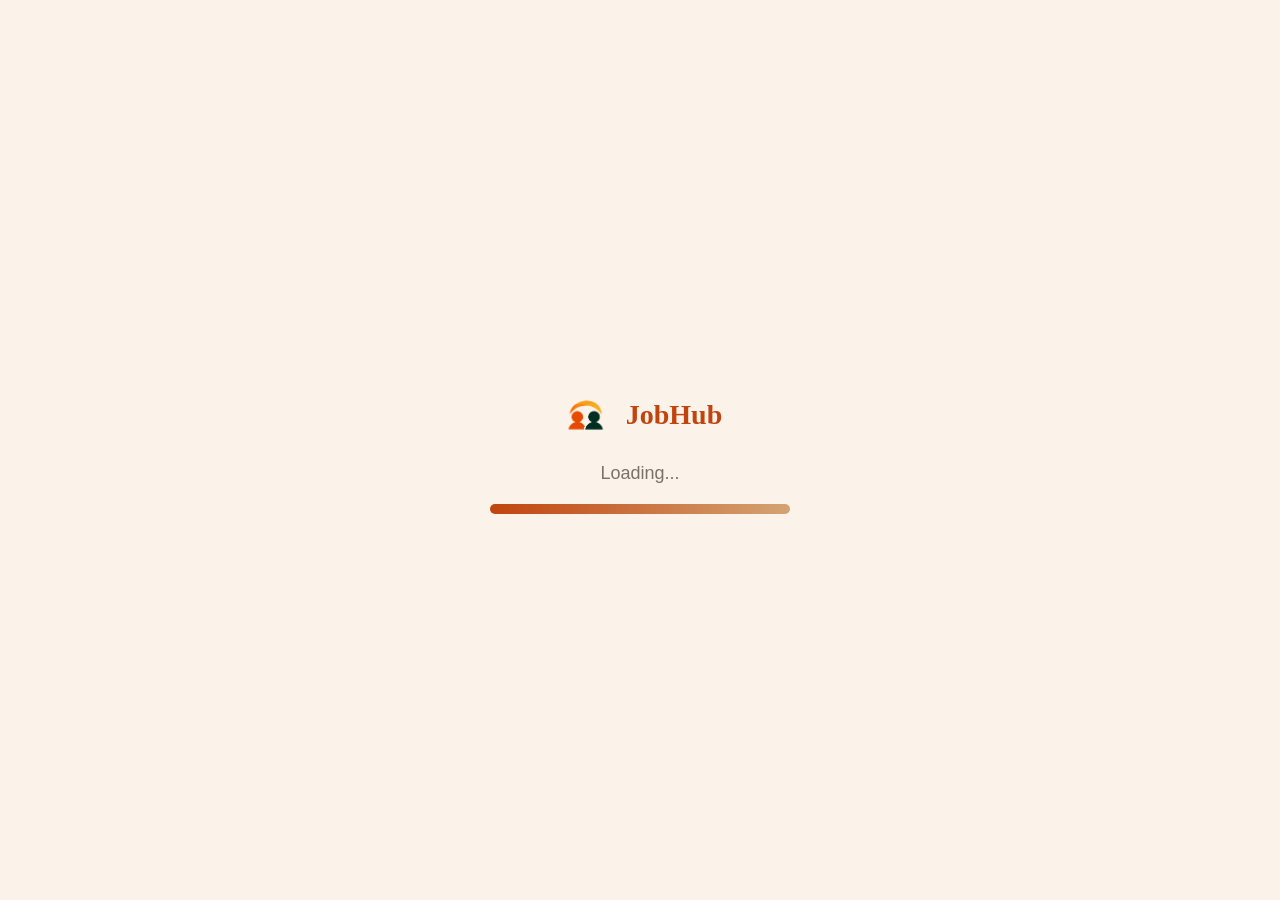
<file: index.html>
<!DOCTYPE html>
<html lang="en">
<head>
    <meta charset="UTF-8">
    <meta name="viewport" content="width=device-width, initial-scale=1.0">

    <!-- redirects to index.html after 3 seconds -->
    <meta http-equiv="refresh" content="3;url=HTML/home.html">

    <title>Loading... | JobHub</title>

    <style>
        * {
            margin: 0;
            padding: 0;
            box-sizing: border-box;
            font-family: "Segoe UI", Tahoma, Geneva, Verdana, sans-serif;
        }

        body {
            height: 100vh;
            display: flex;
            justify-content: center;
            align-items: center;
            background: #FBF3E9;
            padding: 0 5vw;
        }

        .container {
            display: flex;
            flex-direction: column;
            align-items: center;
            gap: 20px;
            width: 100%;
            max-width: 380px;
        }

        .brand {
            display: flex;
            align-items: center;
            justify-content: center;
            gap: 12px;
        }

        .logo-img {
            width: 56px;
            height: 56px;
            object-fit: contain;
        }

        .logo-text {
            font-family: Georgia, "Times New Roman", serif;
            font-size: 28px;
            font-weight: bold;
            color: #C1440E;
            line-height: 1;
        }

        h2 {
            color: #7A7267;
            font-size: 18px;
            font-weight: 500;
            text-align: center;
        }

        .loader {
            width: 100%;
            max-width: 300px;
            height: 10px;
            background: #EAE0D2;
            border-radius: 20px;
            overflow: hidden;
        }

        .progress {
            width: 0%;
            height: 100%;
            background: linear-gradient(to right, #C1440E, #D4A373);
            animation: load 3s linear forwards;
        }

        @keyframes load {
            from { width: 0%; }
            to { width: 100%; }
        }
    </style>
</head>
<body>

    <div class="container">
        <div class="brand">
            <img src="images/logo.png" class="logo-img" alt="JobHub Logo">
            <div class="logo-text">JobHub</div>
        </div>

        <h2>Loading...</h2>

        <div class="loader">
            <div class="progress"></div>
        </div>
    </div>

</body>
</html>
</file>
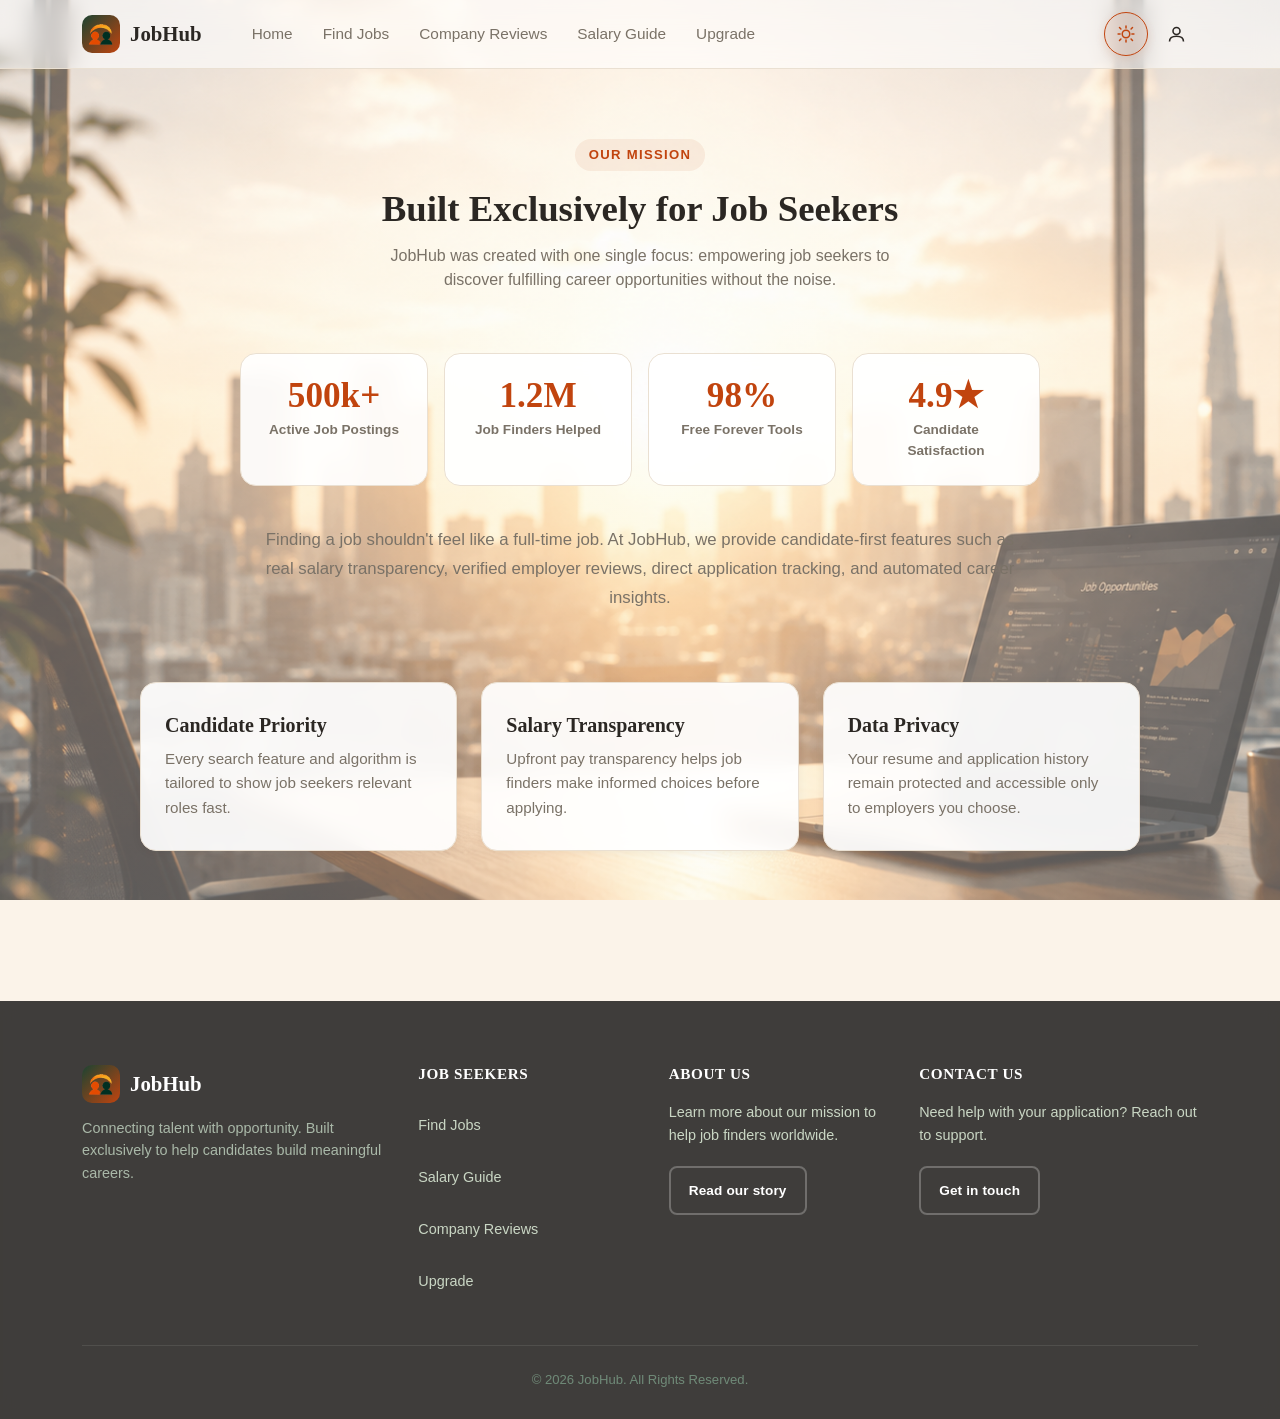
<file: HTML/about.html>
<!DOCTYPE html>
<html lang="en">
<head>
  <meta charset="UTF-8">
  <title>About Us — JobHub</title>
  <meta name="viewport" content="width=device-width, initial-scale=1.0">
  <link rel="icon" href="../images/logo.png">
  <link rel="stylesheet" href="../CSS/about.css">
</head>
<body>
  <input type="checkbox" id="themeToggle" class="theme-toggle-checkbox">
  <div class="page-wrapper">
    <nav class="site-nav">
      <div class="container nav-container">
        <a href="home.html" class="logo">
          <span class="logo-mark"><img src="../images/logo.png" alt="JobHub" class="logo-img"></span>
          <span class="logo-text">JobHub</span>
        </a>
        <ul class="nav-links" id="navLinks">
  <li><a href="home.html">Home</a></li>
  <li><a href="find-jobs.html">Find Jobs</a></li>
  <li><a href="company-reviews.html">Company Reviews</a></li>
  <li><a href="salary-guide.html">Salary Guide</a></li>
  <li><a href="subscription.html">Upgrade</a></li>
</ul>
      <div class="nav-right">
          <label for="themeToggle" class="icon-btn theme-label" aria-label="Toggle theme">
            <svg class="icon-sun" width="20" height="20" viewBox="0 0 24 24" fill="none"><circle cx="12" cy="12" r="4.5" stroke="currentColor" stroke-width="1.8"/><path d="M12 2.5v2.4M12 19.1v2.4M4.2 4.2l1.7 1.7M18.1 18.1l1.7 1.7M2.5 12h2.4M19.1 12h2.4M4.2 19.8l1.7-1.7M18.1 5.9l1.7-1.7" stroke="currentColor" stroke-width="1.8" stroke-linecap="round"/></svg>
            <svg class="icon-moon" width="20" height="20" viewBox="0 0 24 24" fill="none"><path d="M20 14.5A8.5 8.5 0 0 1 9.5 4a8.5 8.5 0 1 0 10.5 10.5Z" stroke="currentColor" stroke-width="1.8"/></svg>
          </label>
          <div class="profile-wrap">
            <input type="checkbox" id="profileToggle" class="profile-toggle-checkbox">
            <label for="profileToggle" class="icon-btn profile-toggle" aria-label="Account menu">
              <svg width="21" height="21" viewBox="0 0 24 24" fill="none"><circle cx="12" cy="8" r="4" stroke="currentColor" stroke-width="1.8"/><path d="M4 20c0-4 3.6-6 8-6s8 2 8 6" stroke="currentColor" stroke-width="1.8"/></svg>
            </label>
            <div class="profile-menu">
             
              <a href="home.html" class="btn btn-primary btn-block btn-sm">Log Out</a>
            </div>
          </div>
          <input type="checkbox" id="navToggle" class="nav-toggle-checkbox">
          <label for="navToggle" class="nav-toggle" aria-label="Open menu"><span></span><span></span><span></span></label>
        </div>
      </div>
    </nav>

    <header class="page-hero">
      <div class="container">
        <span class="eyebrow">Our Mission</span>
        <h1>Built Exclusively for Job Seekers</h1>
        <p>JobHub was created with one single focus: empowering job seekers to discover fulfilling career opportunities without the noise.</p>
      </div>
    </header>

    <section class="about-story">
      <div class="container">
        <div class="stats-row">
          <div class="stat">
            <span class="stat-num">500k+</span>
            <span class="stat-label">Active Job Postings</span>
          </div>
          <div class="stat">
            <span class="stat-num">1.2M</span>
            <span class="stat-label">Job Finders Helped</span>
          </div>
          <div class="stat">
            <span class="stat-num">98%</span>
            <span class="stat-label">Free Forever Tools</span>
          </div>
          <div class="stat">
            <span class="stat-num">4.9★</span>
            <span class="stat-label">Candidate Satisfaction</span>
          </div>
        </div>

        <p>Finding a job shouldn't feel like a full-time job. At JobHub, we provide candidate-first features such as real salary transparency, verified employer reviews, direct application tracking, and automated career insights.</p>
      </div>
    </section>

    <section class="values-section">
      <div class="container">
        <div class="values-grid">
          <div class="card value-card">
            <h3>Candidate Priority</h3>
            <p>Every search feature and algorithm is tailored to show job seekers relevant roles fast.</p>
          </div>
          <div class="card value-card">
            <h3>Salary Transparency</h3>
            <p>Upfront pay transparency helps job finders make informed choices before applying.</p>
          </div>
          <div class="card value-card">
            <h3>Data Privacy</h3>
            <p>Your resume and application history remain protected and accessible only to employers you choose.</p>
          </div>
        </div>
      </div>
    </section>

    <footer class="site-footer">
      <div class="container">
        <div class="footer-grid">
          <div class="footer-brand">
            <a href="home.html" class="logo"><span class="logo-mark"><img src="../images/logo.png" alt="JobHub" class="logo-img"></span> JobHub</a>
            <p>Connecting talent with opportunity. Built exclusively to help candidates build meaningful careers.</p>
          </div>
          <div>
            <h4>Job Seekers</h4>
            <ul>
              <li><a href="job-search.html">Find Jobs</a></li>
              <li><a href="salary-guide.html">Salary Guide</a></li>
              <li><a href="companies.html">Company Reviews</a></li>
              <li><a href="subscription.html">Upgrade</a></li>
            </ul>
          </div>
          <div>
            <h4>About Us</h4>
            <p style="font-size: 0.9rem; margin-bottom: 12px;">Learn more about our mission to help job finders worldwide.</p>
            <a href="about.html" class="btn btn-outline btn-sm footer-link-btn">Read our story</a>
          </div>
          <div>
            <h4>Contact Us</h4>
            <p style="font-size: 0.9rem; margin-bottom: 12px;">Need help with your application? Reach out to support.</p>
            <a href="contact.html" class="btn btn-outline btn-sm footer-link-btn">Get in touch</a>
          </div>
        </div>
        <div class="footer-bottom">© 2026 JobHub. All Rights Reserved.</div>
      </div>
    </footer>
  </div>
</body>
</html>
</file>
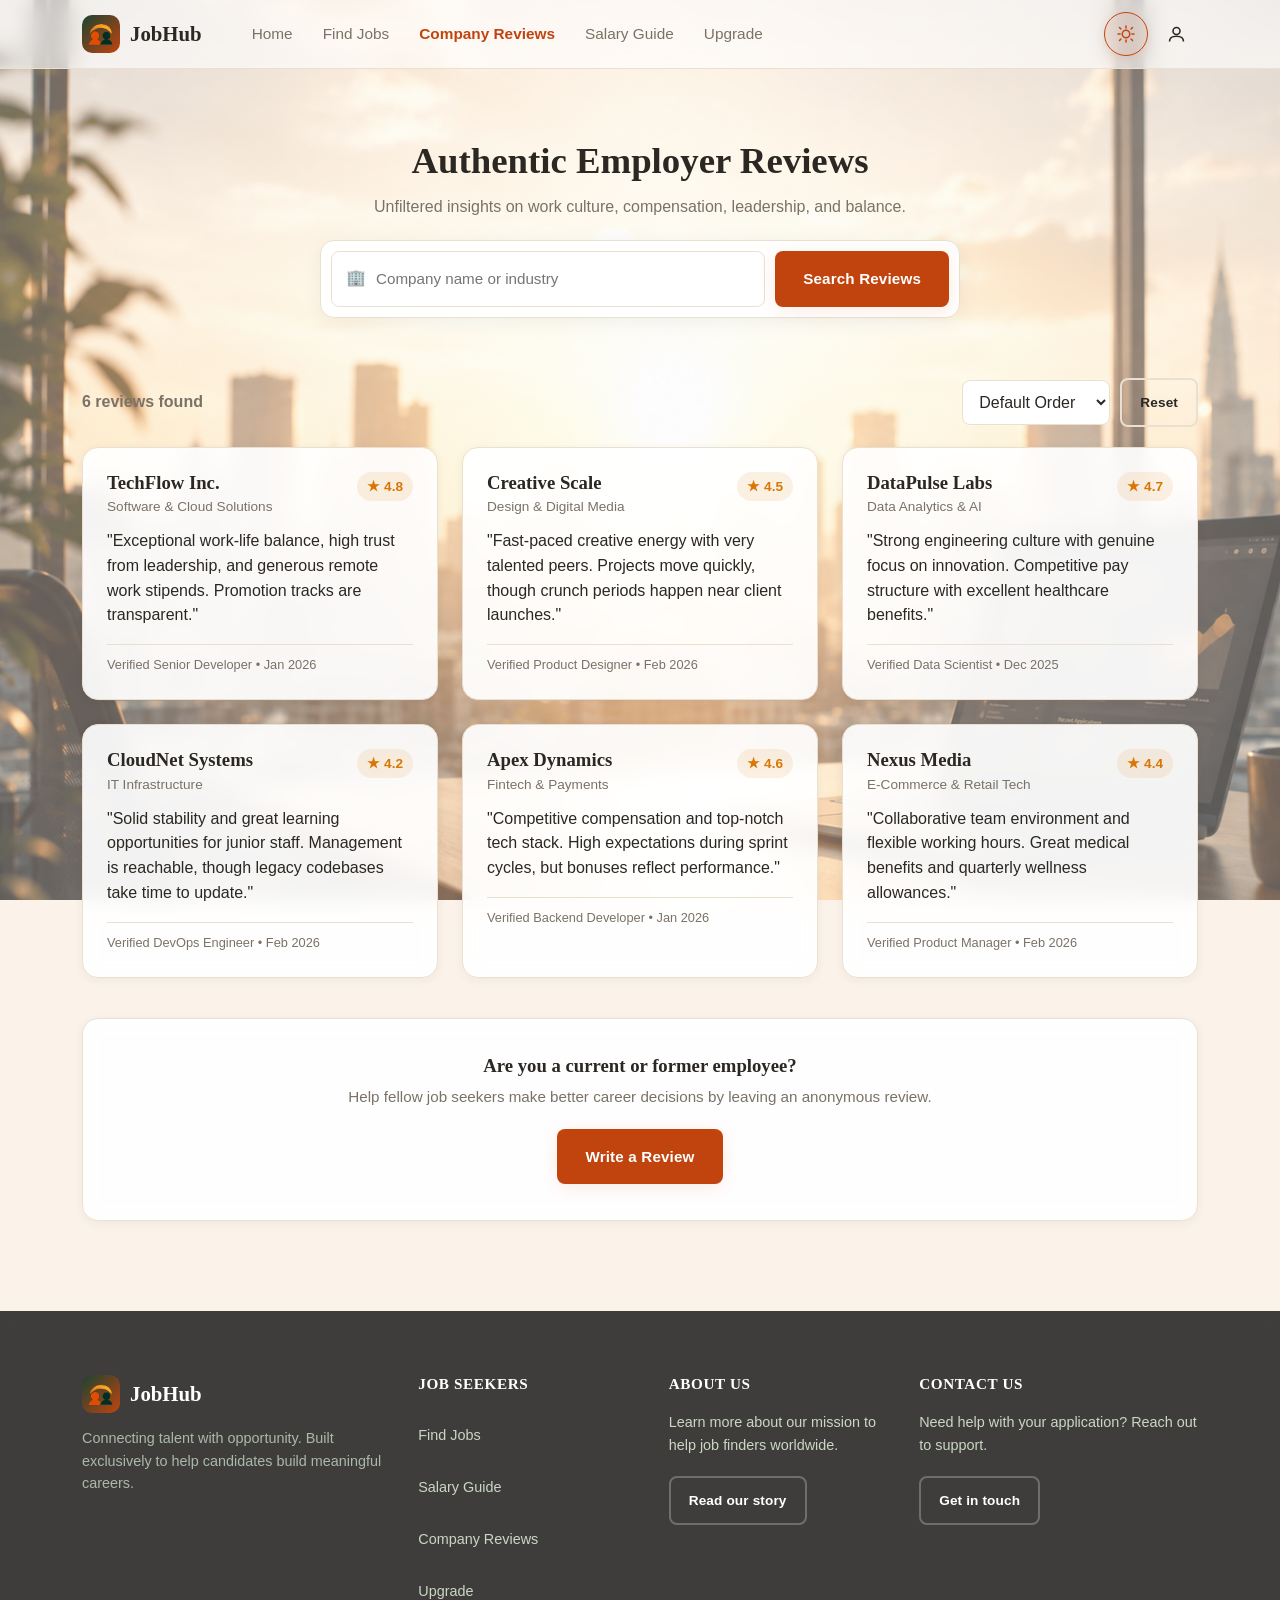
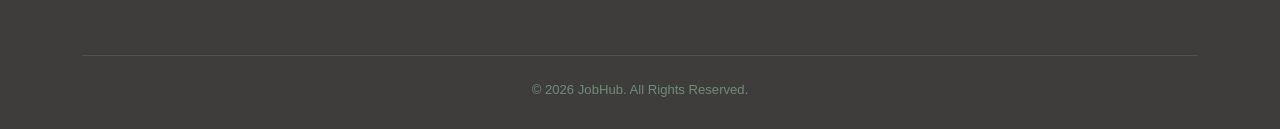
<file: HTML/company-reviews.html>
<!DOCTYPE html>
<html lang="en">
<head>
  <meta charset="UTF-8">
  <title>Company Reviews — JobHub</title>
  <meta name="viewport" content="width=device-width, initial-scale=1.0">
  <link rel="icon" href="../images/logo.png">
  <link rel="stylesheet" href="../CSS/company-reviews.css">
  <script src="../JavaScript/auth.js" defer></script>
<script src="../JavaScript/company-reviews.js" defer></script>
</head>
<body>
  <input type="checkbox" id="themeToggle" class="theme-toggle-checkbox">
  <div class="page-wrapper">
    
    <!-- HEADER NAVBAR -->
    <nav class="site-nav">
      <div class="container nav-container">
        <a href="home.html" class="logo">
          <span class="logo-mark"><img src="../images/logo.png" alt="JobHub" class="logo-img"></span>
          <span class="logo-text">JobHub</span>
        </a>

        <ul class="nav-links" id="navLinks">
  <li><a href="home.html">Home</a></li>
  <li><a href="find-jobs.html">Find Jobs</a></li>
  <li><a href="company-reviews.html" class="active">Company Reviews</a></li>
  <li><a href="salary-guide.html">Salary Guide</a></li>
  <li><a href="subscription.html">Upgrade</a></li>
</ul>

        <div class="nav-right">
          <!-- Theme Toggle Button -->
          <label for="themeToggle" class="icon-btn theme-label" aria-label="Toggle theme">
            <svg class="icon-sun" width="20" height="20" viewBox="0 0 24 24" fill="none"><circle cx="12" cy="12" r="4.5" stroke="currentColor" stroke-width="1.8"/><path d="M12 2.5v2.4M12 19.1v2.4M4.2 4.2l1.7 1.7M18.1 18.1l1.7 1.7M2.5 12h2.4M19.1 12h2.4M4.2 19.8l1.7-1.7M18.1 5.9l1.7-1.7" stroke="currentColor" stroke-width="1.8" stroke-linecap="round"/></svg>
            <svg class="icon-moon" width="20" height="20" viewBox="0 0 24 24" fill="none"><path d="M20 14.5A8.5 8.5 0 0 1 9.5 4a8.5 8.5 0 1 0 10.5 10.5Z" stroke="currentColor" stroke-width="1.8"/></svg>
          </label>

          <!-- Account Profile Menu -->
          <div class="profile-wrap">
            <input type="checkbox" id="profileToggle" class="profile-toggle-checkbox">
            <label for="profileToggle" class="icon-btn profile-toggle" aria-label="Account menu">
              <svg width="21" height="21" viewBox="0 0 24 24" fill="none"><circle cx="12" cy="8" r="4" stroke="currentColor" stroke-width="1.8"/><path d="M4 20c0-4 3.6-6 8-6s8 2 8 6" stroke="currentColor" stroke-width="1.8"/></svg>
            </label>
            <div class="profile-menu">
             
              <a href="home.html" class="btn btn-primary btn-block btn-sm">Log Out</a>
            </div>
          </div>

          <!-- Mobile Hamburger Toggle -->
          <input type="checkbox" id="navToggle" class="nav-toggle-checkbox">
          <label for="navToggle" class="nav-toggle" aria-label="Open menu"><span></span><span></span><span></span></label>
        </div>
      </div>
    </nav>

    <!-- PAGE HERO & SEARCH BAR -->
    <header class="page-hero">
      <div class="container">
        <h1>Authentic Employer Reviews</h1>
        <p>Unfiltered insights on work culture, compensation, leadership, and balance.</p>
        
        <div class="search-band" style="margin-top: 20px;">
          <div class="home-search">
            <div class="field">
              <span>🏢</span>
              <input type="text" placeholder="Company name or industry">
            </div>
            <button class="btn btn-primary">Search Reviews</button>
          </div>
        </div>
      </div>
    </header>

    <!-- MAIN REVIEWS SECTION -->
    <main class="container">
      <div class="review-grid">
        
        <div class="review-card">
          <div style="display: flex; justify-content: space-between; align-items: start; margin-bottom: 12px;">
            <div>
              <h3 style="margin-bottom: 2px;">TechFlow Inc.</h3>
              <p style="color: var(--text-muted); font-size: 0.85rem;">Software &amp; Cloud Solutions</p>
            </div>
            <span style="font-weight: 700; color: #D97706; background: rgba(217, 119, 6, 0.1); padding: 4px 10px; border-radius: 20px; font-size: 0.85rem;">★ 4.8</span>
          </div>
          <p style="margin-bottom: 16px;">"Exceptional work-life balance, high trust from leadership, and generous remote work stipends. Promotion tracks are transparent."</p>
          <div style="font-size: 0.8rem; color: var(--text-muted); border-top: 1px solid var(--border); padding-top: 10px;">Verified Senior Developer • Jan 2026</div>
        </div>

        <div class="review-card">
          <div style="display: flex; justify-content: space-between; align-items: start; margin-bottom: 12px;">
            <div>
              <h3 style="margin-bottom: 2px;">Creative Scale</h3>
              <p style="color: var(--text-muted); font-size: 0.85rem;">Design &amp; Digital Media</p>
            </div>
            <span style="font-weight: 700; color: #D97706; background: rgba(217, 119, 6, 0.1); padding: 4px 10px; border-radius: 20px; font-size: 0.85rem;">★ 4.5</span>
          </div>
          <p style="margin-bottom: 16px;">"Fast-paced creative energy with very talented peers. Projects move quickly, though crunch periods happen near client launches."</p>
          <div style="font-size: 0.8rem; color: var(--text-muted); border-top: 1px solid var(--border); padding-top: 10px;">Verified Product Designer • Feb 2026</div>
        </div>

        <div class="review-card">
          <div style="display: flex; justify-content: space-between; align-items: start; margin-bottom: 12px;">
            <div>
              <h3 style="margin-bottom: 2px;">DataPulse Labs</h3>
              <p style="color: var(--text-muted); font-size: 0.85rem;">Data Analytics &amp; AI</p>
            </div>
            <span style="font-weight: 700; color: #D97706; background: rgba(217, 119, 6, 0.1); padding: 4px 10px; border-radius: 20px; font-size: 0.85rem;">★ 4.7</span>
          </div>
          <p style="margin-bottom: 16px;">"Strong engineering culture with genuine focus on innovation. Competitive pay structure with excellent healthcare benefits."</p>
          <div style="font-size: 0.8rem; color: var(--text-muted); border-top: 1px solid var(--border); padding-top: 10px;">Verified Data Scientist • Dec 2025</div>
        </div>

        <div class="review-card">
          <div style="display: flex; justify-content: space-between; align-items: start; margin-bottom: 12px;">
            <div>
              <h3 style="margin-bottom: 2px;">CloudNet Systems</h3>
              <p style="color: var(--text-muted); font-size: 0.85rem;">IT Infrastructure</p>
            </div>
            <span style="font-weight: 700; color: #D97706; background: rgba(217, 119, 6, 0.1); padding: 4px 10px; border-radius: 20px; font-size: 0.85rem;">★ 4.2</span>
          </div>
          <p style="margin-bottom: 16px;">"Solid stability and great learning opportunities for junior staff. Management is reachable, though legacy codebases take time to update."</p>
          <div style="font-size: 0.8rem; color: var(--text-muted); border-top: 1px solid var(--border); padding-top: 10px;">Verified DevOps Engineer • Feb 2026</div>
        </div>
        <!-- Extra Review Card 1 -->
        <div class="review-card">
          <div style="display: flex; justify-content: space-between; align-items: start; margin-bottom: 12px;">
            <div>
              <h3 style="margin-bottom: 2px;">Apex Dynamics</h3>
              <p style="color: var(--text-muted); font-size: 0.85rem;">Fintech &amp; Payments</p>
            </div>
            <span style="font-weight: 700; color: #D97706; background: rgba(217, 119, 6, 0.1); padding: 4px 10px; border-radius: 20px; font-size: 0.85rem;">★ 4.6</span>
          </div>
          <p style="margin-bottom: 16px;">"Competitive compensation and top-notch tech stack. High expectations during sprint cycles, but bonuses reflect performance."</p>
          <div style="font-size: 0.8rem; color: var(--text-muted); border-top: 1px solid var(--border); padding-top: 10px;">Verified Backend Developer • Jan 2026</div>
        </div>

        <!-- Extra Review Card 2 -->
        <div class="review-card">
          <div style="display: flex; justify-content: space-between; align-items: start; margin-bottom: 12px;">
            <div>
              <h3 style="margin-bottom: 2px;">Nexus Media</h3>
              <p style="color: var(--text-muted); font-size: 0.85rem;">E-Commerce &amp; Retail Tech</p>
            </div>
            <span style="font-weight: 700; color: #D97706; background: rgba(217, 119, 6, 0.1); padding: 4px 10px; border-radius: 20px; font-size: 0.85rem;">★ 4.4</span>
          </div>
          <p style="margin-bottom: 16px;">"Collaborative team environment and flexible working hours. Great medical benefits and quarterly wellness allowances."</p>
          <div style="font-size: 0.8rem; color: var(--text-muted); border-top: 1px solid var(--border); padding-top: 10px;">Verified Product Manager • Feb 2026</div>
        </div>

      </div>

      <!-- CALLOUT CTA -->
      <div class="about-text-card" style="text-align: center; margin-bottom: 60px;">
        <h3>Are you a current or former employee?</h3>
        <p style="color: var(--text-muted); font-size: 0.95rem; margin: 8px 0 20px;">Help fellow job seekers make better career decisions by leaving an anonymous review.</p>
        <button class="btn btn-primary">Write a Review</button>
      </div>
    </main>

    <footer class="site-footer">
      <div class="container">
        <div class="footer-grid">
          <div class="footer-brand">
            <a href="home.html" class="logo"><span class="logo-mark"><img src="../images/logo.png" alt="JobHub" class="logo-img"></span> JobHub</a>
            <p>Connecting talent with opportunity. Built exclusively to help candidates build meaningful careers.</p>
          </div>
          <div>
            <h4>Job Seekers</h4>
            <ul>
              <li><a href="job-search.html">Find Jobs</a></li>
              <li><a href="salary-guide.html">Salary Guide</a></li>
              <li><a href="companies.html">Company Reviews</a></li>
              <li><a href="subscription.html">Upgrade</a></li>
            </ul>
          </div>
          <div>
            <h4>About Us</h4>
            <p style="font-size: 0.9rem; margin-bottom: 12px;">Learn more about our mission to help job finders worldwide.</p>
            <a href="about.html" class="btn btn-outline btn-sm footer-link-btn">Read our story</a>
          </div>
          <div>
            <h4>Contact Us</h4>
            <p style="font-size: 0.9rem; margin-bottom: 12px;">Need help with your application? Reach out to support.</p>
            <a href="contact.html" class="btn btn-outline btn-sm footer-link-btn">Get in touch</a>
          </div>
        </div>
        <div class="footer-bottom">© 2026 JobHub. All Rights Reserved.</div>
      </div>
    </footer>
  </div>
</body>
</html>
</file>
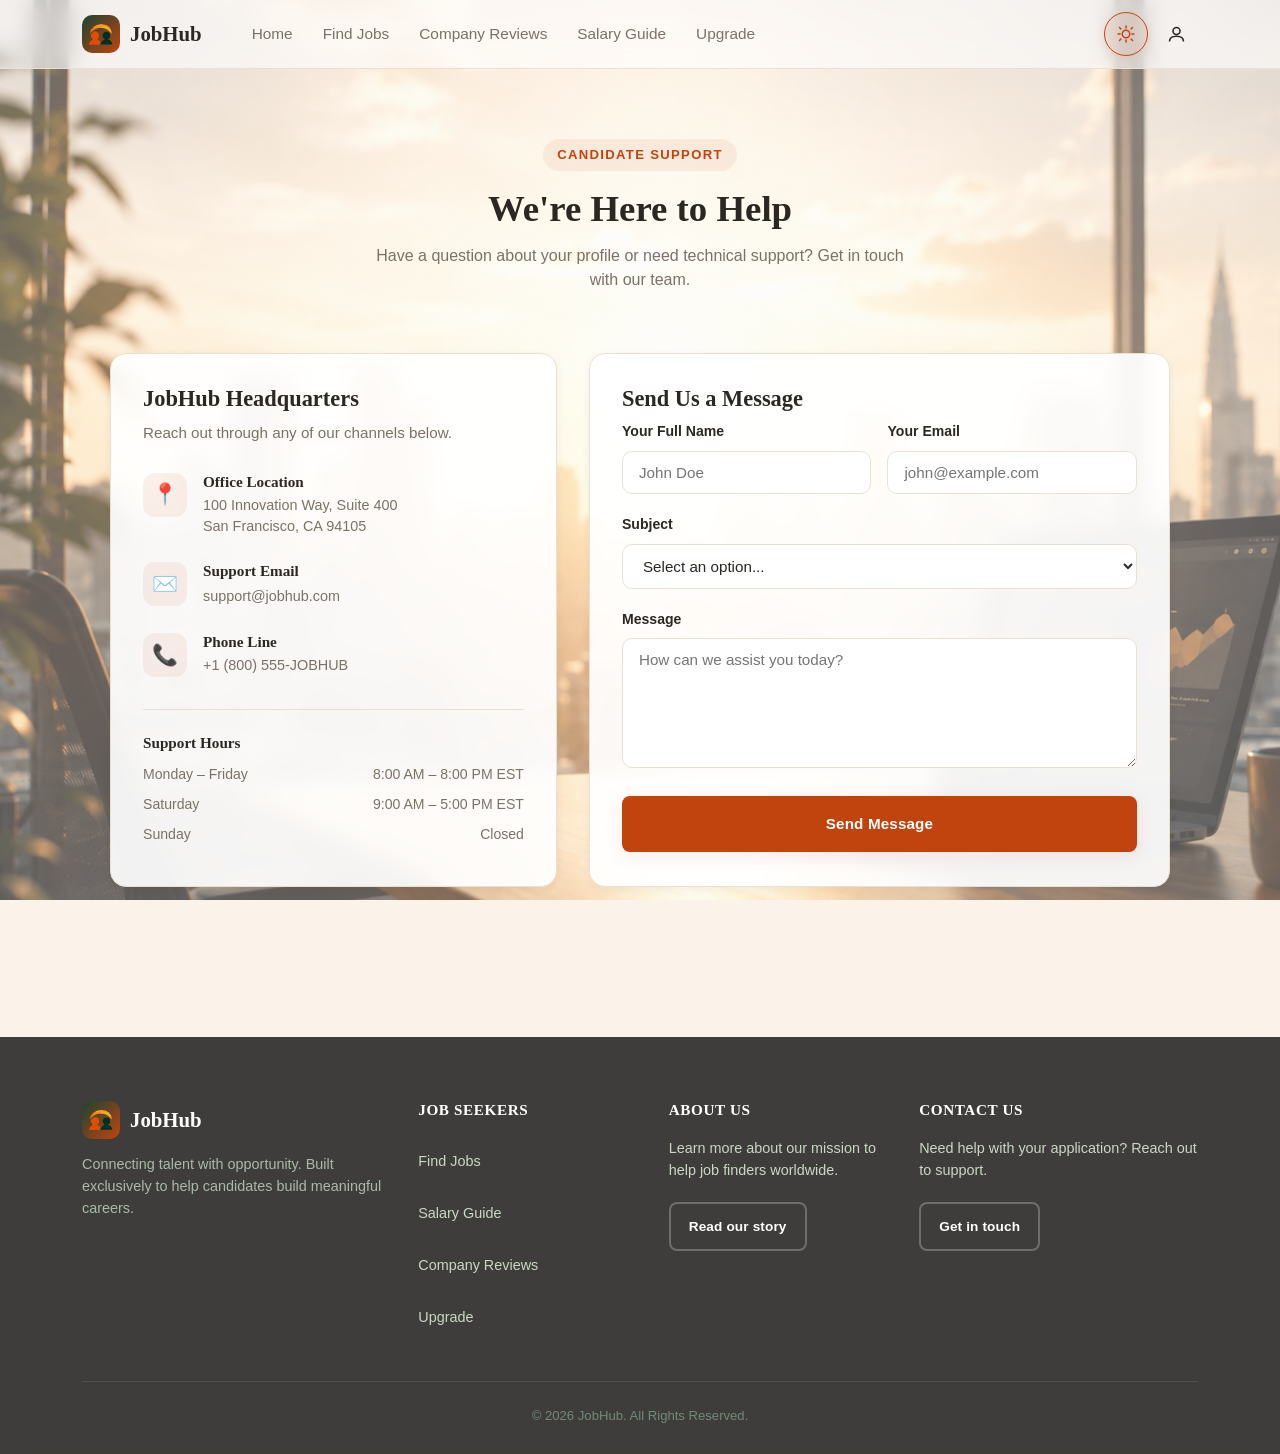
<file: HTML/contact.html>
<!DOCTYPE html>
<html lang="en">
<head>
  <meta charset="UTF-8">
  <title>Contact Support — JobHub</title>
  <meta name="viewport" content="width=device-width, initial-scale=1.0">
  <link rel="icon" href="../images/logo.png">
  <link rel="stylesheet" href="../CSS/contact.css">
</head>
<body>
  <input type="checkbox" id="themeToggle" class="theme-toggle-checkbox">
  <div class="page-wrapper">
    <nav class="site-nav">
      <div class="container nav-container">
        <a href="home.html" class="logo">
          <span class="logo-mark"><img src="../images/logo.png" alt="JobHub" class="logo-img"></span>
          <span class="logo-text">JobHub</span>
        </a>
        <ul class="nav-links" id="navLinks">
  <li><a href="home.html" >Home</a></li>
  <li><a href="find-jobs.html">Find Jobs</a></li>
  <li><a href="company-reviews.html">Company Reviews</a></li>
  <li><a href="salary-guide.html">Salary Guide</a></li>
  <li><a href="subscription.html">Upgrade</a></li>
</ul>
<div class="nav-right">
          <label for="themeToggle" class="icon-btn theme-label" aria-label="Toggle theme">
            <svg class="icon-sun" width="20" height="20" viewBox="0 0 24 24" fill="none"><circle cx="12" cy="12" r="4.5" stroke="currentColor" stroke-width="1.8"/><path d="M12 2.5v2.4M12 19.1v2.4M4.2 4.2l1.7 1.7M18.1 18.1l1.7 1.7M2.5 12h2.4M19.1 12h2.4M4.2 19.8l1.7-1.7M18.1 5.9l1.7-1.7" stroke="currentColor" stroke-width="1.8" stroke-linecap="round"/></svg>
            <svg class="icon-moon" width="20" height="20" viewBox="0 0 24 24" fill="none"><path d="M20 14.5A8.5 8.5 0 0 1 9.5 4a8.5 8.5 0 1 0 10.5 10.5Z" stroke="currentColor" stroke-width="1.8"/></svg>
          </label>
          <div class="profile-wrap">
            <input type="checkbox" id="profileToggle" class="profile-toggle-checkbox">
            <label for="profileToggle" class="icon-btn profile-toggle" aria-label="Account menu">
              <svg width="21" height="21" viewBox="0 0 24 24" fill="none"><circle cx="12" cy="8" r="4" stroke="currentColor" stroke-width="1.8"/><path d="M4 20c0-4 3.6-6 8-6s8 2 8 6" stroke="currentColor" stroke-width="1.8"/></svg>
            </label>
            <div class="profile-menu">
            
              <a href="home.html" class="btn btn-primary btn-block btn-sm">Log Out</a>
            </div>
          </div>
          <input type="checkbox" id="navToggle" class="nav-toggle-checkbox">
          <label for="navToggle" class="nav-toggle" aria-label="Open menu"><span></span><span></span><span></span></label>
        </div>
      </div>
    </nav>
      

    <header class="page-hero">
      <div class="container">
        <span class="eyebrow">Candidate Support</span>
        <h1>We're Here to Help</h1>
        <p>Have a question about your profile or need technical support? Get in touch with our team.</p>
      </div>
    </header>

    <section class="contact-section">
      <div class="container">
        <div class="contact-grid">
          
          <!-- Contact Details Card -->
          <div class="card contact-info-card">
            <h2>JobHub Headquarters</h2>
            <p>Reach out through any of our channels below.</p>

            <div class="contact-item">
              <div class="contact-icon">📍</div>
              <div>
                <h4>Office Location</h4>
                <p>100 Innovation Way, Suite 400<br>San Francisco, CA 94105</p>
              </div>
            </div>

            <div class="contact-item">
              <div class="contact-icon">✉️</div>
              <div>
                <h4>Support Email</h4>
                <a href="mailto:support@jobhub.com">support@jobhub.com</a>
              </div>
            </div>

            <div class="contact-item">
              <div class="contact-icon">📞</div>
              <div>
                <h4>Phone Line</h4>
                <p>+1 (800) 555-JOBHUB</p>
              </div>
            </div>

            <div class="contact-hours">
              <h4>Support Hours</h4>
              <div class="hours-row"><span>Monday – Friday</span><span>8:00 AM – 8:00 PM EST</span></div>
              <div class="hours-row"><span>Saturday</span><span>9:00 AM – 5:00 PM EST</span></div>
              <div class="hours-row"><span>Sunday</span><span>Closed</span></div>
            </div>
          </div>

          <!-- Contact Form -->
          <div class="card contact-form-card">
            <h2>Send Us a Message</h2>
            <form action="#" method="POST">
              <div class="form-row two-col">
                <div class="form-group">
                  <label class="form-label" for="c-name">Your Full Name</label>
                  <input class="form-input" type="text" id="c-name" placeholder="John Doe" required>
                </div>
                <div class="form-group">
                  <label class="form-label" for="c-email">Your Email</label>
                  <input class="form-input" type="email" id="c-email" placeholder="john@example.com" required>
                </div>
              </div>

              <div class="form-group">
                <label class="form-label" for="c-subject">Subject</label>
                <select class="form-select" id="c-subject" required>
                  <option value="" disabled selected>Select an option...</option>
                  <option value="account">Account & Profile Issues</option>
                  <option value="application">Job Application Help</option>
                  <option value="feedback">Website Feedback</option>
                  <option value="other">Other Inquiry</option>
                </select>
              </div>

              <div class="form-group">
                <label class="form-label" for="c-msg">Message</label>
                <textarea class="form-textarea" id="c-msg" placeholder="How can we assist you today?" required minlength="10"></textarea>
              </div>

              <button type="submit" class="btn btn-primary btn-block">Send Message</button>
            </form>
          </div>

        </div>
      </div>
    </section>

    <footer class="site-footer">
      <div class="container">
        <div class="footer-grid">
          <div class="footer-brand">
            <a href="home.html" class="logo"><span class="logo-mark"><img src="../images/logo.png" alt="JobHub" class="logo-img"></span> JobHub</a>
            <p>Connecting talent with opportunity. Built exclusively to help candidates build meaningful careers.</p>
          </div>
          <div>
            <h4>Job Seekers</h4>
            <ul>
              <li><a href="job-search.html">Find Jobs</a></li>
              <li><a href="salary-guide.html">Salary Guide</a></li>
              <li><a href="companies.html">Company Reviews</a></li>
              <li><a href="subscription.html">Upgrade</a></li>
            </ul>
          </div>
          <div>
            <h4>About Us</h4>
            <p style="font-size: 0.9rem; margin-bottom: 12px;">Learn more about our mission to help job finders worldwide.</p>
            <a href="about.html" class="btn btn-outline btn-sm footer-link-btn">Read our story</a>
          </div>
          <div>
            <h4>Contact Us</h4>
            <p style="font-size: 0.9rem; margin-bottom: 12px;">Need help with your application? Reach out to support.</p>
            <a href="contact.html" class="btn btn-outline btn-sm footer-link-btn">Get in touch</a>
          </div>
        </div>
        <div class="footer-bottom">© 2026 JobHub. All Rights Reserved.</div>
      </div>
    </footer>
  </div>
</body>
</html>
</file>
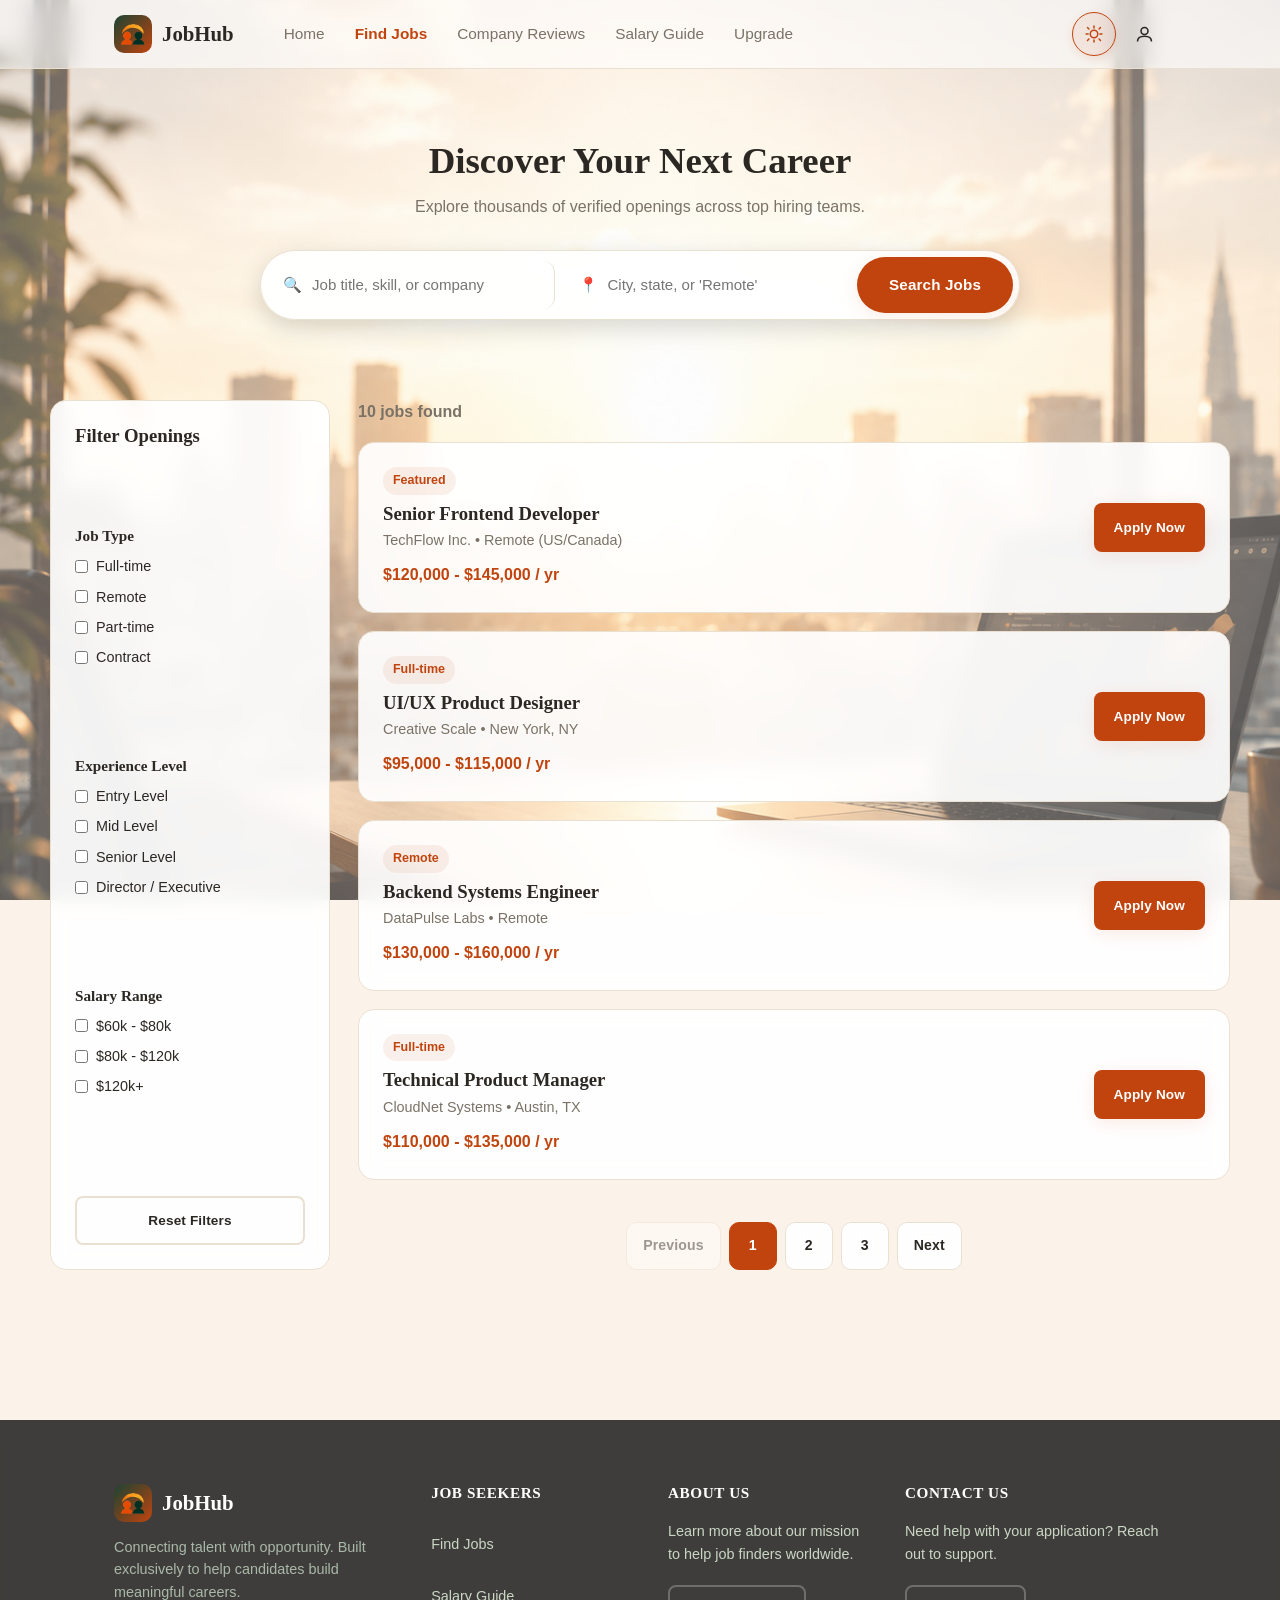
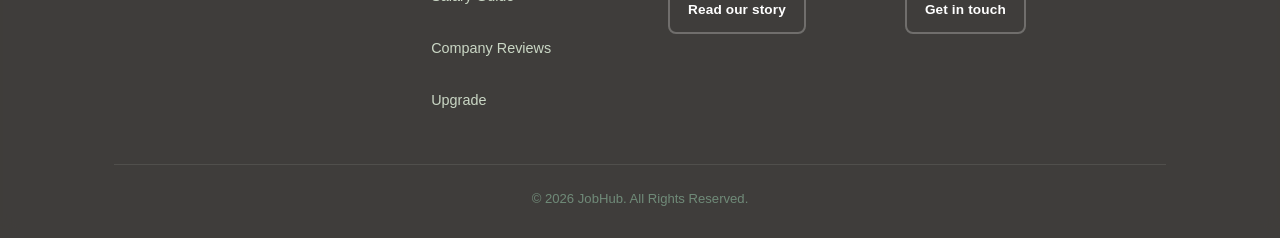
<file: HTML/find-jobs.html>
<!DOCTYPE html>
<html lang="en">
<head>
    <meta charset="UTF-8">
    <meta name="viewport" content="width=device-width, initial-scale=1.0">

    <title>Find Jobs — JobHub</title>

    <link rel="icon" href="../images/logo.png">
    <link rel="stylesheet" href="../CSS/find-jobs.css">

    <!-- JavaScript -->
    <script src="../JavaScript/auth.js" defer></script>
    <script src="../JavaScript/find-jobs.js" defer></script>
</head>

<body>

    <!-- THEME TOGGLE -->
    <input
        type="checkbox"
        id="themeToggle"
        class="theme-toggle-checkbox"
    >

    <div class="page-wrapper">

        <!-- ================= NAVBAR ================= -->

        <nav class="site-nav">
            <div class="container nav-container">

                <a href="home.html" class="logo">
                    <span class="logo-mark">
                        <img
                            src="../images/logo.png"
                            alt="JobHub"
                            class="logo-img"
                        >
                    </span>

                    <span class="logo-text">JobHub</span>
                </a>

                <ul class="nav-links" id="navLinks">
                    <li>
                        <a href="home.html">Home</a>
                    </li>

                    <li>
                        <a href="find-jobs.html" class="active">
                            Find Jobs
                        </a>
                    </li>

                    <li>
                        <a href="company-reviews.html">
                            Company Reviews
                        </a>
                    </li>

                    <li>
                        <a href="salary-guide.html">
                            Salary Guide
                        </a>
                    </li>

                    <li>
                        <a href="subscription.html">
                            Upgrade
                        </a>
                    </li>
                </ul>

                <div class="nav-right">

                    <!-- THEME BUTTON -->
                    <label
                        for="themeToggle"
                        class="icon-btn theme-label"
                        aria-label="Toggle theme"
                    >

                        <svg
                            class="icon-sun"
                            width="20"
                            height="20"
                            viewBox="0 0 24 24"
                            fill="none"
                        >
                            <circle
                                cx="12"
                                cy="12"
                                r="4.5"
                                stroke="currentColor"
                                stroke-width="1.8"
                            />

                            <path
                                d="M12 2.5v2.4M12 19.1v2.4M4.2 4.2l1.7 1.7M18.1 18.1l1.7 1.7M2.5 12h2.4M19.1 12h2.4M4.2 19.8l1.7-1.7M18.1 5.9l1.7-1.7"
                                stroke="currentColor"
                                stroke-width="1.8"
                                stroke-linecap="round"
                            />
                        </svg>

                        <svg
                            class="icon-moon"
                            width="20"
                            height="20"
                            viewBox="0 0 24 24"
                            fill="none"
                        >
                            <path
                                d="M20 14.5A8.5 8.5 0 0 1 9.5 4a8.5 8.5 0 1 0 10.5 10.5Z"
                                stroke="currentColor"
                                stroke-width="1.8"
                            />
                        </svg>

                    </label>

                    <!-- PROFILE MENU -->
                    <div class="profile-wrap">

                        <input
                            type="checkbox"
                            id="profileToggle"
                            class="profile-toggle-checkbox"
                        >

                        <label
                            for="profileToggle"
                            class="icon-btn profile-toggle"
                            aria-label="Account menu"
                        >

                            <svg
                                width="21"
                                height="21"
                                viewBox="0 0 24 24"
                                fill="none"
                            >
                                <circle
                                    cx="12"
                                    cy="8"
                                    r="4"
                                    stroke="currentColor"
                                    stroke-width="1.8"
                                />

                                <path
                                    d="M4 20c0-4 3.6-6 8-6s8 2 8 6"
                                    stroke="currentColor"
                                    stroke-width="1.8"
                                />
                            </svg>

                        </label>

                        <!-- Populated by find-jobs.js -->
                        <div class="profile-menu">

                            <p class="profile-menu-title">
                                Welcome to JobHub
                            </p>

                            <a
                                href="login.html"
                                class="btn btn-primary btn-block btn-sm"
                            >
                                Log In
                            </a>

                            <a
                                href="signup.html"
                                class="btn btn-outline btn-block btn-sm"
                            >
                                Sign Up
                            </a>

                        </div>
                    </div>

                    <!-- MOBILE MENU -->
                    <input
                        type="checkbox"
                        id="navToggle"
                        class="nav-toggle-checkbox"
                    >

                    <label
                        for="navToggle"
                        class="nav-toggle"
                        aria-label="Open menu"
                    >
                        <span></span>
                        <span></span>
                        <span></span>
                    </label>

                </div>
            </div>
        </nav>

        <!-- ================= HERO SECTION ================= -->

        <header class="page-hero">

            <div class="container">

                <h1>Discover Your Next Career</h1>

                <p>
                    Explore thousands of verified openings across
                    top hiring teams.
                </p>

                <!-- FUNCTIONAL SEARCH BAR -->
                <div class="search-band" style="margin-top: 20px;">

                    <form
                        class="home-search"
                        id="jobsSearch"
                        action="find-jobs.html"
                        method="GET"
                    >

                        <div class="field">

                            <span>🔍</span>

                            <input
                                type="text"
                                id="jobQuery"
                                name="q"
                                placeholder="Job title, skill, or company"
                                aria-label="Search job title, skill, or company"
                            >

                        </div>

                        <div class="field">

                            <span>📍</span>

                            <input
                                type="text"
                                id="jobLocation"
                                name="l"
                                placeholder="City, state, or 'Remote'"
                                aria-label="Search location"
                            >

                        </div>

                        <button
                            type="submit"
                            class="btn btn-primary"
                        >
                            Search Jobs
                        </button>

                    </form>
                </div>

            </div>
        </header>

        <!-- ================= FILTERS + JOB LIST ================= -->

        <div class="container filter-wrapper">

            <!-- FILTER SIDEBAR -->
            <aside class="filter-sidebar">

                <h3 style="margin-bottom: 20px;">
                    Filter Openings
                </h3>

                <!-- JOB TYPE -->
                <div class="filter-group">

                    <h4>Job Type</h4>

                    <label class="filter-checkbox">
                        <input type="checkbox">
                        Full-time
                    </label>

                    <label class="filter-checkbox">
                        <input type="checkbox">
                        Remote
                    </label>

                    <label class="filter-checkbox">
                        <input type="checkbox">
                        Part-time
                    </label>

                    <label class="filter-checkbox">
                        <input type="checkbox">
                        Contract
                    </label>

                </div>

                <!-- EXPERIENCE LEVEL -->
                <div class="filter-group">

                    <h4>Experience Level</h4>

                    <label class="filter-checkbox">
                        <input type="checkbox">
                        Entry Level
                    </label>

                    <label class="filter-checkbox">
                        <input type="checkbox">
                        Mid Level
                    </label>

                    <label class="filter-checkbox">
                        <input type="checkbox">
                        Senior Level
                    </label>

                    <label class="filter-checkbox">
                        <input type="checkbox">
                        Director / Executive
                    </label>

                </div>

                <!-- SALARY RANGE -->
                <div class="filter-group">

                    <h4>Salary Range</h4>

                    <label class="filter-checkbox">
                        <input type="checkbox">
                        $60k - $80k
                    </label>

                    <label class="filter-checkbox">
                        <input type="checkbox">
                        $80k - $120k
                    </label>

                    <label class="filter-checkbox">
                        <input type="checkbox">
                        $120k+
                    </label>

                </div>

                <!-- RESET FILTERS -->
                <button
                    type="button"
                    class="btn btn-outline btn-block btn-sm"
                    style="margin-top: 10px;"
                >
                    Reset Filters
                </button>

            </aside>

            <!-- ================= JOB FEED ================= -->

            <main class="job-feed" id="jobFeed">

                <!-- JavaScript replaces these demo cards
                     with filtered and paginated listings. -->

                <!-- JOB 1 -->
                <div class="job-card">

                    <div>
                        <span class="job-badge">Featured</span>

                        <h3 style="margin: 8px 0 4px;">
                            Senior Frontend Developer
                        </h3>

                        <p style="color: var(--text-muted); font-size: 0.9rem;">
                            TechFlow Inc. • Remote (US/Canada)
                        </p>

                        <p style="margin-top: 12px; font-weight: 700; color: var(--accent);">
                            $120,000 - $145,000 / yr
                        </p>
                    </div>

                    <a href="login.html" class="btn btn-primary btn-sm">
                        Apply Now
                    </a>

                </div>

                <!-- JOB 2 -->
                <div class="job-card">

                    <div>
                        <span class="job-badge">Full-time</span>

                        <h3 style="margin: 8px 0 4px;">
                            UI/UX Product Designer
                        </h3>

                        <p style="color: var(--text-muted); font-size: 0.9rem;">
                            Creative Scale • New York, NY
                        </p>

                        <p style="margin-top: 12px; font-weight: 700; color: var(--accent);">
                            $95,000 - $115,000 / yr
                        </p>
                    </div>

                    <a href="login.html" class="btn btn-primary btn-sm">
                        Apply Now
                    </a>

                </div>

                <!-- JOB 3 -->
                <div class="job-card">

                    <div>
                        <span class="job-badge">Remote</span>

                        <h3 style="margin: 8px 0 4px;">
                            Backend Systems Engineer
                        </h3>

                        <p style="color: var(--text-muted); font-size: 0.9rem;">
                            DataPulse Labs • Remote
                        </p>

                        <p style="margin-top: 12px; font-weight: 700; color: var(--accent);">
                            $130,000 - $160,000 / yr
                        </p>
                    </div>

                    <a href="login.html" class="btn btn-primary btn-sm">
                        Apply Now
                    </a>

                </div>

                <!-- JOB 4 -->
                <div class="job-card">

                    <div>
                        <span class="job-badge">Full-time</span>

                        <h3 style="margin: 8px 0 4px;">
                            Technical Product Manager
                        </h3>

                        <p style="color: var(--text-muted); font-size: 0.9rem;">
                            CloudNet Systems • Austin, TX
                        </p>

                        <p style="margin-top: 12px; font-weight: 700; color: var(--accent);">
                            $110,000 - $135,000 / yr
                        </p>
                    </div>

                    <a href="login.html" class="btn btn-primary btn-sm">
                        Apply Now
                    </a>

                </div>

                <!-- PAGINATION -->
                <div class="pagination-wrapper">

                    <button type="button" class="btn">
                        Previous
                    </button>

                    <button type="button" class="btn active">
                        1
                    </button>

                    <button type="button" class="btn">
                        2
                    </button>

                    <button type="button" class="btn">
                        3
                    </button>

                    <button type="button" class="btn">
                        Next
                    </button>

                </div>

            </main>

        </div>

        <!-- ================= FOOTER ================= -->

        <footer class="site-footer">

            <div class="container">

                <div class="footer-grid">

                    <!-- BRAND -->
                    <div class="footer-brand">

                        <a href="home.html" class="logo">

                            <span class="logo-mark">
                                <img
                                    src="../images/logo.png"
                                    alt="JobHub"
                                    class="logo-img"
                                >
                            </span>

                            JobHub

                        </a>

                        <p>
                            Connecting talent with opportunity.
                            Built exclusively to help candidates
                            build meaningful careers.
                        </p>

                    </div>

                    <!-- JOB SEEKERS -->
                    <div>

                        <h4>Job Seekers</h4>

                        <ul>
                            <li>
                                <a href="find-jobs.html">Find Jobs</a>
                            </li>

                            <li>
                                <a href="salary-guide.html">Salary Guide</a>
                            </li>

                            <li>
                                <a href="company-reviews.html">
                                    Company Reviews
                                </a>
                            </li>

                            <li>
                                <a href="subscription.html">Upgrade</a>
                            </li>
                        </ul>

                    </div>

                    <!-- ABOUT -->
                    <div>

                        <h4>About Us</h4>

                        <p style="font-size: 0.9rem; margin-bottom: 12px;">
                            Learn more about our mission to help
                            job finders worldwide.
                        </p>

                        <a
                            href="about.html"
                            class="btn btn-outline btn-sm footer-link-btn"
                        >
                            Read our story
                        </a>

                    </div>

                    <!-- CONTACT -->
                    <div>

                        <h4>Contact Us</h4>

                        <p style="font-size: 0.9rem; margin-bottom: 12px;">
                            Need help with your application?
                            Reach out to support.
                        </p>

                        <a
                            href="contact.html"
                            class="btn btn-outline btn-sm footer-link-btn"
                        >
                            Get in touch
                        </a>

                    </div>

                </div>

                <div class="footer-bottom">
                    © 2026 JobHub. All Rights Reserved.
                </div>

            </div>

        </footer>

    </div>

</body>
</html>
</file>
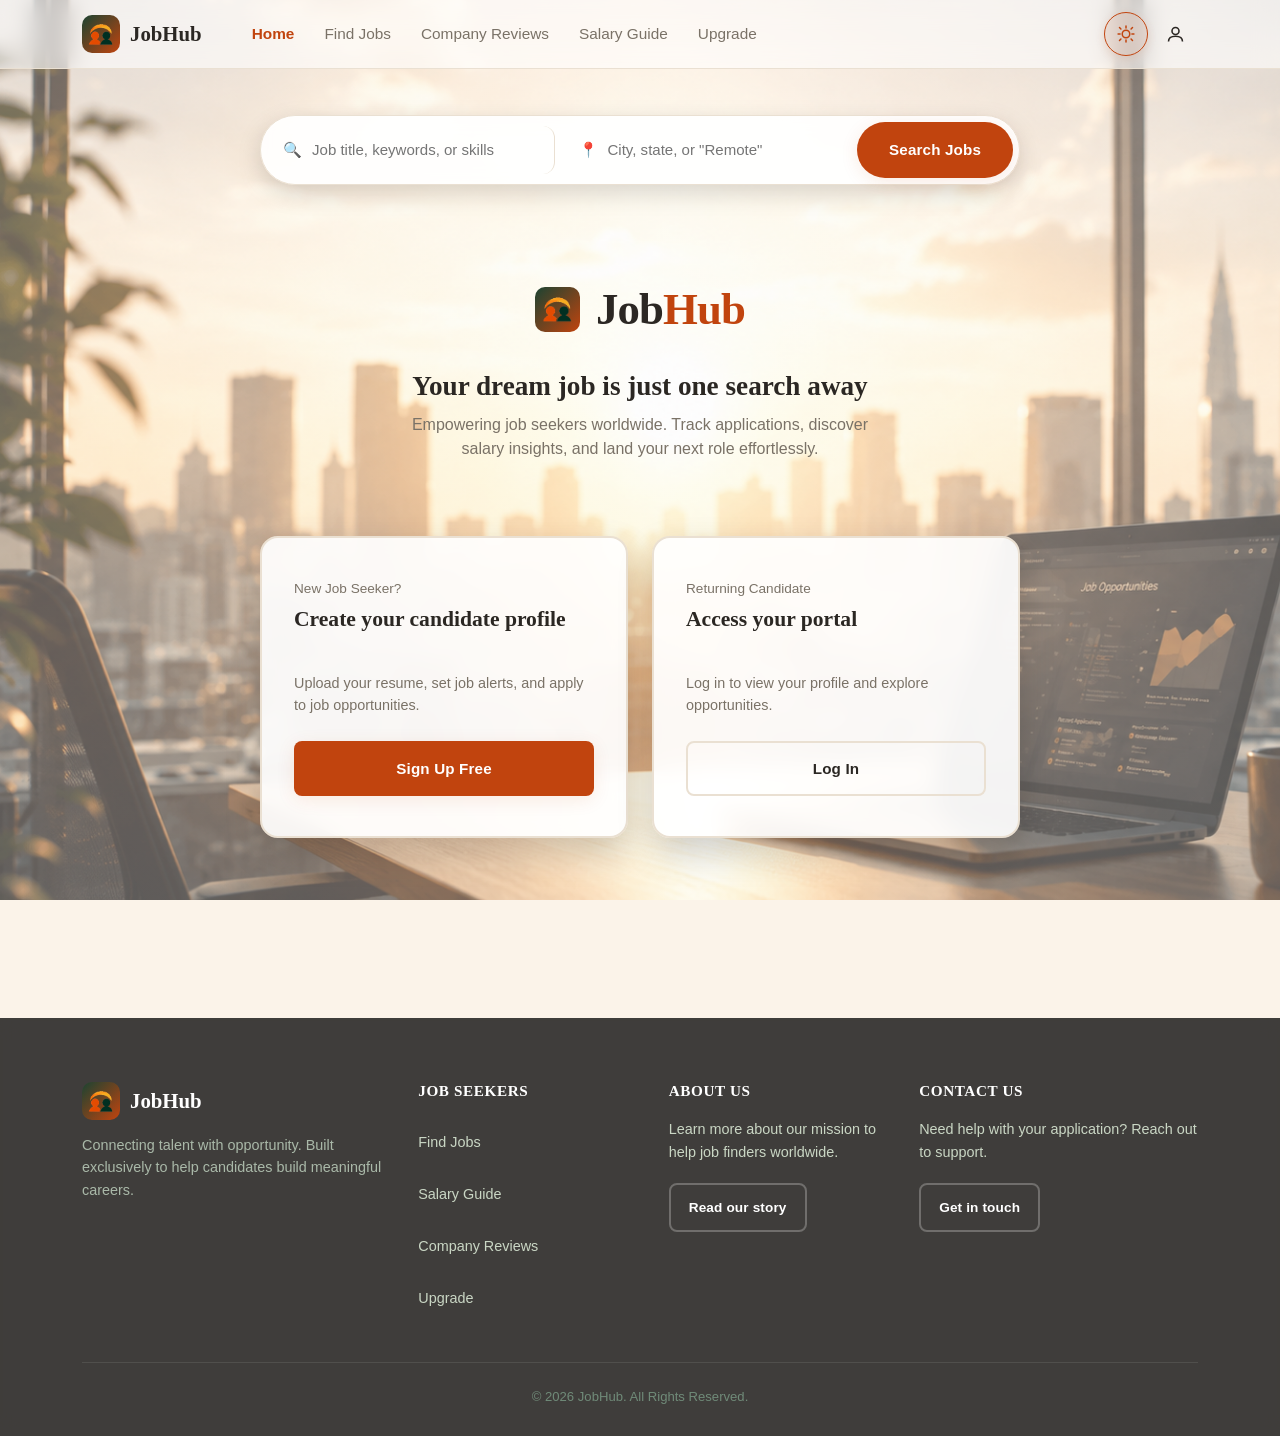
<file: HTML/home.html>
<!DOCTYPE html>
<html lang="en">
<head>
  <meta charset="UTF-8">
  <title>JobHub — Find Your Next Career Opportunity</title>
  <meta name="viewport" content="width=device-width, initial-scale=1.0">
  <link rel="icon" href="../images/logo.png">
  <link rel="stylesheet" href="../CSS/home.css">
  <script src="../JavaScript/auth.js" defer></script>
<script src="../JavaScript/home.js" defer></script>
</head>
<body>
  <input type="checkbox" id="themeToggle" class="theme-toggle-checkbox">
  <div class="page-wrapper">
    <nav class="site-nav">
      <div class="container nav-container">
        <a href="home.html" class="logo">
          <span class="logo-mark"><img src="../images/logo.png" alt="JobHub" class="logo-img"></span>
          <span class="logo-text">JobHub</span>
        </a>
        <ul class="nav-links" id="navLinks">
  <li><a href="home.html" class="active">Home</a></li>
  <li><a href="find-jobs.html">Find Jobs</a></li>
  <li><a href="company-reviews.html">Company Reviews</a></li>
  <li><a href="salary-guide.html">Salary Guide</a></li>
  <li><a href="subscription.html">Upgrade</a></li>
</ul>
        <div class="nav-right">
          <label for="themeToggle" class="icon-btn theme-label" aria-label="Toggle theme">
            <svg class="icon-sun" width="20" height="20" viewBox="0 0 24 24" fill="none"><circle cx="12" cy="12" r="4.5" stroke="currentColor" stroke-width="1.8"/><path d="M12 2.5v2.4M12 19.1v2.4M4.2 4.2l1.7 1.7M18.1 18.1l1.7 1.7M2.5 12h2.4M19.1 12h2.4M4.2 19.8l1.7-1.7M18.1 5.9l1.7-1.7" stroke="currentColor" stroke-width="1.8" stroke-linecap="round"/></svg>
            <svg class="icon-moon" width="20" height="20" viewBox="0 0 24 24" fill="none"><path d="M20 14.5A8.5 8.5 0 0 1 9.5 4a8.5 8.5 0 1 0 10.5 10.5Z" stroke="currentColor" stroke-width="1.8"/></svg>
          </label>
          <div class="profile-wrap">
            <input type="checkbox" id="profileToggle" class="profile-toggle-checkbox">
            <label for="profileToggle" class="icon-btn profile-toggle" aria-label="Account menu">
              <svg width="21" height="21" viewBox="0 0 24 24" fill="none"><circle cx="12" cy="8" r="4" stroke="currentColor" stroke-width="1.8"/><path d="M4 20c0-4 3.6-6 8-6s8 2 8 6" stroke="currentColor" stroke-width="1.8"/></svg>
            </label>
            <div class="profile-menu">
              <a href="home.html" class="btn btn-primary btn-block btn-sm">Log Out</a>
            </div>
          </div>
          <input type="checkbox" id="navToggle" class="nav-toggle-checkbox">
          <label for="navToggle" class="nav-toggle" aria-label="Open menu"><span></span><span></span><span></span></label>
        </div>
      </div>
    </nav>

    <section class="search-band">
      <div class="container">
        <form class="home-search" action="find-jobs.html" method="GET">
          <label class="field">🔍 <input type="text" name="q" placeholder="Job title, keywords, or skills" required></label>
          <label class="field">📍 <input type="text" name="l" placeholder='City, state, or "Remote"'></label>
          <button type="submit" class="btn btn-primary">Search Jobs</button>
        </form>
      </div>
    </section>

    <header class="brand-moment">
      <div class="container">
        <div class="brand-lockup">
          <span class="logo-mark-2"><img src="../images/logo.png" alt="JobHub Logo" class="logo-img-2"></span>
          <span class="brand-word">Job<span class="hub">Hub</span></span>
        </div>
        <h1>Your dream job is just one search away</h1>
        <p class="tagline">Empowering job seekers worldwide. Track applications, discover salary insights, and land your next role effortlessly.</p>
      </div>
    </header>

    <section class="role-section" id="role">
      <div class="container">
        <div class="role-grid">
          <div class="card role-card" id="jobCard">
            <p class="role-label">New Job Seeker?</p>
            <h3>Create your candidate profile</h3>
            <p class="role-desc">Upload your resume, set job alerts, and apply to thousands of active openings with a single click.</p>
            <a href="signup.html" class="btn btn-primary btn-block">Sign Up Free</a>
          </div>
          <div class="card role-card" id="profileCard">
            <p class="role-label">Returning Candidate</p>
            <h3>Access your portal</h3>
            <p class="role-desc">Log in to review submitted applications, view saved jobs, and check messages from hiring teams.</p>
            <a href="login.html" class="btn btn-outline btn-block">Log In</a>
          </div>
        </div>
      </div>
    </section>

    <footer class="site-footer">
      <div class="container">
        <div class="footer-grid">
          <div class="footer-brand">
            <a href="home.html" class="logo"><span class="logo-mark"><img src="../images/logo.png" alt="JobHub" class="logo-img"></span> JobHub</a>
            <p>Connecting talent with opportunity. Built exclusively to help candidates build meaningful careers.</p>
          </div>
          <div>
            <h4>Job Seekers</h4>
            <ul>
              <li><a href="job-search.html">Find Jobs</a></li>
              <li><a href="salary-guide.html">Salary Guide</a></li>
              <li><a href="companies.html">Company Reviews</a></li>
              <li><a href="subscription.html">Upgrade</a></li>
            </ul>
          </div>
          <div>
            <h4>About Us</h4>
            <p style="font-size: 0.9rem; margin-bottom: 12px;">Learn more about our mission to help job finders worldwide.</p>
            <a href="about.html" class="btn btn-outline btn-sm footer-link-btn">Read our story</a>
          </div>
          <div>
            <h4>Contact Us</h4>
            <p style="font-size: 0.9rem; margin-bottom: 12px;">Need help with your application? Reach out to support.</p>
            <a href="contact.html" class="btn btn-outline btn-sm footer-link-btn">Get in touch</a>
          </div>
        </div>
        <div class="footer-bottom">© 2026 JobHub. All Rights Reserved.</div>
      </div>
    </footer>
  </div>
</body>
</html>
</file>
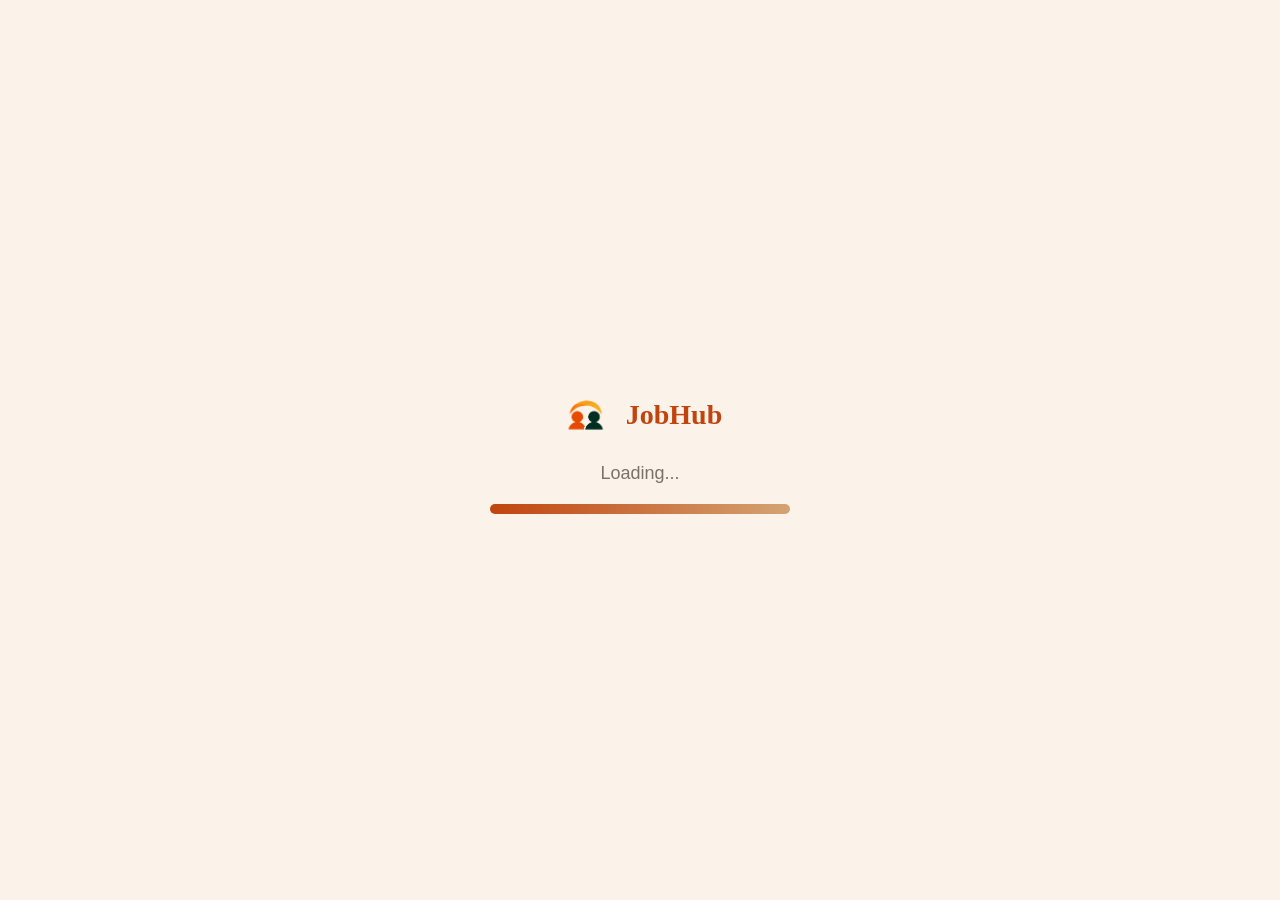
<file: HTML/loading.html>
<!DOCTYPE html>
<html lang="en">
<head>
    <meta charset="UTF-8">
    <meta name="viewport" content="width=device-width, initial-scale=1.0">

    <!-- redirects to index.html after 3 seconds -->
    <meta http-equiv="refresh" content="3;url=index.html">

    <title>Loading... | JobHub</title>

    <style>
        * {
            margin: 0;
            padding: 0;
            box-sizing: border-box;
            font-family: "Segoe UI", Tahoma, Geneva, Verdana, sans-serif;
        }

        body {
            height: 100vh;
            display: flex;
            justify-content: center;
            align-items: center;
            background: #FBF3E9;
            padding: 0 5vw;
        }

        .container {
            display: flex;
            flex-direction: column;
            align-items: center;
            gap: 20px;
            width: 100%;
            max-width: 380px;
        }

        .brand {
            display: flex;
            align-items: center;
            justify-content: center;
            gap: 12px;
        }

        .logo-img {
            width: 56px;
            height: 56px;
            object-fit: contain;
        }

        .logo-text {
            font-family: Georgia, "Times New Roman", serif;
            font-size: 28px;
            font-weight: bold;
            color: #C1440E;
            line-height: 1;
        }

        h2 {
            color: #7A7267;
            font-size: 18px;
            font-weight: 500;
            text-align: center;
        }

        .loader {
            width: 100%;
            max-width: 300px;
            height: 10px;
            background: #EAE0D2;
            border-radius: 20px;
            overflow: hidden;
        }

        .progress {
            width: 0%;
            height: 100%;
            background: linear-gradient(to right, #C1440E, #D4A373);
            animation: load 3s linear forwards;
        }

        @keyframes load {
            from { width: 0%; }
            to { width: 100%; }
        }
    </style>
</head>
<body>

    <div class="container">
        <div class="brand">
            <img src="../images/logo.png" class="logo-img" alt="JobHub Logo">
            <div class="logo-text">JobHub</div>
        </div>

        <h2>Loading...</h2>

        <div class="loader">
            <div class="progress"></div>
        </div>
    </div>

</body>
</html>
</file>
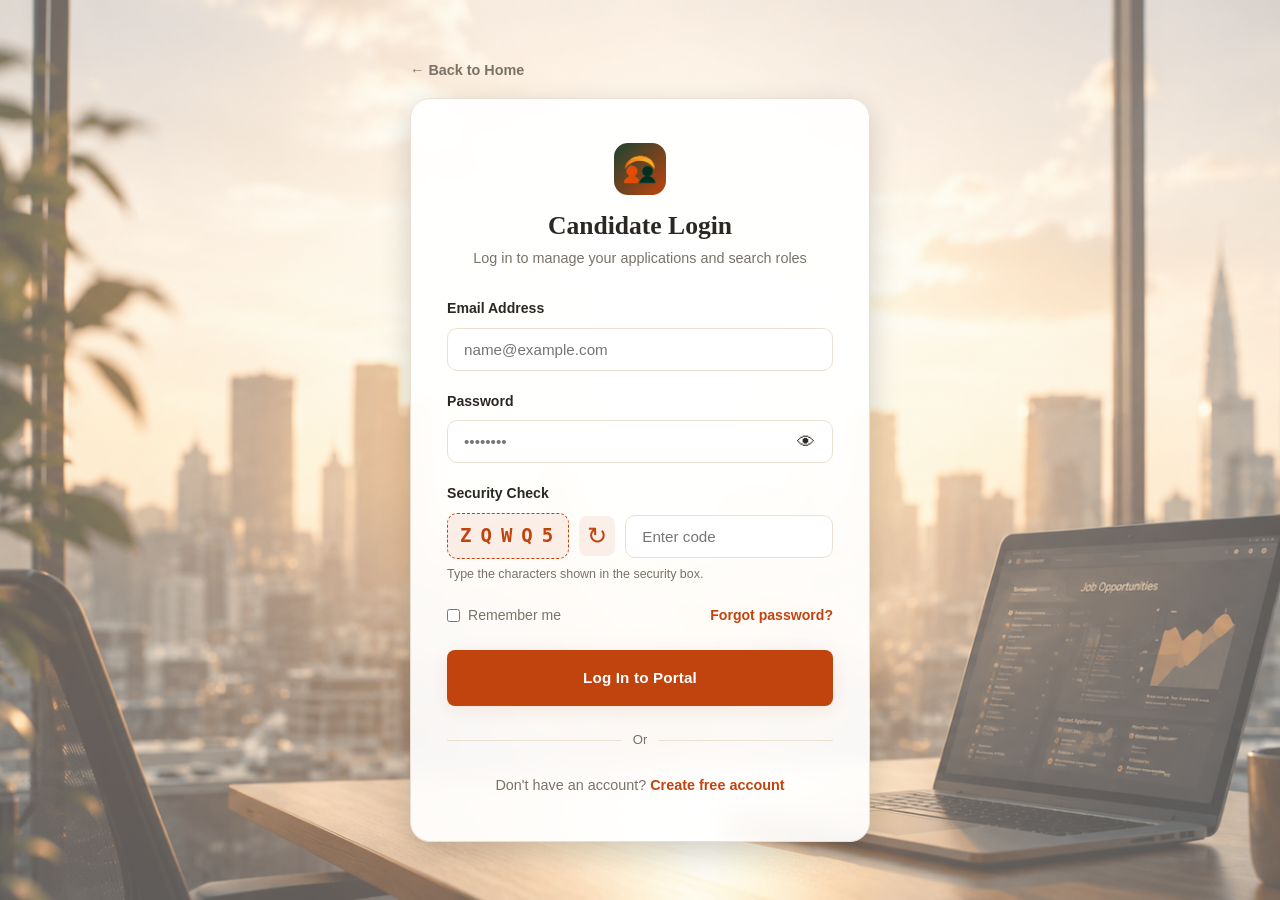
<file: HTML/login.html>
<!DOCTYPE html>
<html lang="en">
<head>
  <meta charset="UTF-8">
  <title>Log In — JobHub</title>
  <meta name="viewport" content="width=device-width, initial-scale=1.0">
  <link rel="icon" href="../images/logo.png">
  <link rel="stylesheet" href="../CSS/login.css">
  <script src="../JavaScript/auth.js" defer></script>
  <script src="../JavaScript/login.js" defer></script>
</head>
<body>
  <input type="checkbox" id="themeToggle" class="theme-toggle-checkbox">
  <div class="page-wrapper">
    <!-- <nav class="site-nav">
      <div class="container nav-container">
        <a href="index.html" class="logo">
          <span class="logo-mark"><img src="../images/logo.png" alt="JobHub" class="logo-img"></span>
          <span class="logo-text">JobHub</span>
        </a>
      </div>
    </nav> -->

    <section class="auth-section">
      <div class="container">
        <div class="auth-wrap">
          <a href="home.html" class="auth-back">← Back to Home</a>
          <div class="auth-card">
            <div class="auth-head">
              <span class="logo-mark-2"><img src="../images/logo.png" alt="JobHub Logo" class="logo-img-2"></span>
              <h1>Candidate Login</h1>
              <p>Log in to manage your applications and search roles</p>
            </div>

            <form action="home.html" method="GET">
              <div class="form-group">
                <label class="form-label" for="email">Email Address</label>
                <input class="form-input" type="email" id="email" placeholder="name@example.com" required>
              </div>

              <div class="form-group">
                <label class="form-label" for="password">Password</label>
                <input class="form-input" type="password" id="password" placeholder="••••••••" required minlength="6">
              </div>

              <!-- Pure CSS Captcha Verification -->
              <div class="form-group">
                <label class="form-label">Security Check</label>
                <div class="captcha-box">
                  <div class="captcha-visual">
                    <span>7</span><span>X</span><span>9</span><span>K</span><span>2</span>
                  </div>
                  <input class="form-input" type="text" placeholder="Enter code" pattern="7X9K2" title="Please type the 5 characters shown on the left (case-sensitive)" required>
                </div>
                <div class="form-hint">Type the characters shown in the security box.</div>
              </div>

              <div class="form-options-row">
                <label class="checkbox-row">
                  <input type="checkbox" name="remember"> Remember me
                </label>
                <a href="#" class="forgot-link">Forgot password?</a>
              </div>

              <button type="submit" class="btn btn-primary auth-submit">Log In to Portal</button>
            </form>

            <div class="auth-divider">Or</div>

            <div class="auth-switch">
              Don't have an account? <a href="signup.html">Create free account</a>
            </div>
          </div>
        </div>
      </div>
    </section>

    <!-- <footer class="site-footer">
      <div class="container">
        <div class="footer-bottom">© 2026 JobHub. All Rights Reserved.</div>
      </div>
    </footer> -->
  </div>
</body>
</html>
</file>
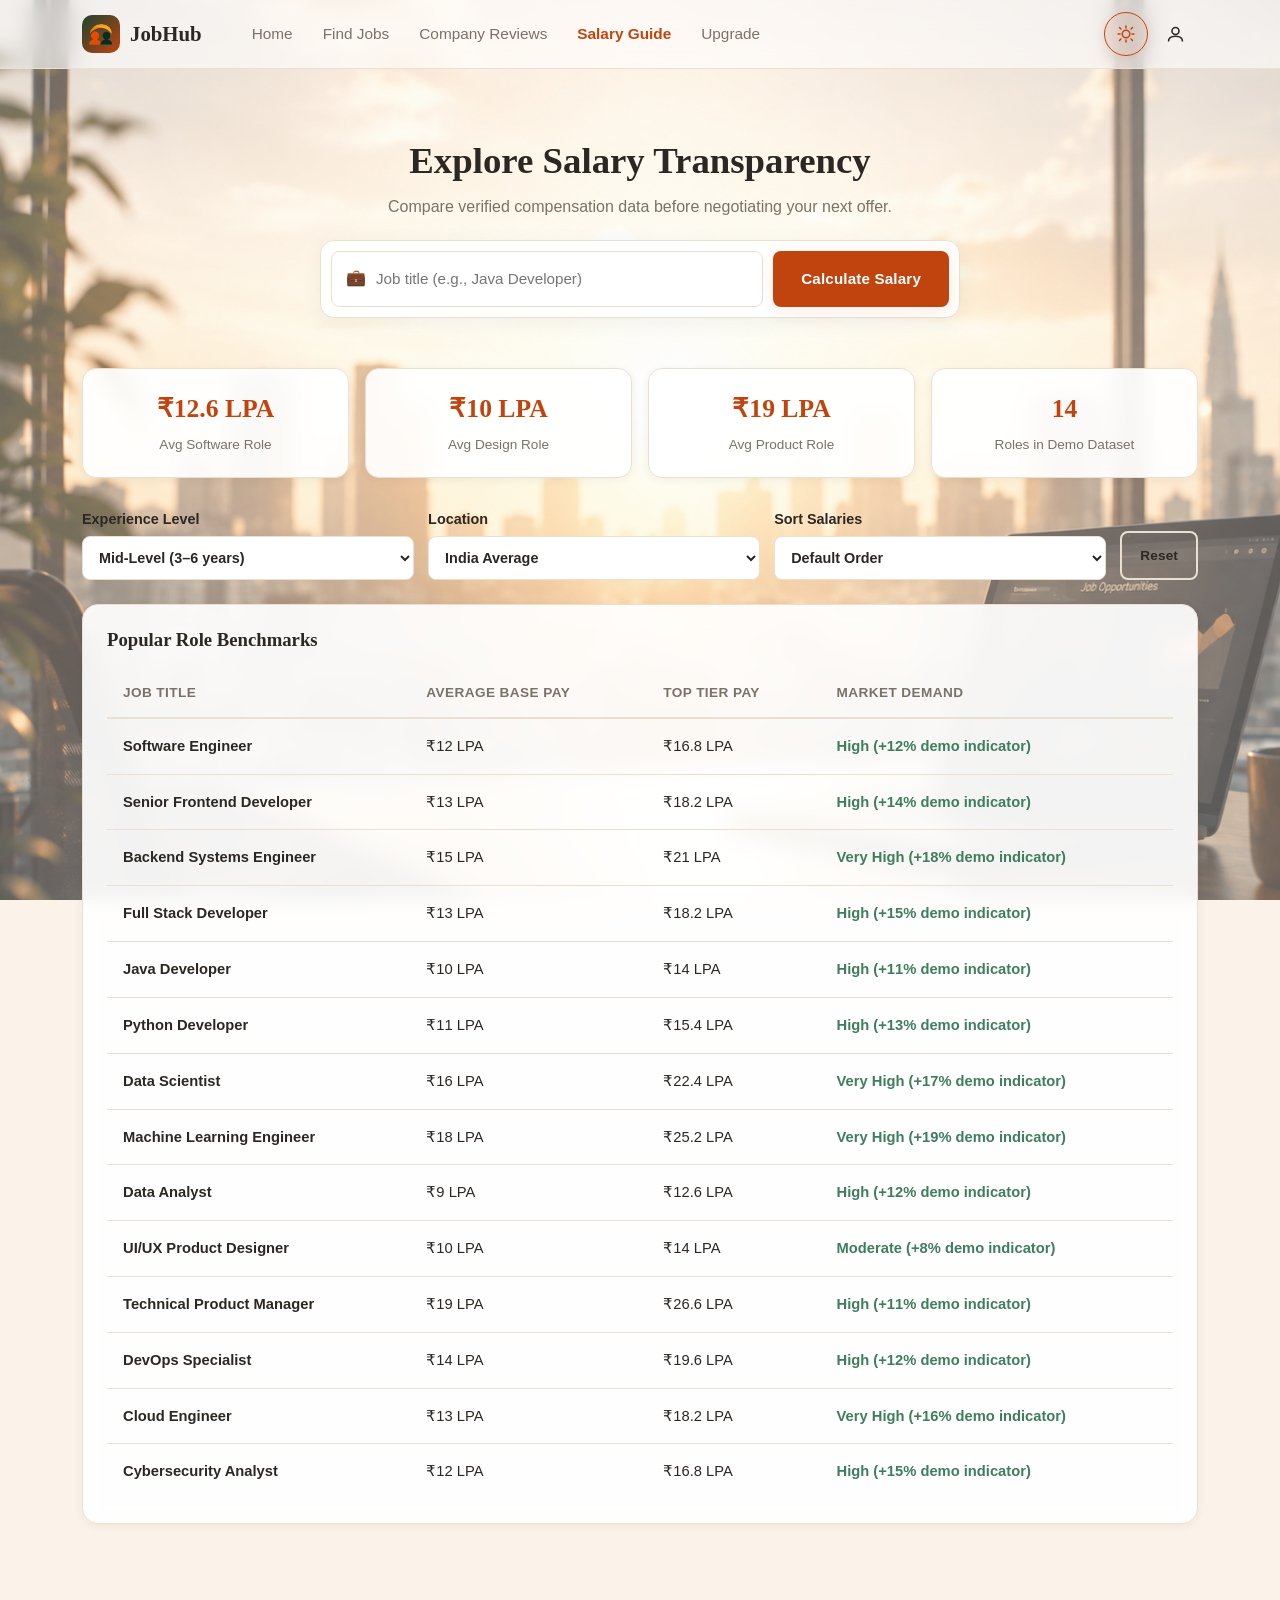
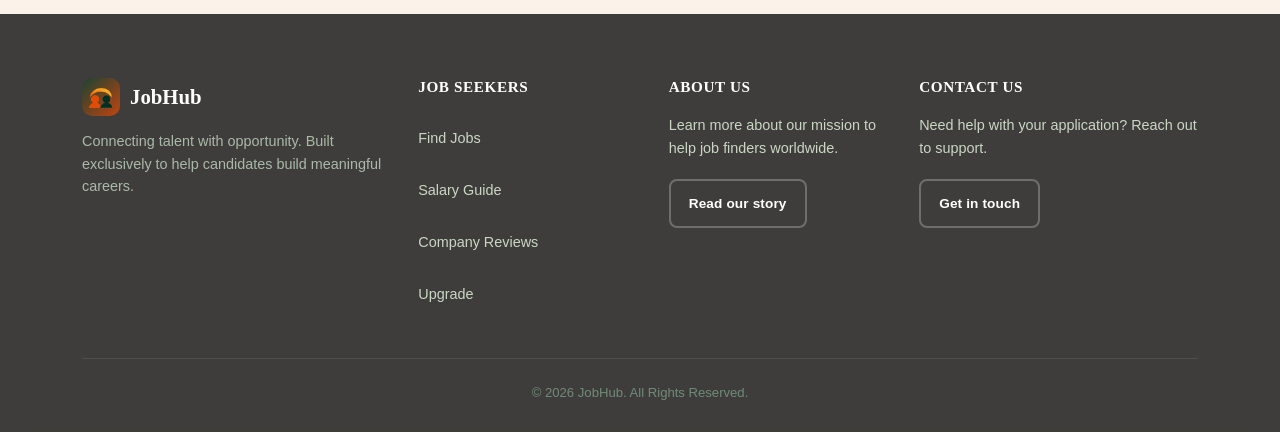
<file: HTML/salary-guide.html>
<!DOCTYPE html>
<html lang="en">
<head>
  <meta charset="UTF-8">
  <title>Salary Guide — JobHub</title>
  <meta name="viewport" content="width=device-width, initial-scale=1.0">
  <link rel="icon" href="../images/logo.png">
  <link rel="stylesheet" href="../CSS/salary-guide.css">
  <script src="../JavaScript/auth.js" defer></script>
<script src="../JavaScript/salary-guide.js" defer></script>
</head>
<body>
  <input type="checkbox" id="themeToggle" class="theme-toggle-checkbox">
  <div class="page-wrapper">
    
    <!-- HEADER NAVBAR -->
    <nav class="site-nav">
      <div class="container nav-container">
        <a href="home.html" class="logo">
          <span class="logo-mark"><img src="../images/logo.png" alt="JobHub" class="logo-img"></span>
          <span class="logo-text">JobHub</span>
        </a>

        <ul class="nav-links" id="navLinks">
  <li><a href="home.html">Home</a></li>
  <li><a href="find-jobs.html">Find Jobs</a></li>
  <li><a href="company-reviews.html">Company Reviews</a></li>
  <li><a href="salary-guide.html" class="active">Salary Guide</a></li>
  <li><a href="subscription.html">Upgrade</a></li>
</ul>

        <div class="nav-right">
          <!-- Theme Toggle Button -->
          <label for="themeToggle" class="icon-btn theme-label" aria-label="Toggle theme">
            <svg class="icon-sun" width="20" height="20" viewBox="0 0 24 24" fill="none"><circle cx="12" cy="12" r="4.5" stroke="currentColor" stroke-width="1.8"/><path d="M12 2.5v2.4M12 19.1v2.4M4.2 4.2l1.7 1.7M18.1 18.1l1.7 1.7M2.5 12h2.4M19.1 12h2.4M4.2 19.8l1.7-1.7M18.1 5.9l1.7-1.7" stroke="currentColor" stroke-width="1.8" stroke-linecap="round"/></svg>
            <svg class="icon-moon" width="20" height="20" viewBox="0 0 24 24" fill="none"><path d="M20 14.5A8.5 8.5 0 0 1 9.5 4a8.5 8.5 0 1 0 10.5 10.5Z" stroke="currentColor" stroke-width="1.8"/></svg>
          </label>

          <!-- Account Profile Menu -->
          <div class="profile-wrap">
            <input type="checkbox" id="profileToggle" class="profile-toggle-checkbox">
            <label for="profileToggle" class="icon-btn profile-toggle" aria-label="Account menu">
              <svg width="21" height="21" viewBox="0 0 24 24" fill="none"><circle cx="12" cy="8" r="4" stroke="currentColor" stroke-width="1.8"/><path d="M4 20c0-4 3.6-6 8-6s8 2 8 6" stroke="currentColor" stroke-width="1.8"/></svg>
            </label>
            <div class="profile-menu">
           
              <a href="home.html" class="btn btn-primary btn-block btn-sm">Log Out</a>
            </div>
          </div>

          <!-- Mobile Hamburger Toggle -->
          <input type="checkbox" id="navToggle" class="nav-toggle-checkbox">
          <label for="navToggle" class="nav-toggle" aria-label="Open menu"><span></span><span></span><span></span></label>
        </div>
      </div>
    </nav>

    <!-- PAGE HERO & SEARCH BAR -->
    <header class="page-hero">
      <div class="container">
        <h1>Explore Salary Transparency</h1>
        <p>Compare verified compensation data before negotiating your next offer.</p>
        
        <div class="search-band" style="margin-top: 20px;">
          <div class="home-search">
            <div class="field">
              <span>💼</span>
              <input type="text" placeholder="Job title (e.g., Software Engineer)">
            </div>
            <button class="btn btn-primary">Calculate Salary</button>
          </div>
        </div>
      </div>
    </header>

    <!-- MAIN SALARY CONTENT -->
    <main class="container">
      
      <!-- HIGHLIGHT STAT CARDS -->
      <div class="stats-row" style="margin-top: 10px;">
        <div class="stat">
          <span class="stat-num">$115k</span>
          <span class="stat-label">Avg Software Role</span>
        </div>
        <div class="stat">
          <span class="stat-num">$98k</span>
          <span class="stat-label">Avg Design Role</span>
        </div>
        <div class="stat">
          <span class="stat-num">$105k</span>
          <span class="stat-label">Avg Product Role</span>
        </div>
        <div class="stat">
          <span class="stat-num">+12.4%</span>
          <span class="stat-label">YoY Pay Increase</span>
        </div>
      </div>

      <!-- SALARY TABLE -->
      <div class="salary-table-card">
        <h3 style="margin-bottom: 16px;">Popular Role Benchmarks</h3>
        <table class="salary-table">
          <thead>
            <tr>
              <th>Job Title</th>
              <th>Average Base Pay</th>
              <th>Top Tier Pay</th>
              <th>Market Demand</th>
            </tr>
          </thead>
          <tbody>
            <tr>
              <td><strong>Senior Frontend Developer</strong></td>
              <td>$125,000 / yr</td>
              <td>$160,000 / yr</td>
              <td><span style="color: #3E7D5D; font-weight: 600;">High (+14%)</span></td>
            </tr>
            <tr>
              <td><strong>UI/UX Product Designer</strong></td>
              <td>$98,000 / yr</td>
              <td>$135,000 / yr</td>
              <td><span style="color: #3E7D5D; font-weight: 600;">Moderate (+8%)</span></td>
            </tr>
            <tr>
              <td><strong>Backend Systems Engineer</strong></td>
              <td>$135,000 / yr</td>
              <td>$175,000 / yr</td>
              <td><span style="color: #3E7D5D; font-weight: 600;">Very High (+18%)</span></td>
            </tr>
            <tr>
              <td><strong>Technical Product Manager</strong></td>
              <td>$120,000 / yr</td>
              <td>$150,000 / yr</td>
              <td><span style="color: #3E7D5D; font-weight: 600;">High (+11%)</span></td>
            </tr>
            <tr>
              <td><strong>DevOps Specialist</strong></td>
              <td>$118,000 / yr</td>
              <td>$148,000 / yr</td>
              <td><span style="color: #3E7D5D; font-weight: 600;">High (+12%)</span></td>
            </tr>
          </tbody>
        </table>
      </div>

    </main>

   <footer class="site-footer">
      <div class="container">
        <div class="footer-grid">
          <div class="footer-brand">
            <a href="home.html" class="logo"><span class="logo-mark"><img src="../images/logo.png" alt="JobHub" class="logo-img"></span> JobHub</a>
            <p>Connecting talent with opportunity. Built exclusively to help candidates build meaningful careers.</p>
          </div>
          <div>
            <h4>Job Seekers</h4>
            <ul>
             <li><a href="find-jobs.html">Find Jobs</a></li>
<li><a href="salary-guide.html">Salary Guide</a></li>
<li><a href="company-reviews.html">Company Reviews</a></li>
<li><a href="subscription.html">Upgrade</a></li>
            </ul>
          </div>
          <div>
            <h4>About Us</h4>
            <p style="font-size: 0.9rem; margin-bottom: 12px;">Learn more about our mission to help job finders worldwide.</p>
            <a href="about.html" class="btn btn-outline btn-sm footer-link-btn">Read our story</a>
          </div>
          <div>
            <h4>Contact Us</h4>
            <p style="font-size: 0.9rem; margin-bottom: 12px;">Need help with your application? Reach out to support.</p>
            <a href="contact.html" class="btn btn-outline btn-sm footer-link-btn">Get in touch</a>
          </div>
        </div>
        <div class="footer-bottom">© 2026 JobHub. All Rights Reserved.</div>
      </div>
    </footer>
  </div>
</body>
</html>
</file>
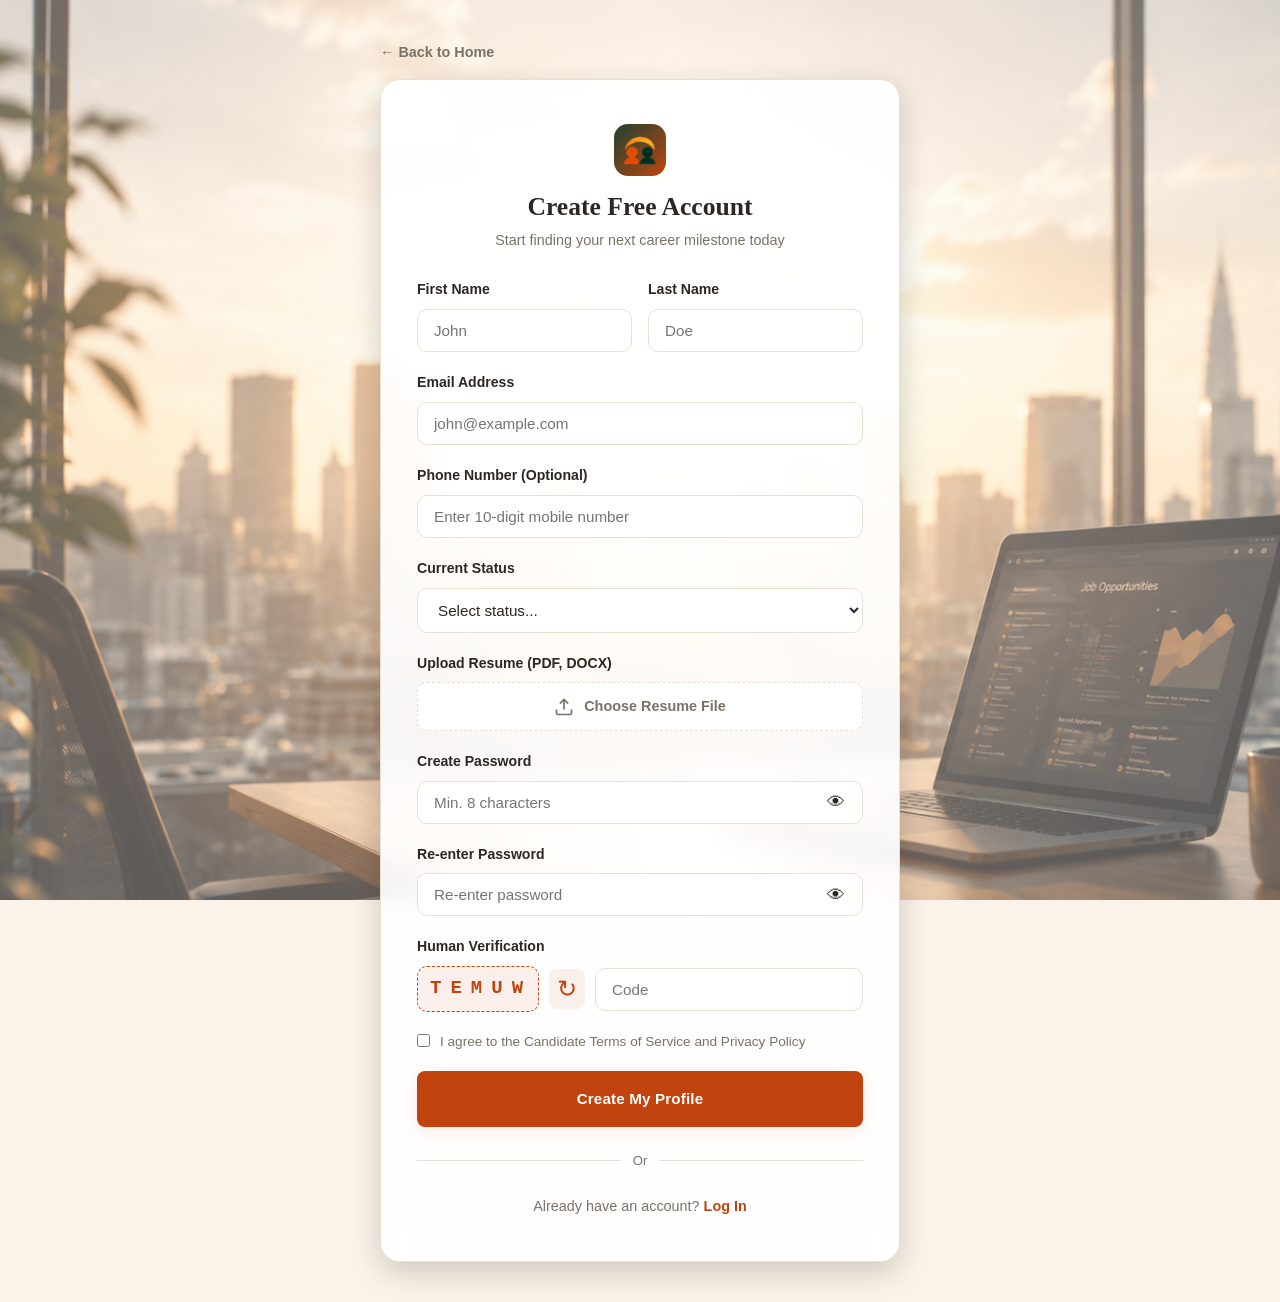
<file: HTML/signup.html>
<!DOCTYPE html>
<html lang="en">
<head>
  <meta charset="UTF-8">
  <title>Create Candidate Account — JobHub</title>
  <meta name="viewport" content="width=device-width, initial-scale=1.0">
  <link rel="icon" href="../images/logo.png">
  <link rel="stylesheet" href="../CSS/signup.css">


  <script src="../JavaScript/auth.js" defer></script>
  <script src="../JavaScript/signup.js" defer></script>

</head>
<body>
  <input type="checkbox" id="themeToggle" class="theme-toggle-checkbox">
  <div class="page-wrapper">
    <!-- <nav class="site-nav">
      <div class="container nav-container">
        <a href="index.html" class="logo">
          <span class="logo-mark"><img src="../images/logo.png" alt="JobHub" class="logo-img"></span>
          <span class="logo-text">JobHub</span>
        </a>
      </div>
    </nav> -->

    <section class="auth-section">
      <div class="container">
        <div class="auth-wrap">
          <a href="home.html" class="auth-back">← Back to Home</a>
          <div class="auth-card">
            <div class="auth-head">
              <span class="logo-mark-2"><img src="../images/logo.png" alt="JobHub Logo" class="logo-img-2"></span>
              <h1>Create Free Account</h1>
              <p>Start finding your next career milestone today</p>
            </div>

            <form action="login.html" method="GET">
              <div class="form-row two-col">
                <div class="form-group">
                  <label class="form-label" for="first-name">First Name</label>
                  <input class="form-input" type="text" id="first-name" placeholder="John" required>
                </div>
                <div class="form-group">
                  <label class="form-label" for="last-name">Last Name</label>
                  <input class="form-input" type="text" id="last-name" placeholder="Doe" required>
                </div>
              </div>

              <div class="form-group">
                <label class="form-label" for="email">Email Address</label>
                <input class="form-input" type="email" id="email" placeholder="john@example.com" required>
              </div>

             <div class="form-group">
    <label class="form-label" for="phone">Phone Number (Optional)</label>

    <input
        class="form-input"
        type="tel"
        id="phone"
        name="phone"
        placeholder="Enter 10-digit mobile number"
        maxlength="10"
        inputmode="numeric"
        pattern="[6-9][0-9]{9}"
        
    >
</div>

              <div class="form-group">
                <label class="form-label" for="status">Current Status</label>
                <select class="form-select" id="status" required>
                  <option value="" disabled selected>Select status...</option>
                  <option value="actively-looking">Actively Looking for Jobs</option>
                  <option value="open">Open to Opportunities</option>
                  <option value="student">Student / Recent Graduate</option>
                </select>
              </div>
              <!-- Upload Resume Field -->
<div class="form-group">
  <label for="resumeUpload" class="form-label">Upload Resume (PDF, DOCX)</label>
  <div class="file-upload-wrapper">
    <input type="file" id="resumeUpload" class="file-input" accept=".pdf,.doc,.docx" required>
    <label for="resumeUpload" class="file-label">
      <svg width="20" height="20" viewBox="0 0 24 24" fill="none" stroke="currentColor" stroke-width="2">
        <path d="M21 15v4a2 2 0 0 1-2 2H5a2 2 0 0 1-2-2v-4"/>
        <polyline points="17 8 12 3 7 8"/>
        <line x1="12" y1="3" x2="12" y2="15"/>
      </svg>
      <span>Choose Resume File</span>
    </label>
  </div>
</div>

              <div class="form-group">
                <label class="form-label" for="pwd">Create Password</label>
                <input class="form-input" type="password" id="pwd" placeholder="Min. 8 characters" required minlength="8">
              </div>

              <div class="form-group">
                <label class="form-label" for="pwd-confirm">Re-enter Password</label>
                <input class="form-input" type="password" id="pwd-confirm" placeholder="Re-enter password" required minlength="8">
              </div>

              <!-- Captcha -->
              <div class="form-group">
                <label class="form-label">Human Verification</label>
                <div class="captcha-box">
                  <div class="captcha-visual">
                    <span>B</span><span>4</span><span>R</span><span>8</span><span>W</span>
                  </div>
                  <input class="form-input" type="text" placeholder="Code" pattern="B4R8W" title="Enter the code shown" required>
                </div>
              </div>

              <div class="form-group">
                <label class="checkbox-row">
                  <input type="checkbox" required> I agree to the Candidate Terms of Service and Privacy Policy
                </label>
              </div>

              <button type="submit" class="btn btn-primary auth-submit">Create My Profile</button>
            </form>

            <div class="auth-divider">Or</div>

            <div class="auth-switch">
              Already have an account? <a href="login.html">Log In</a>
            </div>
          </div>
        </div>
      </div>
    </section>

    <!-- <footer class="site-footer">
      <div class="container">
        <div class="footer-bottom">© 2026 JobHub. All Rights Reserved.</div>
      </div>
    </footer> -->
  </div>
</body>
</html>
</file>
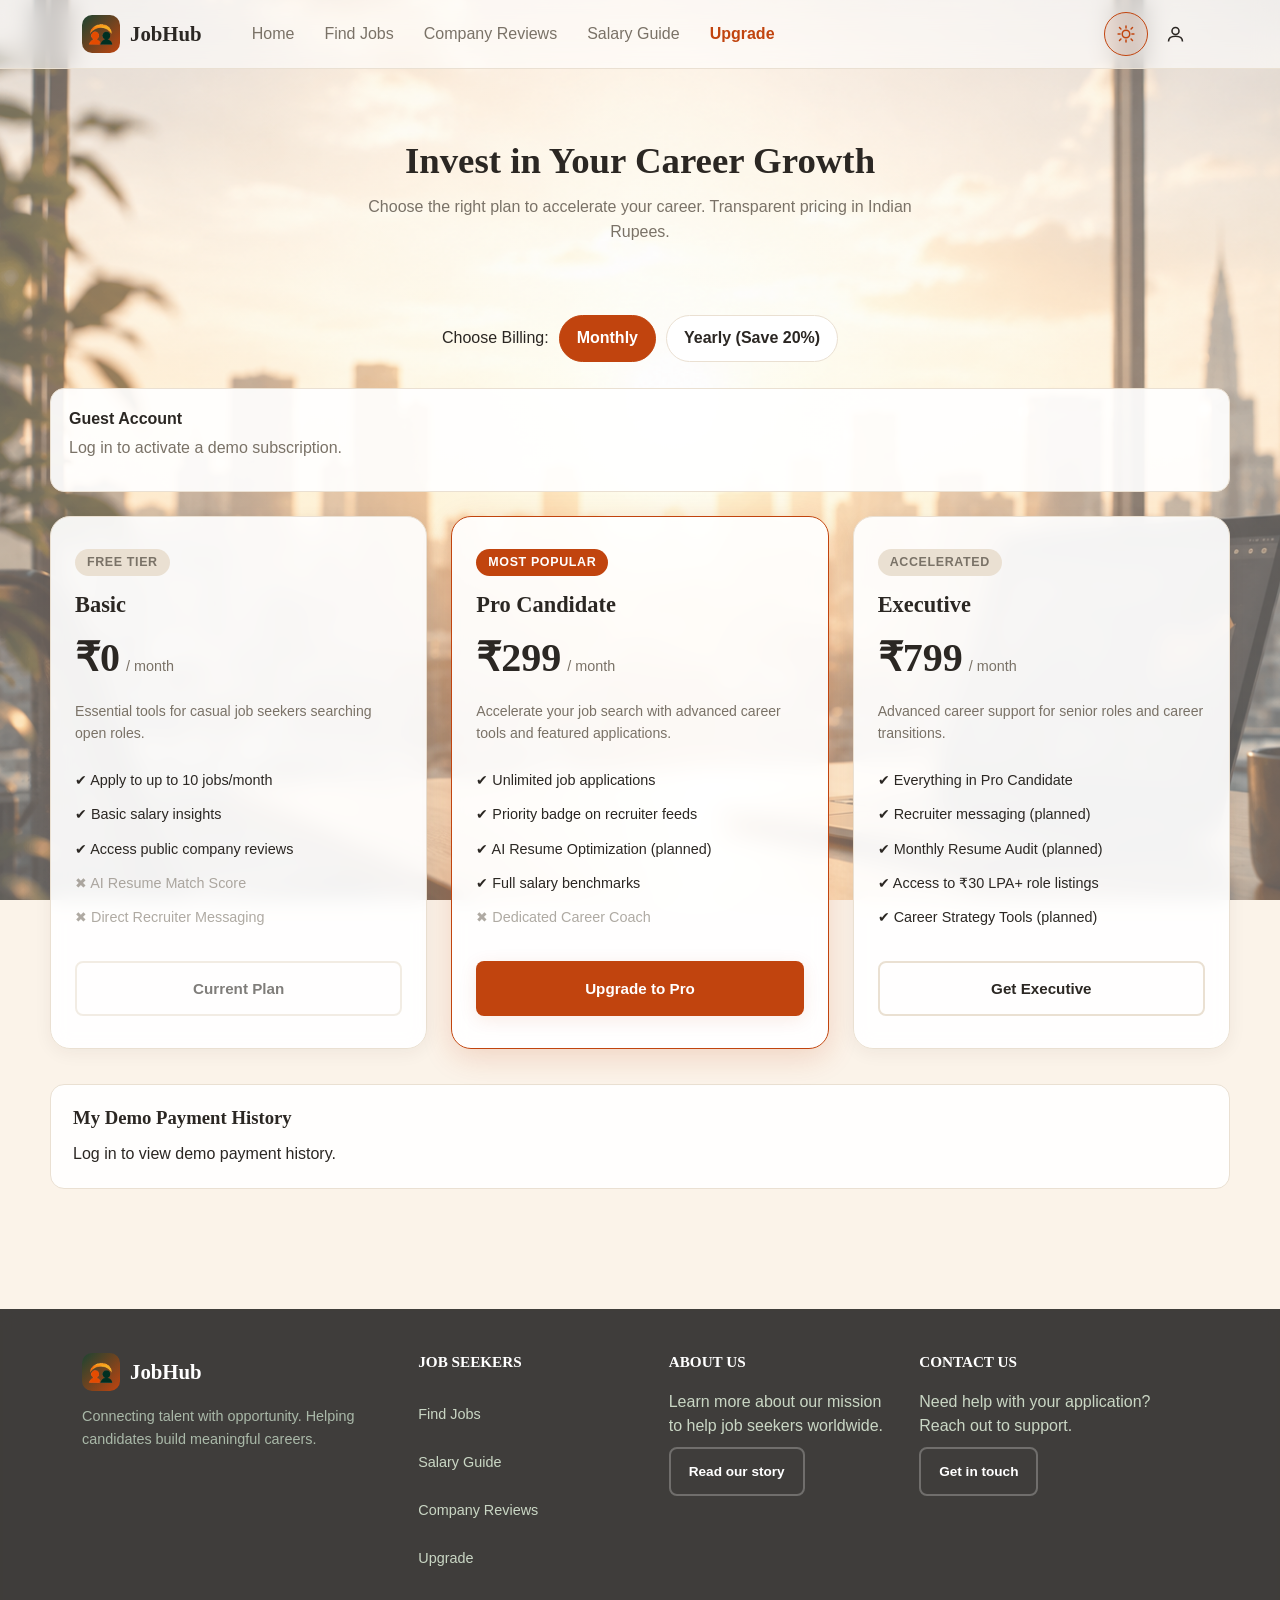
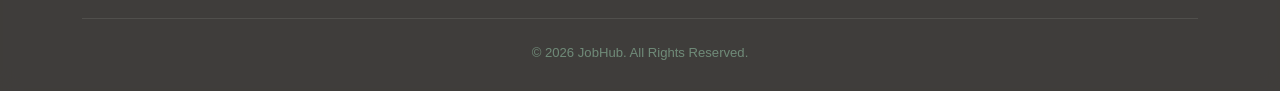
<file: HTML/subscription.html>
<!DOCTYPE html>
<html lang="en">
<head>
    <meta charset="UTF-8">
    <meta name="viewport" content="width=device-width, initial-scale=1.0">
    <title>Pricing Plans — JobHub</title>

    <link rel="icon" href="../images/logo.png">
    <link rel="stylesheet" href="../CSS/subscription.css">

    <script src="../JavaScript/auth.js" defer></script>
    <script src="../JavaScript/subscription.js" defer></script>
</head>
<body>

    <input type="checkbox" id="themeToggle"
           class="theme-toggle-checkbox">

    <div class="page-wrapper">

        <!-- NAVBAR -->
        <nav class="site-nav">
            <div class="container nav-container">

                <a href="home.html" class="logo">
                    <span class="logo-mark">
                        <img src="../images/logo.png"
                             alt="JobHub" class="logo-img">
                    </span>
                    <span class="logo-text">JobHub</span>
                </a>

                <ul class="nav-links" id="navLinks">
                    <li><a href="home.html">Home</a></li>
                    <li><a href="find-jobs.html">Find Jobs</a></li>
                    <li><a href="company-reviews.html">Company Reviews</a></li>
                    <li><a href="salary-guide.html">Salary Guide</a></li>
                    <li>
                        <a href="subscription.html" class="active">
                            Upgrade
                        </a>
                    </li>
                </ul>

                <div class="nav-right">

                    <!-- THEME -->
                    <label for="themeToggle"
                           class="icon-btn theme-label"
                           aria-label="Toggle theme">

                        <svg class="icon-sun" width="20" height="20"
                             viewBox="0 0 24 24" fill="none">
                            <circle cx="12" cy="12" r="4.5"
                                    stroke="currentColor"
                                    stroke-width="1.8"/>
                            <path d="M12 2.5v2.4M12 19.1v2.4
                                     M4.2 4.2l1.7 1.7
                                     M18.1 18.1l1.7 1.7
                                     M2.5 12h2.4M19.1 12h2.4
                                     M4.2 19.8l1.7-1.7
                                     M18.1 5.9l1.7-1.7"
                                  stroke="currentColor"
                                  stroke-width="1.8"
                                  stroke-linecap="round"/>
                        </svg>

                        <svg class="icon-moon" width="20" height="20"
                             viewBox="0 0 24 24" fill="none">
                            <path d="M20 14.5A8.5 8.5 0 0 1 9.5 4
                                     a8.5 8.5 0 1 0 10.5 10.5Z"
                                  stroke="currentColor"
                                  stroke-width="1.8"/>
                        </svg>
                    </label>

                    <!-- PROFILE -->
                    <div class="profile-wrap">
                        <input type="checkbox" id="profileToggle"
                               class="profile-toggle-checkbox">

                        <label for="profileToggle"
                               class="icon-btn profile-toggle"
                               aria-label="Account menu">
                            <svg width="21" height="21"
                                 viewBox="0 0 24 24" fill="none">
                                <circle cx="12" cy="8" r="4"
                                        stroke="currentColor"
                                        stroke-width="1.8"/>
                                <path d="M4 20c0-4 3.6-6 8-6
                                         s8 2 8 6"
                                      stroke="currentColor"
                                      stroke-width="1.8"/>
                            </svg>
                        </label>

                        <div class="profile-menu"></div>
                    </div>

                    <!-- MOBILE MENU -->
                    <input type="checkbox" id="navToggle"
                           class="nav-toggle-checkbox">

                    <label for="navToggle" class="nav-toggle"
                           aria-label="Open menu">
                        <span></span>
                        <span></span>
                        <span></span>
                    </label>

                </div>
            </div>
        </nav>

        <!-- HERO -->
        <header class="page-hero">
            <div class="container">
                <h1>Invest in Your Career Growth</h1>
                <p>
                    Choose the right plan to accelerate your career.
                    Transparent pricing in Indian Rupees.
                </p>
            </div>
        </header>

        <main class="container" style="padding:40px 0 70px;">

            <!-- BILLING TOGGLE -->
            <section class="billing-controls">
                <span>Choose Billing:</span>

                <button type="button" id="monthlyBtn"
                        class="billing-option selected">
                    Monthly
                </button>

                <button type="button" id="yearlyBtn"
                        class="billing-option">
                    Yearly (Save 20%)
                </button>
            </section>

            <!-- CURRENT PLAN -->
            <section id="subscriptionStatus"
                     class="subscription-status"
                     aria-live="polite"></section>

            <!-- PRICING CARDS -->
            <div class="pricing-grid">

                <!-- BASIC -->
                <div class="pricing-card">
                    <span class="plan-badge">Free Tier</span>
                    <h3>Basic</h3>

                    <div class="plan-price">
                        <span class="amount" data-plan="basic">₹0</span>
                        <span class="period">/ month</span>
                    </div>

                    <p class="plan-desc">
                        Essential tools for casual job seekers
                        searching open roles.
                    </p>

                    <ul class="plan-features">
                        <li>✔ Apply to up to 10 jobs/month</li>
                        <li>✔ Basic salary insights</li>
                        <li>✔ Access public company reviews</li>
                        <li class="disabled">✖ AI Resume Match Score</li>
                        <li class="disabled">✖ Direct Recruiter Messaging</li>
                    </ul>

                    <button type="button" data-plan="basic"
                            class="btn btn-outline btn-block">
                        Choose Basic
                    </button>
                </div>

                <!-- PRO -->
                <div class="pricing-card featured">
                    <span class="plan-badge featured-badge">
                        Most Popular
                    </span>

                    <h3>Pro Candidate</h3>

                    <div class="plan-price">
                        <span class="amount" data-plan="pro">₹299</span>
                        <span class="period">/ month</span>
                    </div>

                    <p class="plan-desc">
                        Accelerate your job search with advanced
                        career tools and featured applications.
                    </p>

                    <ul class="plan-features">
                        <li>✔ Unlimited job applications</li>
                        <li>✔ Priority badge on recruiter feeds</li>
                        <li>✔ AI Resume Optimization (planned)</li>
                        <li>✔ Full salary benchmarks</li>
                        <li class="disabled">✖ Dedicated Career Coach</li>
                    </ul>

                    <button type="button" data-plan="pro"
                            class="btn btn-primary btn-block">
                        Upgrade to Pro
                    </button>
                </div>

                <!-- EXECUTIVE -->
                <div class="pricing-card">
                    <span class="plan-badge">Accelerated</span>
                    <h3>Executive</h3>

                    <div class="plan-price">
                        <span class="amount" data-plan="executive">₹799</span>
                        <span class="period">/ month</span>
                    </div>

                    <p class="plan-desc">
                        Advanced career support for senior roles
                        and career transitions.
                    </p>

                    <ul class="plan-features">
                        <li>✔ Everything in Pro Candidate</li>
                        <li>✔ Recruiter messaging (planned)</li>
                        <li>✔ Monthly Resume Audit (planned)</li>
                        <li>✔ Access to ₹30 LPA+ role listings</li>
                        <li>✔ Career Strategy Tools (planned)</li>
                    </ul>

                    <button type="button" data-plan="executive"
                            class="btn btn-outline btn-block">
                        Get Executive
                    </button>
                </div>

            </div>

            <!-- PAYMENT HISTORY -->
            <section class="history-section">
                <h3>My Demo Payment History</h3>
                <div id="paymentHistory" aria-live="polite"></div>
            </section>

        </main>

        <!-- PAYMENT MODAL -->
        <div id="checkoutOverlay"
             class="payment-modal-overlay" hidden>

            <div class="payment-modal-card"
                 role="dialog"
                 aria-modal="true"
                 aria-labelledby="checkoutTitle">

                <button type="button" id="closeCheckout"
                        class="close-modal-btn"
                        aria-label="Close checkout">
                    &times;
                </button>

                <div class="payment-header">
                    <h3 id="checkoutTitle">Demo Checkout</h3>
                    <p>
                        This is a demonstration.
                        Payments are not automatically verified.
                    </p>
                </div>

                <div class="checkout-summary">
                    <strong id="checkoutPlan">Pro Candidate</strong>
                    <strong id="checkoutAmount">₹299</strong>
                </div>

                <!-- YOUR OWN QR IMAGE -->
                <div class="demo-qr">
                    <img src="../images/payment.png"
                         alt="UPI payment QR code"
                         class="payment-qr-image">
                </div>

                <p class="demo-disclaimer">
                    If this is a real UPI QR, scanning it may
                    transfer real money. The button below only
                    simulates payment and does not verify transfers.
                </p>

                <form id="demoPaymentForm" class="payment-form">
                    <div class="form-group">
                        <label for="demoUpi" class="form-label">
                            Demo UPI ID (Optional)
                        </label>

                        <input type="text" id="demoUpi"
                               class="form-input"
                               placeholder="example@upi"
                               autocomplete="off"
                               maxlength="80">
                    </div>

                    <button type="submit"
                            class="btn btn-primary btn-block">
                        Simulate Payment
                    </button>
                </form>

            </div>
        </div>

        <!-- FOOTER -->
        <footer class="site-footer">
            <div class="container">
                <div class="footer-grid">

                    <div class="footer-brand">
                        <a href="home.html" class="logo">
                            <span class="logo-mark">
                                <img src="../images/logo.png"
                                     alt="JobHub"
                                     class="logo-img">
                            </span>
                            JobHub
                        </a>

                        <p>
                            Connecting talent with opportunity.
                            Helping candidates build meaningful careers.
                        </p>
                    </div>

                    <div>
                        <h4>Job Seekers</h4>
                        <ul>
                            <li><a href="find-jobs.html">Find Jobs</a></li>
                            <li><a href="salary-guide.html">Salary Guide</a></li>
                            <li><a href="company-reviews.html">Company Reviews</a></li>
                            <li><a href="subscription.html">Upgrade</a></li>
                        </ul>
                    </div>

                    <div>
                        <h4>About Us</h4>
                        <p>
                            Learn more about our mission to help
                            job seekers worldwide.
                        </p>
                        <a href="about.html"
                           class="btn btn-outline btn-sm footer-link-btn">
                            Read our story
                        </a>
                    </div>

                    <div>
                        <h4>Contact Us</h4>
                        <p>
                            Need help with your application?
                            Reach out to support.
                        </p>
                        <a href="contact.html"
                           class="btn btn-outline btn-sm footer-link-btn">
                            Get in touch
                        </a>
                    </div>

                </div>

                <div class="footer-bottom">
                    © 2026 JobHub. All Rights Reserved.
                </div>
            </div>
        </footer>

    </div>
</body>
</html>
</file>
<file: CSS/about.css>
/* ===========================
   RESET & BASE STYLES
=========================== */
* { box-sizing: border-box; margin: 0; padding: 0; }
html { scroll-behavior: smooth; }
html, body { width: 100%; min-height: 100%; overflow-x: hidden; }
body { font-family: "Segoe UI", Tahoma, Geneva, Verdana, sans-serif; }

h1, h2, h3, h4 {
  font-family: Georgia, "Times New Roman", serif;
  font-weight: 700;
  color: var(--text);
  line-height: 1.2;
}

a { color: inherit; text-decoration: none; }
ul { list-style: none; }
img { display: block; max-width: 100%; }
button { font: inherit; background: none; border: none; cursor: pointer; color: inherit; }

a:focus-visible,
button:focus-visible,
input:focus-visible,
label:focus-visible {
  outline: 2px solid var(--accent);
  outline-offset: 2px;
}

/* Hidden checkboxes (theme + hamburger + profile) */
.theme-toggle-checkbox,
.nav-toggle-checkbox,
.profile-toggle-checkbox {
  position: absolute;
  opacity: 0;
  pointer-events: none;
}

/* ===========================
   THEME VARIABLES & BACKGROUND
=========================== */
.page-wrapper {
  --bg: #FBF3E9;
  --bg-overlay: rgba(255,255,255,0.35);
  --text: #2B2723;
  --text-muted: #7A7267;
  --card-bg: #FFFFFF;
  --card-bg-soft: rgba(255,255,255,0.92);
  --border: #EAE0D2;
  --accent: #C1440E;
  --accent-hover: #9c360a;
  --accent-soft: rgba(193, 68, 14, 0.08);
  --secondary: #1B4332;
  --nav-bg: rgba(255, 255, 255, 0.60);
  --footer-bg: rgba(0, 0, 0, 0.75);
  --footer-text: #C9D6C4;
  --footer-text-soft: #A9B8A8;
  --footer-border: rgba(255, 255, 255, 0.09);
  --shadow-soft: rgba(43, 39, 35, 0.06);
  --shadow-card: rgba(0, 0, 0, 0.18);

  display: block;
  min-height: 100vh;
  background:
    linear-gradient(var(--bg-overlay), var(--bg-overlay)),
    url("../images/jobhub-bg.png");
  background-color: var(--bg);
  background-size: cover;
  background-position: center;
  background-attachment: fixed;
  background-repeat: no-repeat;
  color: var(--text);
  line-height: 1.55;
}

/* Dark theme toggle */
.theme-toggle-checkbox:checked ~ .page-wrapper {
  --bg: #1C1915;
  --bg-overlay: rgba(15,13,11,0.55);
  --text: #F3ECE2;
  --text-muted: #B7AB9C;
  --card-bg: #262019;
  --card-bg-soft: rgba(38, 32, 25, 0.92);
  --border: #3C352B;
  --accent: #E2662B;
  --accent-hover: #F07E42;
  --accent-soft: rgba(226, 102, 43, 0.14);
  --secondary: #3E7D5D;
  --nav-bg: rgba(28, 25, 21, 0.75);
  --footer-bg: rgba(0, 0, 0, 0.85);
  --footer-text-soft: #94A390;
  --shadow-soft: rgba(0, 0, 0, 0.25);
  --shadow-card: rgba(0, 0, 0, 0.45);
}

/* ===========================
   LAYOUT & BUTTONS
=========================== */
.container {
  width: 100%;
  max-width: 1180px;
  margin: 0 auto;
  padding: 0 5vw;
}

.btn {
  display: inline-flex;
  align-items: center;
  justify-content: center;
  gap: 8px;
  font-family: "Segoe UI", Tahoma, Geneva, Verdana, sans-serif;
  font-weight: 600;
  font-size: 0.95rem;
  padding: 14px 26px;
  min-height: 48px;
  min-width: 48px;
  border-radius: 8px;
  border: 2px solid transparent;
  cursor: pointer;
  transition: transform 0.15s ease, box-shadow 0.15s ease, background 0.15s ease;
  white-space: nowrap;
  letter-spacing: 0.01em;
}

.btn-primary {
  background: var(--accent);
  color: #fff;
  box-shadow: 0 4px 18px rgba(193, 68, 14, 0.10);
}
.btn-primary:hover { background: var(--accent-hover); box-shadow: 0 8px 22px rgba(193,68,14,0.22); }

.btn-outline {
  background: transparent;
  border-color: var(--border);
  color: var(--text);
}
.btn-outline:hover { border-color: var(--accent); color: var(--accent); }

.btn-block { width: 100%; }
.btn-sm { padding: 12px 18px; min-height: 48px; font-size: 0.85rem; }

.card {
  background: var(--card-bg-soft);
  backdrop-filter: blur(10px);
  border: 1.5px solid var(--border);
  border-radius: 16px;
  box-shadow: 0 2px 10px var(--shadow-soft);
  transition: box-shadow 0.15s ease, transform 0.15s ease;
}

/* ===========================
   NAVIGATION BAR
=========================== */
.site-nav {
  background: var(--nav-bg);
  backdrop-filter: blur(12px);
  -webkit-backdrop-filter: blur(12px);
  border-bottom: 1px solid var(--border);
  position: sticky;
  top: 0;
  z-index: 50;
}

.nav-container {
  display: flex;
  align-items: center;
  justify-content: space-between;
  flex-wrap: wrap;
  min-height: 68px;
  padding-top: 10px;
  padding-bottom: 10px;
  gap: 10px;
  position: relative;
}

.logo {
  display: flex;
  align-items: center;
  gap: 10px;
  font-family: Georgia, "Times New Roman", serif;
  font-weight: 700;
  font-size: 1.3rem;
  color: var(--text);
}
.logo-mark {
  width: 38px; height: 38px;
  border-radius: 10px;
  background: linear-gradient(135deg, var(--secondary), var(--accent));
  display: flex; align-items: center; justify-content: center;
  color: #fff;
  flex-shrink: 0;
  overflow: hidden;
}
.logo-img { width: 50px; height: 50px; object-fit: contain; }

.nav-right {
  display: flex;
  align-items: center;
  gap: 6px;
  order: 2;
}

.icon-btn {
  display: inline-flex;
  align-items: center;
  justify-content: center;
  width: 44px;
  height: 44px;
  min-width: 44px;
  border-radius: 50%;
  color: var(--text);
  cursor: pointer;
  transition: background 0.15s ease, color 0.15s ease;
}
.icon-btn:hover { background: var(--accent-soft); color: var(--accent); }
.theme-label { border: 1px solid var(--accent); background: var(--accent-soft); color: var(--accent); box-shadow: 0 3px 10px rgba(193,68,14,.12); }

/* Sun/Moon Toggle */
.icon-moon { display: none; }
.theme-toggle-checkbox:checked ~ .page-wrapper .icon-sun { display: none; }
.theme-toggle-checkbox:checked ~ .page-wrapper .icon-moon { display: block; }

/* Profile Dropdown */
.profile-wrap { position: relative; }

.profile-menu {
  display: none;
  position: absolute;
  top: calc(100% + 10px);
  right: 0;
  width: 240px;
  max-width: 80vw;
  background: var(--card-bg);
  border: 1px solid var(--border);
  border-radius: 14px;
  box-shadow: 0 14px 34px var(--shadow-card);
  padding: 16px;
  z-index: 60;
}
.profile-toggle-checkbox:checked ~ .profile-menu { display: flex; flex-direction: column; gap: 10px; }
.profile-menu-title { font-size: 0.85rem; color: var(--text-muted); margin-bottom: 2px; }

/* Hamburger Menu (Mobile) */
.nav-toggle {
  display: flex;
  flex-direction: column;
  align-items: center;
  justify-content: center;
  gap: 5px;
  width: 44px;
  height: 44px;
  border-radius: 50%;
  cursor: pointer;
  transition: background 0.15s ease;
}
.nav-toggle:hover { background: var(--accent-soft); }
.nav-toggle span {
  display: block;
  width: 20px;
  height: 2.5px;
  border-radius: 2px;
  background: var(--text);
  transition: transform 0.2s ease, opacity 0.2s ease;
}
.nav-toggle-checkbox:checked + .nav-toggle span:nth-child(1) { transform: translateY(7px) rotate(45deg); }
.nav-toggle-checkbox:checked + .nav-toggle span:nth-child(2) { opacity: 0; }
.nav-toggle-checkbox:checked + .nav-toggle span:nth-child(3) { transform: translateY(-7px) rotate(-45deg); }

/* Nav Links */
.nav-links {
  display: none;
  flex-direction: column;
  width: 100%;
  order: 3;
  gap: 2px;
  padding: 10px 0 16px;
  font-size: 0.96rem;
  font-weight: 500;
  color: var(--text-muted);
}
.nav-toggle-checkbox:checked ~ .nav-links { display: flex; }
.nav-container:has(.nav-toggle-checkbox:checked) .nav-links { display: flex; }

.nav-links a {
  display: flex;
  align-items: center;
  min-height: 48px;
}
.nav-links a:hover { color: var(--accent); }
.nav-links a.active { color: var(--accent); font-weight: 700; }

/* ===========================
   PAGE HERO & STORY SECTION
=========================== */
.page-hero {
  padding: 44px 0 34px;
  text-align: center;
}
.eyebrow {
  display: inline-block;
  font-size: 0.82rem;
  font-weight: 700;
  text-transform: uppercase;
  letter-spacing: 0.1em;
  color: var(--accent);
  background: var(--accent-soft);
  padding: 6px 14px;
  border-radius: 20px;
  margin-bottom: 16px;
}
.page-hero h1 { font-size: 1.7rem; margin-bottom: 12px; }
.page-hero p { color: var(--text-muted); max-width: 560px; margin: 0 auto; }

.about-story {
  padding: 20px 0 40px;
  text-align: center;
}
.about-story p {
  max-width: 760px;
  margin: 0 auto;
  font-size: 1.05rem;
  color: var(--text-muted);
  line-height: 1.7;
}

/* Stats Row */
.stats-row {
  display: grid;
  grid-template-columns: repeat(2, 1fr);
  gap: 16px;
  max-width: 800px;
  margin: 0 auto 40px;
}
.stat {
  background: var(--card-bg-soft);
  backdrop-filter: blur(10px);
  border: 1.5px solid var(--border);
  padding: 24px;
  border-radius: 16px;
  display: flex;
  flex-direction: column;
  align-items: center;
}
.stat-num {
  font-family: Georgia, "Times New Roman", serif;
  font-size: 2.2rem;
  font-weight: 700;
  color: var(--accent);
  line-height: 1;
  margin-bottom: 6px;
}
.stat-label {
  font-size: 0.85rem;
  color: var(--text-muted);
  font-weight: 600;
}

/* ===========================
   VALUES SECTION
=========================== */
.values-section {
  padding: 30px 0 60px;
}
.values-grid {
  display: grid;
  grid-template-columns: 1fr;
  gap: 24px;
  max-width: 1000px;
  margin: 0 auto;
}
.value-card {
  padding: 30px 24px;
}
.value-card h3 {
  font-size: 1.25rem;
  margin-bottom: 10px;
}
.value-card p {
  color: var(--text-muted);
  font-size: 0.95rem;
  line-height: 1.6;
}

/* ===========================
   FOOTER
=========================== */
.site-footer {
  background: var(--footer-bg);
  color: var(--footer-text);
  padding: 44px 0 28px;
  margin-top: 50px;
  backdrop-filter: blur(10px);
}
.footer-grid {
  display: grid;
  grid-template-columns: 1fr;
  gap: 36px;
  padding-bottom: 36px;
  border-bottom: 1px solid var(--footer-border);
}
.footer-grid h4 {
  color: #fff;
  font-size: 0.95rem;
  letter-spacing: 0.04em;
  text-transform: uppercase;
  margin-bottom: 18px;
}
.footer-brand .logo { color: #fff; margin-bottom: 14px; }
.footer-brand p { font-size: 0.9rem; color: var(--footer-text-soft); max-width: 100%; }

.footer-grid ul li { margin-bottom: 4px; }
.footer-grid ul li a { display: inline-flex; align-items: center; min-height: 48px; font-size: 0.9rem; }
.footer-grid ul li a:hover { color: #fff; }

.footer-link-btn { margin-top: 8px; border-color: rgba(255,255,255,0.25); color: #fff; }
.footer-bottom { text-align: center; padding-top: 24px; font-size: 0.82rem; color: #6F8A78; }

/* ===========================
   RESPONSIVE MEDIA QUERIES
=========================== */
@media (min-width: 600px) {
  .stats-row { grid-template-columns: repeat(4, 1fr); }
  .footer-grid { grid-template-columns: 1fr 1fr; }
}

@media (min-width: 768px) {
  .values-grid { grid-template-columns: repeat(3, 1fr); }
  .container { padding: 0 32px; }
}

@media (min-width: 1024px) {
  .nav-toggle,
  .nav-toggle-checkbox { display: none; }

  .nav-links {
    display: flex;
    flex-direction: row;
    align-items: center;
    width: auto;
    order: 1;
    gap: 30px;
    padding: 0;
    margin: 0 auto 0 40px;
  }
  .nav-container { flex-wrap: nowrap; }
  .nav-right { order: 2; margin-left: auto; }

  .page-hero { padding: 70px 0 40px; }
  .page-hero h1 { font-size: 2.3rem; }

  .footer-grid { grid-template-columns: 1.4fr 1fr 1fr 1.3fr; }
  .site-footer { padding: 64px 0 28px; margin-top: 90px; }
}
</file>
<file: CSS/company-reviews.css>
/* ===========================
   RESET & BASE STYLES
=========================== */
* { box-sizing: border-box; margin: 0; padding: 0; }
html { scroll-behavior: smooth; }
html, body { width: 100%; min-height: 100%; overflow-x: hidden; }
body { font-family: "Segoe UI", Tahoma, Geneva, Verdana, sans-serif; }

h1, h2, h3, h4 {
  font-family: Georgia, "Times New Roman", serif;
  font-weight: 700;
  color: var(--text);
  line-height: 1.2;
}

a { color: inherit; text-decoration: none; }
ul { list-style: none; }
img { display: block; max-width: 100%; }
button { font: inherit; background: none; border: none; cursor: pointer; color: inherit; }

a:focus-visible,
button:focus-visible,
input:focus-visible,
label:focus-visible {
  outline: 2px solid var(--accent);
  outline-offset: 2px;
}

/* Hidden checkboxes (theme + hamburger + profile) */
.theme-toggle-checkbox,
.nav-toggle-checkbox,
.profile-toggle-checkbox {
  position: absolute;
  opacity: 0;
  pointer-events: none;
}

/* ===========================
   THEME VARIABLES & BACKGROUND
=========================== */
.page-wrapper {
  --bg: #FBF3E9;
  --bg-overlay: rgba(255,255,255,0.35);
  --text: #2B2723;
  --text-muted: #7A7267;
  --card-bg: #FFFFFF;
  --card-bg-soft: rgba(255,255,255,0.92);
  --border: #EAE0D2;
  --accent: #C1440E;
  --accent-hover: #9c360a;
  --accent-soft: rgba(193, 68, 14, 0.08);
  --secondary: #1B4332;
  --nav-bg: rgba(255, 255, 255, 0.60);
  --footer-bg: rgba(0, 0, 0, 0.75);
  --footer-text: #C9D6C4;
  --footer-text-soft: #A9B8A8;
  --footer-border: rgba(255, 255, 255, 0.09);
  --shadow-soft: rgba(43, 39, 35, 0.06);
  --shadow-card: rgba(0, 0, 0, 0.18);

  display: block;
  min-height: 100vh;
  background:
    linear-gradient(var(--bg-overlay), var(--bg-overlay)),
    url("../images/jobhub-bg.png");
  background-color: var(--bg);
  background-size: cover;
  background-position: center;
  background-attachment: fixed;
  background-repeat: no-repeat;
  color: var(--text);
  line-height: 1.55;
}

/* Dark theme toggle */
.theme-toggle-checkbox:checked ~ .page-wrapper {
  --bg: #1C1915;
  --bg-overlay: rgba(15,13,11,0.55);
  --text: #F3ECE2;
  --text-muted: #B7AB9C;
  --card-bg: #262019;
  --card-bg-soft: rgba(38, 32, 25, 0.92);
  --border: #3C352B;
  --accent: #E2662B;
  --accent-hover: #F07E42;
  --accent-soft: rgba(226, 102, 43, 0.14);
  --secondary: #3E7D5D;
  --nav-bg: rgba(28, 25, 21, 0.75);
  --footer-bg: rgba(0, 0, 0, 0.85);
  --footer-text-soft: #94A390;
  --shadow-soft: rgba(0, 0, 0, 0.25);
  --shadow-card: rgba(0, 0, 0, 0.45);
}

/* ===========================
   LAYOUT & BUTTONS
=========================== */
.container {
  width: 100%;
  max-width: 1180px;
  margin: 0 auto;
  padding: 0 5vw;
}

.btn {
  display: inline-grid;
  grid-auto-flow: column;
  align-items: center;
  justify-content: center;
  gap: 8px;
  font-family: "Segoe UI", Tahoma, Geneva, Verdana, sans-serif;
  font-weight: 600;
  font-size: 0.95rem;
  padding: 14px 26px;
  min-height: 48px;
  min-width: 48px;
  border-radius: 8px;
  border: 2px solid transparent;
  cursor: pointer;
  transition: transform 0.15s ease, box-shadow 0.15s ease, background 0.15s ease;
  white-space: nowrap;
  letter-spacing: 0.01em;
}

.btn-primary {
  background: var(--accent);
  color: #fff;
  box-shadow: 0 4px 18px rgba(193, 68, 14, 0.10);
}
.btn-primary:hover { background: var(--accent-hover); box-shadow: 0 8px 22px rgba(193,68,14,0.22); }

.btn-outline {
  background: transparent;
  border-color: var(--border);
  color: var(--text);
}
.btn-outline:hover { border-color: var(--accent); color: var(--accent); }

.btn-block { width: 100%; }
.btn-sm { padding: 12px 18px; min-height: 48px; font-size: 0.85rem; }

/* ===========================
   NAVIGATION BAR
=========================== */
.site-nav {
  background: var(--nav-bg);
  backdrop-filter: blur(12px);
  -webkit-backdrop-filter: blur(12px);
  border-bottom: 1px solid var(--border);
  position: sticky;
  top: 0;
  z-index: 50;
}

.nav-container {
  display: grid;
  grid-template-columns: 1fr auto;
  align-items: center;
  min-height: 68px;
  padding-top: 10px;
  padding-bottom: 10px;
  gap: 10px;
  position: relative;
}

.logo {
  display: grid;
  grid-auto-flow: column;
  justify-content: start;
  align-items: center;
  gap: 10px;
  font-family: Georgia, "Times New Roman", serif;
  font-weight: 700;
  font-size: 1.3rem;
  color: var(--text);
}
.logo-mark {
  width: 38px;
  height: 38px;
  border-radius: 10px;
  background: linear-gradient(135deg, var(--secondary), var(--accent));
  display: grid;
  place-items: center;
  overflow: hidden;
  flex-shrink: 0; /* Container size change hone se rokne ke liye */
}

.logo-img {
  width: 100%;
  height: 100%;
  object-fit: contain;
  display: block;
}

.nav-right {
  display: grid;
  grid-auto-flow: column;
  align-items: center;
  gap: 6px;
}

.icon-btn {
  display: inline-grid;
  place-items: center;
  width: 44px;
  height: 44px;
  min-width: 44px;
  border-radius: 50%;
  color: var(--text);
  cursor: pointer;
  transition: background 0.15s ease, color 0.15s ease;
}
.icon-btn:hover { background: var(--accent-soft); color: var(--accent); }
.theme-label { border: 1px solid var(--accent); background: var(--accent-soft); color: var(--accent); box-shadow: 0 3px 10px rgba(193,68,14,.12); }

/* Sun/Moon Toggle */
.icon-moon { display: none; }
.theme-toggle-checkbox:checked ~ .page-wrapper .icon-sun { display: none; }
.theme-toggle-checkbox:checked ~ .page-wrapper .icon-moon { display: block; }

/* Profile Dropdown */
.profile-wrap { position: relative; }

.profile-menu {
  display: none;
  position: absolute;
  top: calc(100% + 10px);
  right: 0;
  width: 240px;
  max-width: 80vw;
  background: var(--card-bg);
  border: 1px solid var(--border);
  border-radius: 14px;
  box-shadow: 0 14px 34px var(--shadow-card);
  padding: 16px;
  z-index: 60;
}
.profile-toggle-checkbox:checked ~ .profile-menu { display: grid; gap: 10px; }
.profile-menu-title { font-size: 0.85rem; color: var(--text-muted); margin-bottom: 2px; }

/* Hamburger Menu (Mobile) */
.nav-toggle {
  display: grid;
  align-content: center;
  justify-content: center;
  gap: 5px;
  width: 44px;
  height: 44px;
  border-radius: 50%;
  cursor: pointer;
  transition: background 0.15s ease;
}
.nav-toggle:hover { background: var(--accent-soft); }
.nav-toggle span {
  display: block;
  width: 20px;
  height: 2.5px;
  border-radius: 2px;
  background: var(--text);
  transition: transform 0.2s ease, opacity 0.2s ease;
}
.nav-toggle-checkbox:checked + .nav-toggle span:nth-child(1) { transform: translateY(7px) rotate(45deg); }
.nav-toggle-checkbox:checked + .nav-toggle span:nth-child(2) { opacity: 0; }
.nav-toggle-checkbox:checked + .nav-toggle span:nth-child(3) { transform: translateY(-7px) rotate(-45deg); }

/* Nav Links */
.nav-links {
  display: none;
  grid-column: 1 / -1;
  gap: 2px;
  padding: 10px 0 16px;
  font-size: 0.96rem;
  font-weight: 500;
  color: var(--text-muted);
}
.nav-toggle-checkbox:checked ~ .nav-links { display: grid; }
.nav-container:has(.nav-toggle-checkbox:checked) .nav-links { display: grid; }

.nav-links a {
  display: grid;
  align-items: center;
  min-height: 48px;
}
.nav-links a:hover { color: var(--accent); }
.nav-links a.active { color: var(--accent); font-weight: 700; }

/* ===========================
   PAGE HERO & SEARCH
=========================== */
.page-hero {
  padding: 44px 0 34px;
  text-align: center;
}
.page-hero h1 { font-size: 1.7rem; margin-bottom: 12px; }
.page-hero p { color: var(--text-muted); max-width: 560px; margin: 0 auto; }

.search-band {
  max-width: 640px;
  margin: 0 auto;
}
.home-search {
  display: grid;
  grid-template-columns: 1fr;
  gap: 10px;
  background: var(--card-bg-soft);
  backdrop-filter: blur(10px);
  padding: 10px;
  border-radius: 14px;
  border: 1.5px solid var(--border);
  box-shadow: 0 4px 20px var(--shadow-soft);
}
.home-search .field {
  display: grid;
  grid-template-columns: auto 1fr;
  align-items: center;
  gap: 10px;
  padding: 0 14px;
  background: var(--card-bg);
  border: 1px solid var(--border);
  border-radius: 8px;
  min-height: 48px;
}
.home-search .field input {
  width: 100%;
  border: none;
  background: transparent;
  color: var(--text);
  font-size: 0.95rem;
  outline: none;
}

/* ===========================
   COMPANY REVIEWS GRID & CARDS
=========================== */
.review-grid {
  display: grid;
  grid-template-columns: 1fr;
  gap: 24px;
  padding: 20px 0 40px;
}

.review-card {
  background: var(--card-bg-soft);
  backdrop-filter: blur(10px);
  border: 1.5px solid var(--border);
  border-radius: 16px;
  padding: 24px;
  box-shadow: 0 2px 10px var(--shadow-soft);
  transition: transform 0.15s ease, box-shadow 0.15s ease;
}
.review-card:hover {
  transform: translateY(-2px);
  box-shadow: 0 8px 24px var(--shadow-soft);
}

.about-text-card {
  background: var(--card-bg-soft);
  backdrop-filter: blur(10px);
  border: 1.5px solid var(--border);
  border-radius: 16px;
  padding: 36px 24px;
  box-shadow: 0 2px 10px var(--shadow-soft);
}

/* ===========================
   FOOTER
=========================== */
.site-footer {
  background: var(--footer-bg);
  color: var(--footer-text);
  padding: 44px 0 28px;
  margin-top: 50px;
  backdrop-filter: blur(10px);
}
.footer-grid {
  display: grid;
  grid-template-columns: 1fr;
  gap: 36px;
  padding-bottom: 36px;
  border-bottom: 1px solid var(--footer-border);
}
.footer-grid h4 {
  color: #fff;
  font-size: 0.95rem;
  letter-spacing: 0.04em;
  text-transform: uppercase;
  margin-bottom: 18px;
}
.footer-brand .logo { color: #fff; margin-bottom: 14px; }
.footer-brand p { font-size: 0.9rem; color: var(--footer-text-soft); max-width: 100%; }

.footer-grid ul li { margin-bottom: 4px; }
.footer-grid ul li a { display: inline-grid; align-items: center; min-height: 48px; font-size: 0.9rem; }
.footer-grid ul li a:hover { color: #fff; }

.footer-link-btn { margin-top: 8px; border-color: rgba(255,255,255,0.25); color: #fff; }
.footer-bottom { text-align: center; padding-top: 24px; font-size: 0.82rem; color: #6F8A78; }

/* ===========================
   RESPONSIVE MEDIA QUERIES
=========================== */
@media (min-width: 600px) {
  .home-search { grid-template-columns: 1fr auto; }
  .footer-grid { grid-template-columns: 1fr 1fr; }
}

@media (min-width: 768px) {
  .review-grid { grid-template-columns: repeat(2, 1fr); }
  .container { padding: 0 32px; }
}

@media (min-width: 1024px) {
  .nav-toggle,
  .nav-toggle-checkbox { display: none; }



.nav-container {
  display: grid;
  grid-template-columns: auto 1fr;
  align-items: center;
  min-height: 68px;
  padding-top: 10px;
  padding-bottom: 10px;
  gap: 10px;
  position: relative;
}

@media (min-width: 1024px) {
  .nav-toggle,
  .nav-toggle-checkbox { display: none; }

  .nav-container {
    grid-template-columns: auto 1fr auto;
    grid-template-areas: "logo links right";
  }

  .logo {
    grid-area: logo;
  }

  .nav-links {
    grid-area: links;
    display: grid;
    grid-auto-flow: column;
    justify-content: start;
    align-items: center;
    width: auto;
    gap: 30px;
    padding: 0;
    margin: 0 0 0 40px;
  }

  .nav-right {
    grid-area: right;
    justify-self: end;
  }
}
  .page-hero { padding: 70px 0 40px; }
  .page-hero h1 { font-size: 2.3rem; }

  .review-grid { grid-template-columns: repeat(3, 1fr); }

  .footer-grid { grid-template-columns: 1.4fr 1fr 1fr 1.3fr; }
  .site-footer { padding: 64px 0 28px; margin-top: 90px; }
}

/* ===== JOBHUB REVIEW MODAL ===== */

.jobhub-review-overlay {
    position: fixed;
    inset: 0;
    z-index: 1000;
    background: rgba(0, 0, 0, 0.65);
    display: grid;
    place-items: center;
    padding: 20px;
    overflow-y: auto;
}

.jobhub-review-dialog {
    width: 100%;
    max-width: 520px;
    max-height: 90vh;
    overflow-y: auto;
    padding: 28px;
    border-radius: 16px;
    background: var(--card-bg, #fff);
    color: var(--text, #2B2723);
    border: 1px solid var(--border, #ddd);
    box-shadow: 0 20px 60px rgba(0, 0, 0, 0.3);
}

/* Match current JobHub theme */
body:has(#themeToggle:checked) .jobhub-review-dialog {
    --card-bg: #262019;
    --text: #F3ECE2;
    --text-muted: #B7AB9C;
    --border: #3C352B;
    --accent: #E2662B;
}

.jobhub-review-header {
    display: flex;
    justify-content: space-between;
    align-items: center;
    gap: 12px;
    margin-bottom: 10px;
}

.jobhub-review-header h2 {
    color: var(--text);
    font-family: Georgia, "Times New Roman", serif;
}

.jobhub-review-close {
    font-size: 30px;
    color: var(--text);
    line-height: 1;
}

.jobhub-review-note {
    color: var(--text-muted);
    font-size: 0.9rem;
    margin-bottom: 22px;
}

#reviewForm {
    display: grid;
    gap: 16px;
}

#reviewForm label {
    display: grid;
    gap: 6px;
    font-size: 0.9rem;
    font-weight: 600;
}

#reviewForm input,
#reviewForm select,
#reviewForm textarea {
    width: 100%;
    padding: 12px;
    border: 1px solid var(--border);
    border-radius: 8px;
    background: var(--card-bg);
    color: var(--text);
    font: inherit;
}

#reviewForm textarea {
    resize: vertical;
}

#reviewForm .btn {
    margin-top: 8px;
}

@media (max-width: 600px) {
    .jobhub-review-dialog {
        padding: 20px;
    }
}
</file>
<file: CSS/contact.css>
/* ===========================
   RESET & BASE STYLES
=========================== */
* { box-sizing: border-box; margin: 0; padding: 0; }
html { scroll-behavior: smooth; }
html, body { width: 100%; min-height: 100%; overflow-x: hidden; }
body { font-family: "Segoe UI", Tahoma, Geneva, Verdana, sans-serif; }

h1, h2, h3, h4 {
  font-family: Georgia, "Times New Roman", serif;
  font-weight: 700;
  color: var(--text);
  line-height: 1.2;
}

a { color: inherit; text-decoration: none; }
ul { list-style: none; }
img { display: block; max-width: 100%; }
button { font: inherit; background: none; border: none; cursor: pointer; color: inherit; }

a:focus-visible,
button:focus-visible,
input:focus-visible,
select:focus-visible,
textarea:focus-visible,
label:focus-visible {
  outline: 2px solid var(--accent);
  outline-offset: 2px;
}

/* Hidden checkboxes (theme + hamburger + profile) */
.theme-toggle-checkbox,
.nav-toggle-checkbox,
.profile-toggle-checkbox {
  position: absolute;
  opacity: 0;
  pointer-events: none;
}

/* ===========================
   THEME VARIABLES & BACKGROUND
=========================== */
.page-wrapper {
  --bg: #FBF3E9;
  --bg-overlay: rgba(255,255,255,0.35);
  --text: #2B2723;
  --text-muted: #7A7267;
  --card-bg: #FFFFFF;
  --card-bg-soft: rgba(255,255,255,0.92);
  --border: #EAE0D2;
  --accent: #C1440E;
  --accent-hover: #9c360a;
  --accent-soft: rgba(193, 68, 14, 0.08);
  --secondary: #1B4332;
  --nav-bg: rgba(255, 255, 255, 0.60);
  --footer-bg: rgba(0, 0, 0, 0.75);
  --footer-text: #C9D6C4;
  --footer-text-soft: #A9B8A8;
  --footer-border: rgba(255, 255, 255, 0.09);
  --shadow-soft: rgba(43, 39, 35, 0.06);
  --shadow-card: rgba(0, 0, 0, 0.18);

  display: block;
  min-height: 100vh;
  background:
    linear-gradient(var(--bg-overlay), var(--bg-overlay)),
    url("../images/jobhub-bg.png");
  background-color: var(--bg);
  background-size: cover;
  background-position: center;
  background-attachment: fixed;
  background-repeat: no-repeat;
  color: var(--text);
  line-height: 1.55;
}

/* Dark theme toggle */
.theme-toggle-checkbox:checked ~ .page-wrapper {
  --bg: #1C1915;
  --bg-overlay: rgba(15,13,11,0.55);
  --text: #F3ECE2;
  --text-muted: #B7AB9C;
  --card-bg: #262019;
  --card-bg-soft: rgba(38, 32, 25, 0.92);
  --border: #3C352B;
  --accent: #E2662B;
  --accent-hover: #F07E42;
  --accent-soft: rgba(226, 102, 43, 0.14);
  --secondary: #3E7D5D;
  --nav-bg: rgba(28, 25, 21, 0.75);
  --footer-bg: rgba(0, 0, 0, 0.85);
  --footer-text-soft: #94A390;
  --shadow-soft: rgba(0, 0, 0, 0.25);
  --shadow-card: rgba(0, 0, 0, 0.45);
}

/* ===========================
   LAYOUT & BUTTONS
=========================== */
.container {
  width: 100%;
  max-width: 1180px;
  margin: 0 auto;
  padding: 0 5vw;
}

.btn {
  display: inline-flex;
  align-items: center;
  justify-content: center;
  gap: 8px;
  font-family: "Segoe UI", Tahoma, Geneva, Verdana, sans-serif;
  font-weight: 600;
  font-size: 0.95rem;
  padding: 14px 26px;
  min-height: 48px;
  min-width: 48px;
  border-radius: 8px;
  border: 2px solid transparent;
  cursor: pointer;
  transition: transform 0.15s ease, box-shadow 0.15s ease, background 0.15s ease;
  white-space: nowrap;
  letter-spacing: 0.01em;
}

.btn-primary {
  background: var(--accent);
  color: #fff;
  box-shadow: 0 4px 18px rgba(193, 68, 14, 0.10);
}
.btn-primary:hover { background: var(--accent-hover); box-shadow: 0 8px 22px rgba(193,68,14,0.22); }

.btn-outline {
  background: transparent;
  border-color: var(--border);
  color: var(--text);
}
.btn-outline:hover { border-color: var(--accent); color: var(--accent); }

.btn-block { width: 100%; }
.btn-sm { padding: 12px 18px; min-height: 48px; font-size: 0.85rem; }

.card {
  background: var(--card-bg-soft);
  backdrop-filter: blur(10px);
  border: 1.5px solid var(--border);
  border-radius: 16px;
  box-shadow: 0 2px 10px var(--shadow-soft);
  transition: box-shadow 0.15s ease, transform 0.15s ease;
}

/* ===========================
   NAVIGATION BAR
=========================== */
.site-nav {
  background: var(--nav-bg);
  backdrop-filter: blur(12px);
  -webkit-backdrop-filter: blur(12px);
  border-bottom: 1px solid var(--border);
  position: sticky;
  top: 0;
  z-index: 50;
}

.nav-container {
  display: flex;
  align-items: center;
  justify-content: space-between;
  flex-wrap: wrap;
  min-height: 68px;
  padding-top: 10px;
  padding-bottom: 10px;
  gap: 10px;
  position: relative;
}

.logo {
  display: flex;
  align-items: center;
  gap: 10px;
  font-family: Georgia, "Times New Roman", serif;
  font-weight: 700;
  font-size: 1.3rem;
  color: var(--text);
}
.logo-mark {
  width: 38px; height: 38px;
  border-radius: 10px;
  background: linear-gradient(135deg, var(--secondary), var(--accent));
  display: flex; align-items: center; justify-content: center;
  color: #fff;
  flex-shrink: 0;
  overflow: hidden;
}
.logo-img { width: 50px; height: 50px; object-fit: contain; }

.nav-right {
  display: flex;
  align-items: center;
  gap: 6px;
  order: 2;
}

.icon-btn {
  display: inline-flex;
  align-items: center;
  justify-content: center;
  width: 44px;
  height: 44px;
  min-width: 44px;
  border-radius: 50%;
  color: var(--text);
  cursor: pointer;
  transition: background 0.15s ease, color 0.15s ease;
}
.icon-btn:hover { background: var(--accent-soft); color: var(--accent); }
.theme-label { border: 1px solid var(--accent); background: var(--accent-soft); color: var(--accent); box-shadow: 0 3px 10px rgba(193,68,14,.12); }

/* Sun/Moon Toggle */
.icon-moon { display: none; }
.theme-toggle-checkbox:checked ~ .page-wrapper .icon-sun { display: none; }
.theme-toggle-checkbox:checked ~ .page-wrapper .icon-moon { display: block; }

/* Profile Dropdown */
.profile-wrap { position: relative; }

.profile-menu {
  display: none;
  position: absolute;
  top: calc(100% + 10px);
  right: 0;
  width: 240px;
  max-width: 80vw;
  background: var(--card-bg);
  border: 1px solid var(--border);
  border-radius: 14px;
  box-shadow: 0 14px 34px var(--shadow-card);
  padding: 16px;
  z-index: 60;
}
.profile-toggle-checkbox:checked ~ .profile-menu { display: flex; flex-direction: column; gap: 10px; }
.profile-menu-title { font-size: 0.85rem; color: var(--text-muted); margin-bottom: 2px; }

/* Hamburger Menu (Mobile) */
.nav-toggle {
  display: flex;
  flex-direction: column;
  align-items: center;
  justify-content: center;
  gap: 5px;
  width: 44px;
  height: 44px;
  border-radius: 50%;
  cursor: pointer;
  transition: background 0.15s ease;
}
.nav-toggle:hover { background: var(--accent-soft); }
.nav-toggle span {
  display: block;
  width: 20px;
  height: 2.5px;
  border-radius: 2px;
  background: var(--text);
  transition: transform 0.2s ease, opacity 0.2s ease;
}
.nav-toggle-checkbox:checked + .nav-toggle span:nth-child(1) { transform: translateY(7px) rotate(45deg); }
.nav-toggle-checkbox:checked + .nav-toggle span:nth-child(2) { opacity: 0; }
.nav-toggle-checkbox:checked + .nav-toggle span:nth-child(3) { transform: translateY(-7px) rotate(-45deg); }

/* Nav Links */
.nav-links {
  display: none;
  flex-direction: column;
  width: 100%;
  order: 3;
  gap: 2px;
  padding: 10px 0 16px;
  font-size: 0.96rem;
  font-weight: 500;
  color: var(--text-muted);
}
.nav-toggle-checkbox:checked ~ .nav-links { display: flex; }
.nav-container:has(.nav-toggle-checkbox:checked) .nav-links { display: flex; }

.nav-links a {
  display: flex;
  align-items: center;
  min-height: 48px;
}
.nav-links a:hover { color: var(--accent); }
.nav-links a.active { color: var(--accent); font-weight: 700; }

/* ===========================
   PAGE HERO
=========================== */
.page-hero {
  padding: 44px 0 34px;
  text-align: center;
}
.eyebrow {
  display: inline-block;
  font-size: 0.82rem;
  font-weight: 700;
  text-transform: uppercase;
  letter-spacing: 0.1em;
  color: var(--accent);
  background: var(--accent-soft);
  padding: 6px 14px;
  border-radius: 20px;
  margin-bottom: 16px;
}
.page-hero h1 { font-size: 1.7rem; margin-bottom: 12px; }
.page-hero p { color: var(--text-muted); max-width: 560px; margin: 0 auto; }

/* ===========================
   CONTACT SECTION & FORM
=========================== */
.contact-section {
  padding: 20px 0 60px;
}
.contact-grid {
  display: grid;
  grid-template-columns: 1fr;
  gap: 32px;
  max-width: 1060px;
  margin: 0 auto;
}

.contact-info-card,
.contact-form-card {
  padding: 32px;
}

.contact-info-card h2,
.contact-form-card h2 {
  font-size: 1.4rem;
  margin-bottom: 8px;
}

.contact-info-card > p {
  color: var(--text-muted);
  font-size: 0.95rem;
  margin-bottom: 28px;
}

.contact-item {
  display: flex;
  align-items: flex-start;
  gap: 16px;
  margin-bottom: 24px;
}
.contact-icon {
  font-size: 1.3rem;
  background: var(--accent-soft);
  width: 44px;
  height: 44px;
  border-radius: 12px;
  display: flex;
  align-items: center;
  justify-content: center;
  flex-shrink: 0;
}
.contact-item h4 {
  font-size: 0.95rem;
  margin-bottom: 4px;
}
.contact-item p,
.contact-item a {
  font-size: 0.9rem;
  color: var(--text-muted);
  line-height: 1.5;
}
.contact-item a:hover {
  color: var(--accent);
}

.contact-hours {
  margin-top: 32px;
  padding-top: 24px;
  border-top: 1px solid var(--border);
}
.contact-hours h4 {
  font-size: 0.95rem;
  margin-bottom: 12px;
}
.hours-row {
  display: flex;
  justify-content: space-between;
  font-size: 0.88rem;
  color: var(--text-muted);
  margin-bottom: 8px;
}

/* Form Styles */
.form-row {
  display: grid;
  grid-template-columns: 1fr;
  gap: 16px;
}
.form-group {
  margin-bottom: 20px;
}
.form-label {
  display: block;
  font-size: 0.88rem;
  font-weight: 600;
  margin-bottom: 8px;
  color: var(--text);
}
.form-input,
.form-select,
.form-textarea {
  width: 100%;
  padding: 12px 16px;
  font-family: inherit;
  font-size: 0.95rem;
  background: var(--card-bg);
  border: 1.5px solid var(--border);
  border-radius: 10px;
  color: var(--text);
  transition: border-color 0.15s ease, box-shadow 0.15s ease;
}
.form-input:focus,
.form-select:focus,
.form-textarea:focus {
  border-color: var(--accent);
  box-shadow: 0 0 0 3px var(--accent-soft);
  outline: none;
}
.form-textarea {
  min-height: 130px;
  resize: vertical;
}

/* ===========================
   FOOTER
=========================== */
.site-footer {
  background: var(--footer-bg);
  color: var(--footer-text);
  padding: 44px 0 28px;
  margin-top: 50px;
  backdrop-filter: blur(10px);
}
.footer-grid {
  display: grid;
  grid-template-columns: 1fr;
  gap: 36px;
  padding-bottom: 36px;
  border-bottom: 1px solid var(--footer-border);
}
.footer-grid h4 {
  color: #fff;
  font-size: 0.95rem;
  letter-spacing: 0.04em;
  text-transform: uppercase;
  margin-bottom: 18px;
}
.footer-brand .logo { color: #fff; margin-bottom: 14px; }
.footer-brand p { font-size: 0.9rem; color: var(--footer-text-soft); max-width: 100%; }

.footer-grid ul li { margin-bottom: 4px; }
.footer-grid ul li a { display: inline-flex; align-items: center; min-height: 48px; font-size: 0.9rem; }
.footer-grid ul li a:hover { color: #fff; }

.footer-link-btn { margin-top: 8px; border-color: rgba(255,255,255,0.25); color: #fff; }
.footer-bottom { text-align: center; padding-top: 24px; font-size: 0.82rem; color: #6F8A78; }

/* ===========================
   RESPONSIVE MEDIA QUERIES
=========================== */
@media (min-width: 600px) {
  .footer-grid { grid-template-columns: 1fr 1fr; }
  .form-row.two-col { grid-template-columns: 1fr 1fr; }
}

@media (min-width: 768px) {
  .contact-grid { grid-template-columns: 1fr 1.3fr; }
  .container { padding: 0 32px; }
}

@media (min-width: 1024px) {
  .nav-toggle,
  .nav-toggle-checkbox { display: none; }

  .nav-links {
    display: flex;
    flex-direction: row;
    align-items: center;
    width: auto;
    order: 1;
    gap: 30px;
    padding: 0;
    margin: 0 auto 0 40px;
  }
  .nav-container { flex-wrap: nowrap; }
  .nav-right { order: 2; margin-left: auto; }

  .page-hero { padding: 70px 0 40px; }
  .page-hero h1 { font-size: 2.3rem; }

  .footer-grid { grid-template-columns: 1.4fr 1fr 1fr 1.3fr; }
  .site-footer { padding: 64px 0 28px; margin-top: 90px; }
}
</file>
<file: CSS/find-jobs.css>
/* ===========================
   RESET & BASE STYLES
=========================== */
* { box-sizing: border-box; margin: 0; padding: 0; }
html { scroll-behavior: smooth; }
html, body { width: 100%; min-height: 100%; overflow-x: hidden; }
body { font-family: "Segoe UI", Tahoma, Geneva, Verdana, sans-serif; }

h1, h2, h3, h4 {
  font-family: Georgia, "Times New Roman", serif;
  font-weight: 700;
  color: var(--text);
  line-height: 1.2;
}

a { color: inherit; text-decoration: none; }
ul { list-style: none; }
img { display: block; max-width: 100%; }
button { font: inherit; background: none; border: none; cursor: pointer; color: inherit; }

a:focus-visible,
button:focus-visible,
input:focus-visible,
label:focus-visible {
  outline: 2px solid var(--accent);
  outline-offset: 2px;
}

/* Hidden checkboxes (theme + hamburger + profile) */
.theme-toggle-checkbox,
.nav-toggle-checkbox,
.profile-toggle-checkbox {
  position: absolute;
  opacity: 0;
  pointer-events: none;
}

/* ===========================
   THEME VARIABLES & BACKGROUND
=========================== */
.page-wrapper {
  --bg: #FBF3E9;
  --bg-overlay: rgba(255,255,255,0.35);
  --text: #2B2723;
  --text-muted: #7A7267;
  --card-bg: #FFFFFF;
  --card-bg-soft: rgba(255,255,255,0.92);
  --border: #EAE0D2;
  --accent: #C1440E;
  --accent-hover: #9c360a;
  --accent-soft: rgba(193, 68, 14, 0.08);
  --secondary: #1B4332;
  --nav-bg: rgba(255, 255, 255, 0.60);
  --footer-bg: rgba(0, 0, 0, 0.75);
  --footer-text: #C9D6C4;
  --footer-text-soft: #A9B8A8;
  --footer-border: rgba(255, 255, 255, 0.09);
  --shadow-soft: rgba(43, 39, 35, 0.06);
  --shadow-card: rgba(0, 0, 0, 0.18);

  display: block;
  min-height: 100vh;
  background:
    linear-gradient(var(--bg-overlay), var(--bg-overlay)),
    url("../images/jobhub-bg.png");
  background-color: var(--bg);
  background-size: cover;
  background-position: center;
  background-attachment: fixed;
  background-repeat: no-repeat;
  color: var(--text);
  line-height: 1.55;
}

/* Dark theme toggle */
.theme-toggle-checkbox:checked ~ .page-wrapper {
  --bg: #1C1915;
  --bg-overlay: rgba(15,13,11,0.55);
  --text: #F3ECE2;
  --text-muted: #B7AB9C;
  --card-bg: #262019;
  --card-bg-soft: rgba(38, 32, 25, 0.92);
  --border: #3C352B;
  --accent: #E2662B;
  --accent-hover: #F07E42;
  --accent-soft: rgba(226, 102, 43, 0.14);
  --secondary: #3E7D5D;
  --nav-bg: rgba(28, 25, 21, 0.75);
  --footer-bg: rgba(0, 0, 0, 0.85);
  --footer-text-soft: #94A390;
  --shadow-soft: rgba(0, 0, 0, 0.25);
  --shadow-card: rgba(0, 0, 0, 0.45);
}

/* ===========================
   LAYOUT & BUTTONS
=========================== */
.container {
  width: 100%;
  max-width: 1180px;
  margin: 0 auto;
  padding: 0 5vw;
}

.btn {
  display: inline-flex;
  align-items: center;
  justify-content: center;
  gap: 8px;
  font-family: "Segoe UI", Tahoma, Geneva, Verdana, sans-serif;
  font-weight: 600;
  font-size: 0.95rem;
  padding: 14px 26px;
  min-height: 48px;
  min-width: 48px;
  border-radius: 8px;
  border: 2px solid transparent;
  cursor: pointer;
  transition: transform 0.15s ease, box-shadow 0.15s ease, background 0.15s ease;
  white-space: nowrap;
  letter-spacing: 0.01em;
}

.btn-primary {
  background: var(--accent);
  color: #fff;
  box-shadow: 0 4px 18px rgba(193, 68, 14, 0.10);
}
.btn-primary:hover { background: var(--accent-hover); box-shadow: 0 8px 22px rgba(193,68,14,0.22); }

.btn-outline {
  background: transparent;
  border-color: var(--border);
  color: var(--text);
}
.btn-outline:hover { border-color: var(--accent); color: var(--accent); }

.btn-block { width: 100%; }
.btn-sm { padding: 12px 18px; min-height: 48px; font-size: 0.85rem; }

/* ===========================
   NAVIGATION BAR
=========================== */
.site-nav {
  background: var(--nav-bg);
  backdrop-filter: blur(12px);
  -webkit-backdrop-filter: blur(12px);
  border-bottom: 1px solid var(--border);
  position: sticky;
  top: 0;
  z-index: 50;
}

.nav-container {
  display: flex;
  align-items: center;
  justify-content: space-between;
  flex-wrap: wrap;
  min-height: 68px;
  padding-top: 10px;
  padding-bottom: 10px;
  gap: 10px;
  position: relative;
}

.logo {
  display: flex;
  align-items: center;
  gap: 10px;
  font-family: Georgia, "Times New Roman", serif;
  font-weight: 700;
  font-size: 1.3rem;
  color: var(--text);
}
.logo-mark {
  width: 38px; height: 38px;
  border-radius: 10px;
  background: linear-gradient(135deg, var(--secondary), var(--accent));
  display: flex; align-items: center; justify-content: center;
  color: #fff;
  flex-shrink: 0;
  overflow: hidden;
}
.logo-img { width: 50px; height: 50px; object-fit: contain; }

.nav-right {
  display: flex;
  align-items: center;
  gap: 6px;
  order: 2;
}

.icon-btn {
  display: inline-flex;
  align-items: center;
  justify-content: center;
  width: 44px;
  height: 44px;
  min-width: 44px;
  border-radius: 50%;
  color: var(--text);
  cursor: pointer;
  transition: background 0.15s ease, color 0.15s ease;
}
.icon-btn:hover { background: var(--accent-soft); color: var(--accent); }
.theme-label { border: 1px solid var(--accent); background: var(--accent-soft); color: var(--accent); box-shadow: 0 3px 10px rgba(193,68,14,.12); }

/* Sun/Moon Toggle */
.icon-moon { display: none; }
.theme-toggle-checkbox:checked ~ .page-wrapper .icon-sun { display: none; }
.theme-toggle-checkbox:checked ~ .page-wrapper .icon-moon { display: block; }

/* Profile Dropdown */
.profile-wrap { position: relative; }

.profile-menu {
  display: none;
  position: absolute;
  top: calc(100% + 10px);
  right: 0;
  width: 240px;
  max-width: 80vw;
  background: var(--card-bg);
  border: 1px solid var(--border);
  border-radius: 14px;
  box-shadow: 0 14px 34px var(--shadow-card);
  padding: 16px;
  z-index: 60;
}
.profile-toggle-checkbox:checked ~ .profile-menu { display: flex; flex-direction: column; gap: 10px; }
.profile-menu-title { font-size: 0.85rem; color: var(--text-muted); margin-bottom: 2px; }

/* Hamburger Menu (Mobile) */
.nav-toggle {
  display: flex;
  flex-direction: column;
  align-items: center;
  justify-content: center;
  gap: 5px;
  width: 44px;
  height: 44px;
  border-radius: 50%;
  cursor: pointer;
  transition: background 0.15s ease;
}
.nav-toggle:hover { background: var(--accent-soft); }
.nav-toggle span {
  display: block;
  width: 20px;
  height: 2.5px;
  border-radius: 2px;
  background: var(--text);
  transition: transform 0.2s ease, opacity 0.2s ease;
}
.nav-toggle-checkbox:checked + .nav-toggle span:nth-child(1) { transform: translateY(7px) rotate(45deg); }
.nav-toggle-checkbox:checked + .nav-toggle span:nth-child(2) { opacity: 0; }
.nav-toggle-checkbox:checked + .nav-toggle span:nth-child(3) { transform: translateY(-7px) rotate(-45deg); }

/* Nav Links */
.nav-links {
  display: none;
  flex-direction: column;
  width: 100%;
  order: 3;
  gap: 2px;
  padding: 10px 0 16px;
  font-size: 0.96rem;
  font-weight: 500;
  color: var(--text-muted);
}
.nav-toggle-checkbox:checked ~ .nav-links { display: flex; }
.nav-container:has(.nav-toggle-checkbox:checked) .nav-links { display: flex; }

.nav-links a {
  display: flex;
  align-items: center;
  min-height: 48px;
}
.nav-links a:hover { color: var(--accent); }
.nav-links a.active { color: var(--accent); font-weight: 700; }

/* ===========================
   PAGE HERO & SEARCH
=========================== */
.page-hero {
  padding: 44px 0 34px;
  text-align: center;
}
.page-hero h1 { font-size: 1.7rem; margin-bottom: 12px; }
.page-hero p { color: var(--text-muted); max-width: 560px; margin: 0 auto; }

.search-band {
  padding: 10px 0;
  text-align: center;
}
.home-search {
  display: flex;
  flex-direction: column;
  align-items: stretch;
  width: 100%;
  max-width: 760px;
  margin: 0 auto;
  background: var(--card-bg-soft);
  backdrop-filter: blur(8px);
  border: 1.5px solid var(--border);
  border-radius: 24px;
  box-shadow: 0 8px 25px rgba(0,0,0,.15);
  padding: 10px;
  gap: 8px;
}
.home-search .field {
  display: flex;
  align-items: center;
  gap: 10px;
  padding: 12px 16px;
  min-height: 48px;
  font-size: 0.94rem;
  border-radius: 12px;
  transition: background 0.15s ease;
}
.home-search .field:first-child { border-right: none; border-bottom: 1px solid var(--border); }
.home-search input {
  border: none; outline: none; width: 100%;
  font-family: "Segoe UI", Tahoma, Geneva, Verdana, sans-serif; font-size: 0.94rem;
  background: transparent;
  color: var(--text);
}
.home-search .field:focus-within { background: var(--accent-soft); }
.home-search .btn { border-radius: 50px; padding: 14px 30px; width: 100%; }

/* ===========================
   FILTER SIDEBAR & JOB FEED
=========================== */
.filter-wrapper {
  display: grid;
  grid-template-columns: 280px 1fr;
  gap: 28px;
  align-items: stretch;
  padding: 30px 0 60px;
}

.filter-sidebar {
  background: var(--card-bg-soft);
  backdrop-filter: blur(10px);
  border: 1.5px solid var(--border);
  border-radius: 16px;
  padding: 24px;
  display: flex;
  flex-direction: column;
  justify-content: space-between;
  height: 100%;
}

.filter-group { margin-bottom: 20px; }
.filter-group h4 { font-size: 0.95rem; margin-bottom: 10px; }
.filter-checkbox { 
  display: flex; 
  align-items: center; 
  gap: 8px; 
  font-size: 0.9rem; 
  margin-bottom: 8px; 
  cursor: pointer; 
  color: var(--text);
}

/* Job Cards */
.job-feed {
  display: flex;
  flex-direction: column;
  gap: 18px;
}

.job-card {
  background: var(--card-bg-soft);
  backdrop-filter: blur(10px);
  border: 1.5px solid var(--border);
  border-radius: 16px;
  padding: 24px;
  display: flex;
  justify-content: space-between;
  align-items: center;
  transition: transform 0.15s ease, border-color 0.15s ease;
}
.job-card:hover { transform: translateY(-3px); border-color: var(--accent); }
.job-badge { 
  font-size: 0.78rem; 
  font-weight: 700; 
  color: var(--accent); 
  background: var(--accent-soft); 
  padding: 4px 10px; 
  border-radius: 20px; 
  display: inline-block;
}

/* Pagination Controls */
.pagination-wrapper {
  display: flex;
  justify-content: center;
  align-items: center;
  gap: 8px;
  margin-top: 24px;
}

.pagination-wrapper .btn {
  background: var(--card-bg-soft);
  backdrop-filter: blur(10px);
  border: 1.5px solid var(--border);
  color: var(--text);
  border-radius: 10px;
  padding: 8px 16px;
  font-size: 0.88rem;
  font-weight: 600;
  transition: all 0.2s ease;
}

.pagination-wrapper .btn.active,
.pagination-wrapper .btn:hover {
  background: var(--accent);
  border-color: var(--accent);
  color: #ffffff;
}

/* ===========================
   FOOTER
=========================== */
.site-footer {
  background: var(--footer-bg);
  color: var(--footer-text);
  padding: 44px 0 28px;
  margin-top: 50px;
  backdrop-filter: blur(10px);
}
.footer-grid {
  display: grid;
  grid-template-columns: 1fr;
  gap: 36px;
  padding-bottom: 36px;
  border-bottom: 1px solid var(--footer-border);
}
.footer-grid h4 {
  color: #fff;
  font-size: 0.95rem;
  letter-spacing: 0.04em;
  text-transform: uppercase;
  margin-bottom: 18px;
}
.footer-brand .logo { color: #fff; margin-bottom: 14px; }
.footer-brand p { font-size: 0.9rem; color: var(--footer-text-soft); max-width: 100%; }

.footer-grid ul li { margin-bottom: 4px; }
.footer-grid ul li a { display: inline-flex; align-items: center; min-height: 48px; font-size: 0.9rem; }
.footer-grid ul li a:hover { color: #fff; }

.footer-link-btn { margin-top: 8px; border-color: rgba(255,255,255,0.25); color: #fff; }
.footer-bottom { text-align: center; padding-top: 24px; font-size: 0.82rem; color: #6F8A78; }

/* ===========================
   RESPONSIVE MEDIA QUERIES
=========================== */
@media (min-width: 600px) {
  .footer-grid { grid-template-columns: 1fr 1fr; }
  .home-search { flex-direction: row; align-items: center; border-radius: 50px; padding: 6px; }
  .home-search .field { flex: 1; }
  .home-search .field:first-child { border-right: 1px solid var(--border); border-bottom: none; }
  .home-search .btn { width: auto; }
}

@media (max-width: 850px) {
  .filter-wrapper { grid-template-columns: 1fr; }
  .job-card { flex-direction: column; align-items: flex-start; gap: 16px; }
}

@media (min-width: 1024px) {
  .nav-toggle,
  .nav-toggle-checkbox { display: none; }

  .nav-links {
    display: flex;
    flex-direction: row;
    align-items: center;
    width: auto;
    order: 1;
    gap: 30px;
    padding: 0;
    margin: 0 auto 0 40px;
  }
  .nav-container { flex-wrap: nowrap; }
  .nav-right { order: 2; margin-left: auto; }

  .page-hero { padding: 70px 0 40px; }
  .page-hero h1 { font-size: 2.3rem; }

  .footer-grid { grid-template-columns: 1.4fr 1fr 1fr 1.3fr; }
  .site-footer { padding: 64px 0 28px; margin-top: 90px; }
}
</file>
<file: CSS/home.css>
/* ===========================
   RESET & BASE STYLES
=========================== */
* { box-sizing: border-box; margin: 0; padding: 0; }
html { scroll-behavior: smooth; }
html, body { width: 100%; min-height: 100%; overflow-x: hidden; }
body { font-family: "Segoe UI", Tahoma, Geneva, Verdana, sans-serif; }

h1, h2, h3, h4 {
  font-family: Georgia, "Times New Roman", serif;
  font-weight: 700;
  color: var(--text);
  line-height: 1.2;
}

a { color: inherit; text-decoration: none; }
ul { list-style: none; }
img { display: block; max-width: 100%; }
button { font: inherit; background: none; border: none; cursor: pointer; color: inherit; }

a:focus-visible,
button:focus-visible,
input:focus-visible,
label:focus-visible {
  outline: 2px solid var(--accent);
  outline-offset: 2px;
}

/* Hidden checkboxes (theme + hamburger + profile) */
.theme-toggle-checkbox,
.nav-toggle-checkbox,
.profile-toggle-checkbox {
  position: absolute;
  opacity: 0;
  pointer-events: none;
}

/* ===========================
   THEME VARIABLES & BACKGROUND
=========================== */
.page-wrapper {
  --bg: #FBF3E9;
  --bg-overlay: rgba(255,255,255,0.35);
  --text: #2B2723;
  --text-muted: #7A7267;
  --card-bg: #FFFFFF;
  --card-bg-soft: rgba(255,255,255,0.92);
  --border: #EAE0D2;
  --accent: #C1440E;
  --accent-hover: #9c360a;
  --accent-soft: rgba(193, 68, 14, 0.08);
  --secondary: #1B4332;
  --nav-bg: rgba(255, 255, 255, 0.60);
  --footer-bg: rgba(0, 0, 0, 0.75);
  --footer-text: #C9D6C4;
  --footer-text-soft: #A9B8A8;
  --footer-border: rgba(255, 255, 255, 0.09);
  --shadow-soft: rgba(43, 39, 35, 0.06);
  --shadow-card: rgba(0, 0, 0, 0.18);

  display: block;
  min-height: 100vh;
  background:
    linear-gradient(var(--bg-overlay), var(--bg-overlay)),
    url("../images/jobhub-bg.png");
  background-color: var(--bg);
  background-size: cover;
  background-position: center;
  background-attachment: fixed;
  background-repeat: no-repeat;
  color: var(--text);
  line-height: 1.55;
}

/* Dark theme toggle */
.theme-toggle-checkbox:checked ~ .page-wrapper {
  --bg: #1C1915;
  --bg-overlay: rgba(15,13,11,0.55);
  --text: #F3ECE2;
  --text-muted: #B7AB9C;
  --card-bg: #262019;
  --card-bg-soft: rgba(38, 32, 25, 0.92);
  --border: #3C352B;
  --accent: #E2662B;
  --accent-hover: #F07E42;
  --accent-soft: rgba(226, 102, 43, 0.14);
  --secondary: #3E7D5D;
  --nav-bg: rgba(28, 25, 21, 0.75);
  --footer-bg: rgba(0, 0, 0, 0.85);
  --footer-text-soft: #94A390;
  --shadow-soft: rgba(0, 0, 0, 0.25);
  --shadow-card: rgba(0, 0, 0, 0.45);
}

/* ===========================
   LAYOUT & BUTTONS
=========================== */
.container {
  width: 100%;
  max-width: 1180px;
  margin: 0 auto;
  padding: 0 5vw;
}

.btn {
  display: inline-flex;
  align-items: center;
  justify-content: center;
  gap: 8px;
  font-family: "Segoe UI", Tahoma, Geneva, Verdana, sans-serif;
  font-weight: 600;
  font-size: 0.95rem;
  padding: 14px 26px;
  min-height: 48px;
  min-width: 48px;
  border-radius: 8px;
  border: 2px solid transparent;
  cursor: pointer;
  transition: transform 0.15s ease, box-shadow 0.15s ease, background 0.15s ease;
  white-space: nowrap;
  letter-spacing: 0.01em;
}

.btn-primary {
  background: var(--accent);
  color: #fff;
  box-shadow: 0 4px 18px rgba(193, 68, 14, 0.10);
}
.btn-primary:hover { background: var(--accent-hover); box-shadow: 0 8px 22px rgba(193,68,14,0.22); }

.btn-outline {
  background: transparent;
  border-color: var(--border);
  color: var(--text);
}
.btn-outline:hover { border-color: var(--accent); color: var(--accent); }

.btn-block { width: 100%; }
.btn-sm { padding: 12px 18px; min-height: 48px; font-size: 0.85rem; }

.card {
  background: var(--card-bg);
  border: 1px solid var(--border);
  border-radius: 14px;
  box-shadow: 0 2px 10px var(--shadow-soft);
  transition: box-shadow 0.15s ease, transform 0.15s ease;
}

/* ===========================
   NAVIGATION BAR
=========================== */
.site-nav {
  background: var(--nav-bg);
  backdrop-filter: blur(12px);
  -webkit-backdrop-filter: blur(12px);
  border-bottom: 1px solid var(--border);
  position: sticky;
  top: 0;
  z-index: 50;
}

.nav-container {
  display: flex;
  align-items: center;
  justify-content: space-between;
  flex-wrap: wrap;
  min-height: 68px;
  padding-top: 10px;
  padding-bottom: 10px;
  gap: 10px;
  position: relative;
}

.logo {
  display: flex;
  align-items: center;
  gap: 10px;
  font-family: Georgia, "Times New Roman", serif;
  font-weight: 700;
  font-size: 1.3rem;
  color: var(--text);
}
.logo-mark {
  width: 38px; height: 38px;
  border-radius: 10px;
  background: linear-gradient(135deg, var(--secondary), var(--accent));
  display: flex; align-items: center; justify-content: center;
  color: #fff;
  flex-shrink: 0;
  overflow: hidden;
}
.logo-mark-2 {
  width: 45px; height: 45px;
  border-radius: 10px;
  background: linear-gradient(135deg, var(--secondary), var(--accent));
  display: flex; align-items: center; justify-content: center;
  flex-shrink: 0;
  overflow: hidden;
}
.logo-img { width: 50px; height: 50px; object-fit: contain; }
.logo-img-2 { width: 80px; height: 80px; object-fit: contain; }

.nav-right {
  display: flex;
  align-items: center;
  gap: 6px;
  order: 2;
}

.icon-btn {
  display: inline-flex;
  align-items: center;
  justify-content: center;
  width: 44px;
  height: 44px;
  min-width: 44px;
  border-radius: 50%;
  color: var(--text);
  cursor: pointer;
  transition: background 0.15s ease, color 0.15s ease;
}
.icon-btn:hover { background: var(--accent-soft); color: var(--accent); }
.theme-label { border: 1px solid var(--accent); background: var(--accent-soft); color: var(--accent); box-shadow: 0 3px 10px rgba(193,68,14,.12); }

/* Sun/Moon Theme Toggle */
.icon-moon { display: none; }
.theme-toggle-checkbox:checked ~ .page-wrapper .icon-sun { display: none; }
.theme-toggle-checkbox:checked ~ .page-wrapper .icon-moon { display: block; }

/* Profile Dropdown Menu */
.profile-wrap { position: relative; }

.profile-menu {
  display: none;
  position: absolute;
  top: calc(100% + 10px);
  right: 0;
  width: 240px;
  max-width: 80vw;
  background: var(--card-bg);
  border: 1px solid var(--border);
  border-radius: 14px;
  box-shadow: 0 14px 34px var(--shadow-card);
  padding: 16px;
  z-index: 60;
}
.profile-toggle-checkbox:checked ~ .profile-menu { display: flex; flex-direction: column; gap: 10px; }
.profile-menu-title { font-size: 0.85rem; color: var(--text-muted); margin-bottom: 2px; }

/* Hamburger Menu (Mobile) */
.nav-toggle {
  display: flex;
  flex-direction: column;
  align-items: center;
  justify-content: center;
  gap: 5px;
  width: 44px;
  height: 44px;
  border-radius: 50%;
  cursor: pointer;
  transition: background 0.15s ease;
}
.nav-toggle:hover { background: var(--accent-soft); }
.nav-toggle span {
  display: block;
  width: 20px;
  height: 2.5px;
  border-radius: 2px;
  background: var(--text);
  transition: transform 0.2s ease, opacity 0.2s ease;
}
.nav-toggle-checkbox:checked + .nav-toggle span:nth-child(1) { transform: translateY(7px) rotate(45deg); }
.nav-toggle-checkbox:checked + .nav-toggle span:nth-child(2) { opacity: 0; }
.nav-toggle-checkbox:checked + .nav-toggle span:nth-child(3) { transform: translateY(-7px) rotate(-45deg); }

/* Nav Links */
.nav-links {
  display: none;
  flex-direction: column;
  width: 100%;
  order: 3;
  gap: 2px;
  padding: 10px 0 16px;
  font-size: 0.96rem;
  font-weight: 500;
  color: var(--text-muted);
}
.nav-toggle-checkbox:checked ~ .nav-links { display: flex; }
.nav-container:has(.nav-toggle-checkbox:checked) .nav-links { display: flex; }

.nav-links a {
  display: flex;
  align-items: center;
  min-height: 48px;
}
.nav-links a:hover { color: var(--accent); }
.nav-links a.active { color: var(--accent); font-weight: 700; }

/* ===========================
   SEARCH BAND
=========================== */
.search-band {
  padding: 28px 0 10px;
  text-align: center;
}
.home-search {
  display: flex;
  flex-direction: column;
  align-items: stretch;
  width: 100%;
  max-width: 760px;
  margin: 0 auto;
  background: var(--card-bg-soft);
  backdrop-filter: blur(8px);
  border: 1.5px solid var(--border);
  border-radius: 24px;
  box-shadow: 0 8px 25px rgba(0,0,0,.15);
  padding: 10px;
  gap: 8px;
}
.home-search .field {
  display: flex;
  align-items: center;
  gap: 10px;
  padding: 12px 16px;
  min-height: 48px;
  font-size: 0.94rem;
  border-radius: 12px;
  transition: background 0.15s ease;
}
.home-search .field:first-child { border-right: none; border-bottom: 1px solid var(--border); }
.home-search input {
  border: none; outline: none; width: 100%;
  font-family: "Segoe UI", Tahoma, Geneva, Verdana, sans-serif; font-size: 0.94rem;
  background: transparent;
  color: var(--text);
}
.home-search .field:focus-within { background: var(--accent-soft); }
.home-search .btn { border-radius: 50px; padding: 14px 30px; width: 100%; }

/* ===========================
   BRAND MOMENT (HERO SECTION)
=========================== */
.brand-moment { padding: 44px 0 34px; text-align: center; }
.brand-lockup {
  display: flex;
  align-items: center;
  justify-content: center;
  gap: 16px;
  margin-bottom: 26px;
  flex-wrap: wrap;
}
.brand-word {
  font-family: Georgia, "Times New Roman", serif;
  font-weight: 700;
  font-size: 2.1rem;
  letter-spacing: -0.02em;
  color: var(--text);
}
.brand-word .hub { color: var(--accent); }
.brand-moment h1 { font-size: 1.45rem; margin-bottom: 10px; }
.brand-moment .tagline {
  color: var(--text-muted);
  font-size: 1rem;
  max-width: 460px;
  margin: 0 auto 40px;
}

/* ===========================
   ROLE CARDS SECTION
=========================== */
.role-grid {
  display: grid;
  grid-template-columns: 1fr;
  gap: 24px;
  width: 100%;
  max-width: 760px;
  margin: 0 auto;
  align-items: stretch;
}

.role-card {
  display: flex;
  flex-direction: column;
  justify-content: space-between;
  padding: 32px 28px;
  text-align: left;
  border: 2px solid var(--border);
  background: var(--card-bg-soft);
  backdrop-filter: blur(10px);
  border-radius: 18px;
  box-shadow: 0 15px 35px var(--shadow-card);
  transition: transform 0.18s ease, box-shadow 0.18s ease, border-color 0.18s ease;
  min-height: 280px;
}

.role-card:hover {
  transform: translateY(-6px);
  border-color: var(--accent);
  box-shadow: 0 20px 44px rgba(193, 68, 14, 0.20);
}

.role-card p.role-label {
  font-size: 0.85rem;
  color: var(--text-muted);
  margin-bottom: 6px;
  min-height: 20px;
}

.role-card h3 {
  font-size: 1.35rem;
  line-height: 1.3;
  margin-bottom: 12px;
  min-height: 3.5rem;
  display: flex;
  align-items: flex-start;
}

.role-card p.role-desc {
  font-size: 0.9rem;
  color: var(--text-muted);
  line-height: 1.5;
  margin-bottom: 24px;
  flex-grow: 1;
}

.role-card .btn {
  margin-top: auto;
}

/* ===========================
   FOOTER
=========================== */
.site-footer {
  background: var(--footer-bg);
  color: var(--footer-text);
  padding: 44px 0 28px;
  margin-top: 50px;
  backdrop-filter: blur(10px);
}
.footer-grid {
  display: grid;
  grid-template-columns: 1fr;
  gap: 36px;
  padding-bottom: 36px;
  border-bottom: 1px solid var(--footer-border);
}
.footer-grid h4 {
  color: #fff;
  font-size: 0.95rem;
  letter-spacing: 0.04em;
  text-transform: uppercase;
  margin-bottom: 18px;
}
.footer-brand .logo { color: #fff; margin-bottom: 14px; }
.footer-brand p { font-size: 0.9rem; color: var(--footer-text-soft); max-width: 100%; }

.footer-grid ul li { margin-bottom: 4px; }
.footer-grid ul li a { display: inline-flex; align-items: center; min-height: 48px; font-size: 0.9rem; }
.footer-grid ul li a:hover { color: #fff; }

.footer-link-btn { margin-top: 8px; border-color: rgba(255,255,255,0.25); color: #fff; }
.footer-bottom { text-align: center; padding-top: 24px; font-size: 0.82rem; color: #6F8A78; }

/* ===========================
   RESPONSIVE MEDIA QUERIES
=========================== */
@media (min-width: 600px) {
  .footer-grid { grid-template-columns: 1fr 1fr; }
  .home-search { flex-direction: row; align-items: center; border-radius: 50px; padding: 6px; }
  .home-search .field { flex: 1; }
  .home-search .field:first-child { border-right: 1px solid var(--border); border-bottom: none; }
  .home-search .btn { width: auto; }
}

@media (min-width: 768px) {
  .role-grid { grid-template-columns: 1fr 1fr; }
  .container { padding: 0 32px; }
}

@media (min-width: 1024px) {
  .nav-toggle,
  .nav-toggle-checkbox { display: none; }

  .nav-links {
    display: flex;
    flex-direction: row;
    align-items: center;
    width: auto;
    order: 1;
    gap: 30px;
    padding: 0;
    margin: 0 auto 0 40px;
  }
  .nav-container { flex-wrap: nowrap; }
  .nav-right { order: 2; margin-left: auto; }

  .search-band { padding: 46px 0 10px; }
  .brand-moment { padding: 80px 0 34px; }
  .brand-word { font-size: 2.8rem; }
  .brand-moment h1 { font-size: 1.7rem; }

  .role-section { padding: 0 0 90px; }
  .role-card { padding: 40px 32px; }

  .footer-grid { grid-template-columns: 1.4fr 1fr 1fr 1.3fr; }
  .site-footer { padding: 64px 0 28px; margin-top: 90px; }
}
/* JobHub profile editor — additive styles only; existing theme untouched */
.jobhub-profile-greeting { color: var(--text); overflow-wrap: anywhere; }
.jobhub-profile-email { color: var(--text-muted); font-size: .82rem; overflow-wrap: anywhere; }
.jobhub-profile-overlay { position: fixed; inset: 0; z-index: 9999; display: flex; align-items: center; justify-content: center; padding: 16px; background: rgba(0,0,0,.58); }
.jobhub-profile-dialog { --bg: #FBF3E9; --text: #2B2723; --text-muted: #7A7267; --card-bg: #FFFFFF; --border: #EAE0D2; --accent: #C1440E; --accent-hover: #9c360a; background: var(--card-bg); color: var(--text); border: 1px solid var(--border); border-radius: 18px; width: min(100%, 480px); max-height: 92vh; overflow-y: auto; padding: 28px; box-shadow: 0 18px 60px rgba(0,0,0,.25); }
body:has(#themeToggle:checked) .jobhub-profile-dialog { --text: #F3ECE2; --text-muted: #B7AB9C; --card-bg: #262019; --border: #3C352B; --accent: #E2662B; --accent-hover: #F07E42; }
.jobhub-profile-header { display: flex; justify-content: space-between; align-items: center; gap: 12px; }
.jobhub-profile-header h2 { color: var(--text); font-size: 1.55rem; }
.jobhub-profile-close { font-size: 28px; line-height: 1; color: var(--text-muted); }
.jobhub-profile-subtitle { color: var(--text-muted); margin: 6px 0 20px; font-size: .9rem; }
.jobhub-profile-fields { display: grid; gap: 14px; }
.jobhub-profile-fields label { display: grid; gap: 5px; font-size: .88rem; font-weight: 600; }
.jobhub-profile-fields input, .jobhub-profile-fields select { width: 100%; min-height: 44px; padding: 10px 12px; border: 1.5px solid var(--border); border-radius: 9px; background: var(--card-bg); color: var(--text); font: inherit; }
.jobhub-profile-resume { font-size: .78rem; color: var(--text-muted); overflow-wrap: anywhere; }
.jobhub-profile-error { color: #d14d32; font-size: .86rem; min-height: 1em; }
#jobhub-profile-form > .btn { margin-top: 12px; }
</file>
<file: CSS/login.css>
/* ===========================
   RESET & BASE STYLES
=========================== */
* { box-sizing: border-box; margin: 0; padding: 0; }
html { scroll-behavior: smooth; }
html, body { width: 100%; min-height: 100%; overflow-x: hidden; }
body { font-family: "Segoe UI", Tahoma, Geneva, Verdana, sans-serif; }

h1, h2, h3, h4 {
  font-family: Georgia, "Times New Roman", serif;
  font-weight: 700;
  color: var(--text);
  line-height: 1.2;
}

a { color: inherit; text-decoration: none; }
ul { list-style: none; }
img { display: block; max-width: 100%; }
button { font: inherit; background: none; border: none; cursor: pointer; color: inherit; }

a:focus-visible,
button:focus-visible,
input:focus-visible,
label:focus-visible {
  outline: 2px solid var(--accent);
  outline-offset: 2px;
}

/* Hidden checkboxes */
.theme-toggle-checkbox {
  position: absolute;
  opacity: 0;
  pointer-events: none;
}

/* ===========================
   THEME VARIABLES & BACKGROUND
=========================== */
.page-wrapper {
  --bg: #FBF3E9;
  --bg-overlay: rgba(255,255,255,0.35);
  --text: #2B2723;
  --text-muted: #7A7267;
  --card-bg: #FFFFFF;
  --card-bg-soft: rgba(255,255,255,0.92);
  --border: #EAE0D2;
  --accent: #C1440E;
  --accent-hover: #9c360a;
  --accent-soft: rgba(193, 68, 14, 0.08);
  --secondary: #1B4332;
  --shadow-soft: rgba(43, 39, 35, 0.06);
  --shadow-card: rgba(0, 0, 0, 0.18);

  display: flex;
  flex-direction: column;
  justify-content: center;
  min-height: 100vh;
  background:
    linear-gradient(var(--bg-overlay), var(--bg-overlay)),
    url("../images/jobhub-bg.png");
  background-color: var(--bg);
  background-size: cover;
  background-position: center;
  background-attachment: fixed;
  background-repeat: no-repeat;
  color: var(--text);
  line-height: 1.55;
}

/* Dark theme toggle */
.theme-toggle-checkbox:checked ~ .page-wrapper {
  --bg: #1C1915;
  --bg-overlay: rgba(15,13,11,0.55);
  --text: #F3ECE2;
  --text-muted: #B7AB9C;
  --card-bg: #262019;
  --card-bg-soft: rgba(38, 32, 25, 0.92);
  --border: #3C352B;
  --accent: #E2662B;
  --accent-hover: #F07E42;
  --accent-soft: rgba(226, 102, 43, 0.14);
  --secondary: #3E7D5D;
  --shadow-soft: rgba(0, 0, 0, 0.25);
  --shadow-card: rgba(0, 0, 0, 0.45);
}

/* ===========================
   CONTAINER & BUTTONS
=========================== */
.container {
  width: 100%;
  max-width: 1180px;
  margin: 0 auto;
  padding: 0 5vw;
}

.btn {
  display: inline-flex;
  align-items: center;
  justify-content: center;
  gap: 8px;
  font-family: "Segoe UI", Tahoma, Geneva, Verdana, sans-serif;
  font-weight: 600;
  font-size: 0.95rem;
  padding: 14px 26px;
  min-height: 48px;
  border-radius: 8px;
  border: 2px solid transparent;
  cursor: pointer;
  transition: transform 0.15s ease, box-shadow 0.15s ease, background 0.15s ease;
  white-space: nowrap;
  letter-spacing: 0.01em;
}

.btn-primary {
  background: var(--accent);
  color: #fff;
  box-shadow: 0 4px 18px rgba(193, 68, 14, 0.10);
}
.btn-primary:hover { background: var(--accent-hover); box-shadow: 0 8px 22px rgba(193,68,14,0.22); }

/* ===========================
   AUTH CARD & FORM STYLES
=========================== */
.auth-section {
  padding: 40px 0;
}

.auth-wrap {
  max-width: 460px;
  margin: 0 auto;
}

.auth-back {
  display: inline-flex;
  align-items: center;
  font-size: 0.9rem;
  font-weight: 600;
  color: var(--text-muted);
  margin-bottom: 16px;
  transition: color 0.15s ease;
}
.auth-back:hover { color: var(--accent); }

.auth-card {
  background: var(--card-bg-soft);
  backdrop-filter: blur(12px);
  border: 1.5px solid var(--border);
  border-radius: 20px;
  padding: 36px 30px;
  box-shadow: 0 10px 30px var(--shadow-card);
}

.auth-head {
  text-align: center;
  margin-bottom: 28px;
}

.logo-mark-2 {
  width: 52px;
  height: 52px;
  margin: 0 auto 16px;
  border-radius: 14px;
  background: linear-gradient(135deg, var(--secondary), var(--accent));
  display: flex;
  align-items: center;
  justify-content: center;
  overflow: hidden;
}
.logo-img-2 {
  width: 65px;
  height: 65px;
  object-fit: contain;
}

.auth-head h1 {
  font-size: 1.6rem;
  margin-bottom: 6px;
}
.auth-head p {
  color: var(--text-muted);
  font-size: 0.9rem;
}

.form-group {
  margin-bottom: 20px;
}
.form-label {
  display: block;
  font-size: 0.88rem;
  font-weight: 600;
  margin-bottom: 8px;
  color: var(--text);
}
.form-input {
  width: 100%;
  padding: 12px 16px;
  font-family: inherit;
  font-size: 0.95rem;
  background: var(--card-bg);
  border: 1.5px solid var(--border);
  border-radius: 10px;
  color: var(--text);
  transition: border-color 0.15s ease, box-shadow 0.15s ease;
}
.form-input:focus {
  border-color: var(--accent);
  box-shadow: 0 0 0 3px var(--accent-soft);
  outline: none;
}
.form-hint {
  font-size: 0.78rem;
  color: var(--text-muted);
  margin-top: 6px;
}

/* Captcha Box */
.captcha-box {
  display: flex;
  gap: 10px;
}
.captcha-visual {
  display: flex;
  align-items: center;
  justify-content: center;
  gap: 6px;
  padding: 0 16px;
  background: var(--accent-soft);
  border: 1.5px dashed var(--accent);
  border-radius: 10px;
  font-family: "Courier New", Courier, monospace;
  font-weight: 700;
  font-size: 1.15rem;
  letter-spacing: 3px;
  color: var(--accent);
  user-select: none;
}

/* Options & Remember Me */
.form-options-row {
  display: flex;
  align-items: center;
  justify-content: space-between;
  margin-bottom: 24px;
  font-size: 0.88rem;
}
.checkbox-row {
  display: flex;
  align-items: center;
  gap: 8px;
  cursor: pointer;
  color: var(--text-muted);
}
.forgot-link {
  color: var(--accent);
  font-weight: 600;
}
.forgot-link:hover { text-decoration: underline; }

.auth-submit {
  width: 100%;
}

.auth-divider {
  display: flex;
  align-items: center;
  text-align: center;
  color: var(--text-muted);
  font-size: 0.82rem;
  margin: 24px 0;
}
.auth-divider::before,
.auth-divider::after {
  content: "";
  flex: 1;
  border-bottom: 1px solid var(--border);
}
.auth-divider::before { margin-right: 12px; }
.auth-divider::after { margin-left: 12px; }

.auth-switch {
  text-align: center;
  font-size: 0.9rem;
  color: var(--text-muted);
}
.auth-switch a {
  color: var(--accent);
  font-weight: 600;
}
.auth-switch a:hover { text-decoration: underline; }

/* ===========================
   RESPONSIVE MEDIA QUERIES
=========================== */
@media (min-width: 768px) {
  .container { padding: 0 32px; }
  .auth-card { padding: 44px 36px; }
}
/* JobHub auth additions — original theme and layout unchanged */
.jobhub-password-wrap { position: relative; }
.jobhub-password-wrap .form-input { padding-right: 52px; }
.jobhub-eye { position: absolute; right: 12px; top: 50%; transform: translateY(-50%); padding: 6px; border-radius: 6px; font-size: 18px; line-height: 1; }
.jobhub-eye:focus-visible, .jobhub-refresh:focus-visible { outline: 2px solid var(--accent); outline-offset: 2px; }
.jobhub-refresh { flex: 0 0 auto; align-self: center; padding: 8px; border-radius: 8px; color: var(--accent); background: var(--accent-soft); font-size: 24px; line-height: 1; }
.jobhub-error { color: #b42318; font-size: 0.78rem; margin-top: 6px; }
.jobhub-hint { color: var(--text-muted); font-size: 0.78rem; margin-top: 6px; }
.jobhub-toast { position: fixed; right: 18px; top: 18px; z-index: 9999; max-width: min(360px, calc(100vw - 36px)); padding: 12px 16px; border-radius: 10px; color: white; font: 500 14px/1.4 'Segoe UI', sans-serif; box-shadow: 0 8px 24px rgba(0,0,0,.2); opacity: 0; transform: translateY(-8px); transition: opacity .2s, transform .2s; pointer-events: none; }
.jobhub-toast.visible { opacity: 1; transform: translateY(0); }
.auth-submit:disabled { opacity: .7; cursor: wait; }
.captcha-visual { min-width: 0; }
.captcha-visual span { white-space: nowrap; }
@media (max-width: 420px) { .captcha-box { gap: 6px; } .captcha-visual { padding: 0 8px; gap: 2px; letter-spacing: 1px; font-size: 1rem; } }
/* Hide browser's default password eye icon */
input[type="password"]::-ms-reveal,
input[type="password"]::-ms-clear {
    display: none;
}

/* Password wrapper */
.jobhub-password-wrap {
    position: relative;
    width: 100%;
}

/* Password input */
.jobhub-password-wrap input {
    width: 100%;
    padding-right: 50px;
}

/* Custom eye button */
.jobhub-eye {
    position: absolute;
    right: 14px;
    top: 50%;
    transform: translateY(-50%);
    background: transparent;
    border: none;
    cursor: pointer;
    font-size: 18px;
    padding: 4px;
    z-index: 2;
}
/* CAPTCHA layout */
.captcha-box {
    display: flex;
    align-items: center;
    gap: 10px;
    flex-wrap: wrap;
}

.captcha-visual {
    display: flex;
    align-items: center;
    justify-content: center;

    min-width: 115px;
    height: 46px;
    padding: 0 12px;

    font-family: monospace;
    font-size: 19px;
    font-weight: bold;
    letter-spacing: 3px;
    white-space: nowrap;
    flex-shrink: 0;
}

/* CAPTCHA refresh button */
.jobhub-captcha-refresh {
    display: flex;
    align-items: center;
    justify-content: center;

    width: 42px;
    height: 42px;
    flex-shrink: 0;

    border: none;
    border-radius: 8px;
    cursor: pointer;
    background: var(--accent-soft, rgba(193, 68, 14, 0.08));
    color: var(--accent, #C1440E);
    font-size: 22px;
}

/* CAPTCHA input */
.captcha-box input {
    flex: 1 1 150px;
    min-width: 0;
    width: auto;
}

@media (max-width: 480px) {
    .captcha-box input {
        flex-basis: 100%;
    }
}
</file>
<file: CSS/salary-guide.css>
/* ===========================
   RESET & BASE STYLES
=========================== */
* { box-sizing: border-box; margin: 0; padding: 0; }
html { scroll-behavior: smooth; }
html, body { width: 100%; min-height: 100%; overflow-x: hidden; }
body { font-family: "Segoe UI", Tahoma, Geneva, Verdana, sans-serif; }

h1, h2, h3, h4 {
  font-family: Georgia, "Times New Roman", serif;
  font-weight: 700;
  color: var(--text);
  line-height: 1.2;
}

a { color: inherit; text-decoration: none; }
ul { list-style: none; }
img { display: block; max-width: 100%; }
button { font: inherit; background: none; border: none; cursor: pointer; color: inherit; }

a:focus-visible,
button:focus-visible,
input:focus-visible,
label:focus-visible {
  outline: 2px solid var(--accent);
  outline-offset: 2px;
}

/* Hidden checkboxes */
.theme-toggle-checkbox,
.nav-toggle-checkbox,
.profile-toggle-checkbox {
  position: absolute;
  opacity: 0;
  pointer-events: none;
}

/* ===========================
   THEME VARIABLES & BACKGROUND
=========================== */
.page-wrapper {
  --bg: #FBF3E9;
  --bg-overlay: rgba(255,255,255,0.35);
  --text: #2B2723;
  --text-muted: #7A7267;
  --card-bg: #FFFFFF;
  --card-bg-soft: rgba(255,255,255,0.92);
  --border: #EAE0D2;
  --accent: #C1440E;
  --accent-hover: #9c360a;
  --accent-soft: rgba(193, 68, 14, 0.08);
  --secondary: #1B4332;
  --nav-bg: rgba(255, 255, 255, 0.60);
  --footer-bg: rgba(0, 0, 0, 0.75);
  --footer-text: #C9D6C4;
  --footer-text-soft: #A9B8A8;
  --footer-border: rgba(255, 255, 255, 0.09);
  --shadow-soft: rgba(43, 39, 35, 0.06);
  --shadow-card: rgba(0, 0, 0, 0.18);

  display: block;
  min-height: 100vh;
  background:
    linear-gradient(var(--bg-overlay), var(--bg-overlay)),
    url("../images/jobhub-bg.png");
  background-color: var(--bg);
  background-size: cover;
  background-position: center;
  background-attachment: fixed;
  background-repeat: no-repeat;
  color: var(--text);
  line-height: 1.55;
}

/* Dark theme toggle */
.theme-toggle-checkbox:checked ~ .page-wrapper {
  --bg: #1C1915;
  --bg-overlay: rgba(15,13,11,0.55);
  --text: #F3ECE2;
  --text-muted: #B7AB9C;
  --card-bg: #262019;
  --card-bg-soft: rgba(38, 32, 25, 0.92);
  --border: #3C352B;
  --accent: #E2662B;
  --accent-hover: #F07E42;
  --accent-soft: rgba(226, 102, 43, 0.14);
  --secondary: #3E7D5D;
  --nav-bg: rgba(28, 25, 21, 0.75);
  --footer-bg: rgba(0, 0, 0, 0.85);
  --footer-text-soft: #94A390;
  --shadow-soft: rgba(0, 0, 0, 0.25);
  --shadow-card: rgba(0, 0, 0, 0.45);
}

/* ===========================
   LAYOUT & BUTTONS
=========================== */
.container {
  width: 100%;
  max-width: 1180px;
  margin: 0 auto;
  padding: 0 5vw;
}

.btn {
  display: inline-flex;
  align-items: center;
  justify-content: center;
  gap: 8px;
  font-family: "Segoe UI", Tahoma, Geneva, Verdana, sans-serif;
  font-weight: 600;
  font-size: 0.95rem;
  padding: 14px 26px;
  min-height: 48px;
  min-width: 48px;
  border-radius: 8px;
  border: 2px solid transparent;
  cursor: pointer;
  transition: transform 0.15s ease, box-shadow 0.15s ease, background 0.15s ease;
  white-space: nowrap;
  letter-spacing: 0.01em;
}

.btn-primary {
  background: var(--accent);
  color: #fff;
  box-shadow: 0 4px 18px rgba(193, 68, 14, 0.10);
}
.btn-primary:hover { background: var(--accent-hover); box-shadow: 0 8px 22px rgba(193,68,14,0.22); }

.btn-outline {
  background: transparent;
  border-color: var(--border);
  color: var(--text);
}
.btn-outline:hover { border-color: var(--accent); color: var(--accent); }

.btn-block { width: 100%; }
.btn-sm { padding: 12px 18px; min-height: 48px; font-size: 0.85rem; }

/* ===========================
   NAVIGATION BAR
=========================== */
.site-nav {
  background: var(--nav-bg);
  backdrop-filter: blur(12px);
  -webkit-backdrop-filter: blur(12px);
  border-bottom: 1px solid var(--border);
  position: sticky;
  top: 0;
  z-index: 50;
}

.nav-container {
  display: flex;
  align-items: center;
  justify-content: space-between;
  flex-wrap: wrap;
  min-height: 68px;
  padding-top: 10px;
  padding-bottom: 10px;
  gap: 10px;
  position: relative;
}

.logo {
  display: flex;
  align-items: center;
  gap: 10px;
  font-family: Georgia, "Times New Roman", serif;
  font-weight: 700;
  font-size: 1.3rem;
  color: var(--text);
}
.logo-mark {
  width: 38px; height: 38px;
  border-radius: 10px;
  background: linear-gradient(135deg, var(--secondary), var(--accent));
  display: flex; align-items: center; justify-content: center;
  color: #fff;
  flex-shrink: 0;
  overflow: hidden;
}
.logo-img { width: 50px; height: 50px; object-fit: contain; }

.nav-right {
  display: flex;
  align-items: center;
  gap: 6px;
  order: 2;
}

.icon-btn {
  display: inline-flex;
  align-items: center;
  justify-content: center;
  width: 44px;
  height: 44px;
  min-width: 44px;
  border-radius: 50%;
  color: var(--text);
  cursor: pointer;
  transition: background 0.15s ease, color 0.15s ease;
}
.icon-btn:hover { background: var(--accent-soft); color: var(--accent); }
.theme-label { border: 1px solid var(--accent); background: var(--accent-soft); color: var(--accent); box-shadow: 0 3px 10px rgba(193,68,14,.12); }

/* Sun/Moon Toggle */
.icon-moon { display: none; }
.theme-toggle-checkbox:checked ~ .page-wrapper .icon-sun { display: none; }
.theme-toggle-checkbox:checked ~ .page-wrapper .icon-moon { display: block; }

/* Profile Dropdown */
.profile-wrap { position: relative; }

.profile-menu {
  display: none;
  position: absolute;
  top: calc(100% + 10px);
  right: 0;
  width: 240px;
  max-width: 80vw;
  background: var(--card-bg);
  border: 1px solid var(--border);
  border-radius: 14px;
  box-shadow: 0 14px 34px var(--shadow-card);
  padding: 16px;
  z-index: 60;
}
.profile-toggle-checkbox:checked ~ .profile-menu { display: flex; flex-direction: column; gap: 10px; }
.profile-menu-title { font-size: 0.85rem; color: var(--text-muted); margin-bottom: 2px; }

/* Mobile Hamburger Menu */
.nav-toggle {
  display: flex;
  flex-direction: column;
  align-items: center;
  justify-content: center;
  gap: 5px;
  width: 44px;
  height: 44px;
  border-radius: 50%;
  cursor: pointer;
  transition: background 0.15s ease;
}
.nav-toggle:hover { background: var(--accent-soft); }
.nav-toggle span {
  display: block;
  width: 20px;
  height: 2.5px;
  border-radius: 2px;
  background: var(--text);
  transition: transform 0.2s ease, opacity 0.2s ease;
}
.nav-toggle-checkbox:checked + .nav-toggle span:nth-child(1) { transform: translateY(7px) rotate(45deg); }
.nav-toggle-checkbox:checked + .nav-toggle span:nth-child(2) { opacity: 0; }
.nav-toggle-checkbox:checked + .nav-toggle span:nth-child(3) { transform: translateY(-7px) rotate(-45deg); }

/* Nav Links */
.nav-links {
  display: none;
  flex-direction: column;
  width: 100%;
  order: 3;
  gap: 2px;
  padding: 10px 0 16px;
  font-size: 0.96rem;
  font-weight: 500;
  color: var(--text-muted);
}
.nav-toggle-checkbox:checked ~ .nav-links { display: flex; }
.nav-container:has(.nav-toggle-checkbox:checked) .nav-links { display: flex; }

.nav-links a {
  display: flex;
  align-items: center;
  min-height: 48px;
}
.nav-links a:hover { color: var(--accent); }
.nav-links a.active { color: var(--accent); font-weight: 700; }

/* ===========================
   PAGE HERO & SEARCH
=========================== */
.page-hero {
  padding: 44px 0 34px;
  text-align: center;
}
.page-hero h1 { font-size: 1.7rem; margin-bottom: 12px; }
.page-hero p { color: var(--text-muted); max-width: 560px; margin: 0 auto; }

.search-band {
  max-width: 640px;
  margin: 0 auto;
}
.home-search {
  display: flex;
  flex-direction: column;
  gap: 10px;
  background: var(--card-bg-soft);
  backdrop-filter: blur(10px);
  padding: 10px;
  border-radius: 14px;
  border: 1.5px solid var(--border);
  box-shadow: 0 4px 20px var(--shadow-soft);
}
.home-search .field {
  display: flex;
  align-items: center;
  gap: 10px;
  padding: 0 14px;
  background: var(--card-bg);
  border: 1px solid var(--border);
  border-radius: 8px;
  min-height: 48px;
}
.home-search .field input {
  width: 100%;
  border: none;
  background: transparent;
  color: var(--text);
  font-size: 0.95rem;
  outline: none;
}

/* ===========================
   STATS ROW
=========================== */
.stats-row {
  display: grid;
  grid-template-columns: repeat(2, 1fr);
  gap: 16px;
  margin-bottom: 30px;
}
.stat {
  background: var(--card-bg-soft);
  backdrop-filter: blur(10px);
  border: 1.5px solid var(--border);
  border-radius: 14px;
  padding: 20px;
  text-align: center;
  box-shadow: 0 2px 10px var(--shadow-soft);
}
.stat-num {
  display: block;
  font-family: Georgia, "Times New Roman", serif;
  font-size: 1.6rem;
  font-weight: 700;
  color: var(--accent);
  margin-bottom: 4px;
}
.stat-label {
  font-size: 0.85rem;
  color: var(--text-muted);
  font-weight: 500;
}

/* ===========================
   SALARY TABLE
=========================== */
.salary-table-card {
  background: var(--card-bg-soft);
  backdrop-filter: blur(10px);
  border: 1.5px solid var(--border);
  border-radius: 16px;
  padding: 24px;
  box-shadow: 0 2px 10px var(--shadow-soft);
  overflow-x: auto;
  margin-bottom: 40px;
}

.salary-table {
  width: 100%;
  border-collapse: collapse;
  text-align: left;
  font-size: 0.92rem;
}

.salary-table th {
  padding: 14px 16px;
  border-bottom: 2px solid var(--border);
  color: var(--text-muted);
  font-weight: 600;
  font-size: 0.85rem;
  text-transform: uppercase;
  letter-spacing: 0.03em;
}

.salary-table td {
  padding: 16px;
  border-bottom: 1px solid var(--border);
  color: var(--text);
}

.salary-table tbody tr:last-child td {
  border-bottom: none;
}

/* ===========================
   FOOTER
=========================== */
.site-footer {
  background: var(--footer-bg);
  color: var(--footer-text);
  padding: 44px 0 28px;
  margin-top: 50px;
  backdrop-filter: blur(10px);
}
.footer-grid {
  display: grid;
  grid-template-columns: 1fr;
  gap: 36px;
  padding-bottom: 36px;
  border-bottom: 1px solid var(--footer-border);
}
.footer-grid h4 {
  color: #fff;
  font-size: 0.95rem;
  letter-spacing: 0.04em;
  text-transform: uppercase;
  margin-bottom: 18px;
}
.footer-brand .logo { color: #fff; margin-bottom: 14px; }
.footer-brand p { font-size: 0.9rem; color: var(--footer-text-soft); max-width: 100%; }

.footer-grid ul li { margin-bottom: 4px; }
.footer-grid ul li a { display: inline-flex; align-items: center; min-height: 48px; font-size: 0.9rem; }
.footer-grid ul li a:hover { color: #fff; }

.footer-link-btn { margin-top: 8px; border-color: rgba(255,255,255,0.25); color: #fff; }
.footer-bottom { text-align: center; padding-top: 24px; font-size: 0.82rem; color: #6F8A78; }

/* ===========================
   RESPONSIVE MEDIA QUERIES
=========================== */
@media (min-width: 600px) {
  .home-search { flex-direction: row; }
  .home-search .field { flex: 1; }
  .footer-grid { grid-template-columns: 1fr 1fr; }
}

@media (min-width: 768px) {
  .stats-row { grid-template-columns: repeat(4, 1fr); }
  .container { padding: 0 32px; }
}

@media (min-width: 1024px) {
  .nav-toggle,
  .nav-toggle-checkbox { display: none; }

  .nav-links {
    display: flex;
    flex-direction: row;
    align-items: center;
    width: auto;
    order: 1;
    gap: 30px;
    padding: 0;
    margin: 0 auto 0 40px;
  }
  .nav-container { flex-wrap: nowrap; }
  .nav-right { order: 2; margin-left: auto; }

  .page-hero { padding: 70px 0 40px; }
  .page-hero h1 { font-size: 2.3rem; }

  .footer-grid { grid-template-columns: 1.4fr 1fr 1fr 1.3fr; }
  .site-footer { padding: 64px 0 28px; margin-top: 90px; }
}
</file>
<file: CSS/signup.css>
/* ===========================
   RESET & BASE STYLES
=========================== */
* { box-sizing: border-box; margin: 0; padding: 0; }
html { scroll-behavior: smooth; }
html, body { width: 100%; min-height: 100%; overflow-x: hidden; }
body { font-family: "Segoe UI", Tahoma, Geneva, Verdana, sans-serif; }

h1, h2, h3, h4 {
  font-family: Georgia, "Times New Roman", serif;
  font-weight: 700;
  color: var(--text);
  line-height: 1.2;
}

a { color: inherit; text-decoration: none; }
ul { list-style: none; }
img { display: block; max-width: 100%; }
button { font: inherit; background: none; border: none; cursor: pointer; color: inherit; }

a:focus-visible,
button:focus-visible,
input:focus-visible,
select:focus-visible,
label:focus-visible {
  outline: 2px solid var(--accent);
  outline-offset: 2px;
}

/* Hidden checkboxes */
.theme-toggle-checkbox {
  position: absolute;
  opacity: 0;
  pointer-events: none;
}

/* ===========================
   THEME VARIABLES & BACKGROUND
=========================== */
.page-wrapper {
  --bg: #FBF3E9;
  --bg-overlay: rgba(255,255,255,0.35);
  --text: #2B2723;
  --text-muted: #7A7267;
  --card-bg: #FFFFFF;
  --card-bg-soft: rgba(255,255,255,0.92);
  --border: #EAE0D2;
  --accent: #C1440E;
  --accent-hover: #9c360a;
  --accent-soft: rgba(193, 68, 14, 0.08);
  --secondary: #1B4332;
  --shadow-soft: rgba(43, 39, 35, 0.06);
  --shadow-card: rgba(0, 0, 0, 0.18);

  display: flex;
  flex-direction: column;
  justify-content: center;
  min-height: 100vh;
  background:
    linear-gradient(var(--bg-overlay), var(--bg-overlay)),
    url("../images/jobhub-bg.png");
  background-color: var(--bg);
  background-size: cover;
  background-position: center;
  background-attachment: fixed;
  background-repeat: no-repeat;
  color: var(--text);
  line-height: 1.55;
}

/* Dark theme toggle */
.theme-toggle-checkbox:checked ~ .page-wrapper {
  --bg: #1C1915;
  --bg-overlay: rgba(15,13,11,0.55);
  --text: #F3ECE2;
  --text-muted: #B7AB9C;
  --card-bg: #262019;
  --card-bg-soft: rgba(38, 32, 25, 0.92);
  --border: #3C352B;
  --accent: #E2662B;
  --accent-hover: #F07E42;
  --accent-soft: rgba(226, 102, 43, 0.14);
  --secondary: #3E7D5D;
  --shadow-soft: rgba(0, 0, 0, 0.25);
  --shadow-card: rgba(0, 0, 0, 0.45);
}

/* ===========================
   CONTAINER & BUTTONS
=========================== */
.container {
  width: 100%;
  max-width: 1180px;
  margin: 0 auto;
  padding: 0 5vw;
}

.btn {
  display: inline-flex;
  align-items: center;
  justify-content: center;
  gap: 8px;
  font-family: "Segoe UI", Tahoma, Geneva, Verdana, sans-serif;
  font-weight: 600;
  font-size: 0.95rem;
  padding: 14px 26px;
  min-height: 48px;
  border-radius: 8px;
  border: 2px solid transparent;
  cursor: pointer;
  transition: transform 0.15s ease, box-shadow 0.15s ease, background 0.15s ease;
  white-space: nowrap;
  letter-spacing: 0.01em;
}

.btn-primary {
  background: var(--accent);
  color: #fff;
  box-shadow: 0 4px 18px rgba(193, 68, 14, 0.10);
}
.btn-primary:hover { background: var(--accent-hover); box-shadow: 0 8px 22px rgba(193,68,14,0.22); }

/* ===========================
   AUTH CARD & FORM STYLES
=========================== */
.auth-section {
  padding: 40px 0;
}

.auth-wrap {
  max-width: 520px;
  margin: 0 auto;
}

.auth-back {
  display: inline-flex;
  align-items: center;
  font-size: 0.9rem;
  font-weight: 600;
  color: var(--text-muted);
  margin-bottom: 16px;
  transition: color 0.15s ease;
}
.auth-back:hover { color: var(--accent); }

.auth-card {
  background: var(--card-bg-soft);
  backdrop-filter: blur(12px);
  border: 1.5px solid var(--border);
  border-radius: 20px;
  padding: 36px 30px;
  box-shadow: 0 10px 30px var(--shadow-card);
}

.auth-head {
  text-align: center;
  margin-bottom: 28px;
}

.logo-mark-2 {
  width: 52px;
  height: 52px;
  margin: 0 auto 16px;
  border-radius: 14px;
  background: linear-gradient(135deg, var(--secondary), var(--accent));
  display: flex;
  align-items: center;
  justify-content: center;
  overflow: hidden;
}
.logo-img-2 {
  width: 65px;
  height: 65px;
  object-fit: contain;
}

.auth-head h1 {
  font-size: 1.6rem;
  margin-bottom: 6px;
}
.auth-head p {
  color: var(--text-muted);
  font-size: 0.9rem;
}

/* Form Layout */
.form-row {
  display: grid;
  grid-template-columns: 1fr;
  gap: 16px;
}
.form-group {
  margin-bottom: 20px;
}
.form-label {
  display: block;
  font-size: 0.88rem;
  font-weight: 600;
  margin-bottom: 8px;
  color: var(--text);
}
.optional {
  font-weight: 400;
  color: var(--text-muted);
  font-size: 0.82rem;
}

.form-input,
.form-select {
  width: 100%;
  padding: 12px 16px;
  font-family: inherit;
  font-size: 0.95rem;
  background: var(--card-bg);
  border: 1.5px solid var(--border);
  border-radius: 10px;
  color: var(--text);
  transition: border-color 0.15s ease, box-shadow 0.15s ease;
}
.form-input:focus,
.form-select:focus {
  border-color: var(--accent);
  box-shadow: 0 0 0 3px var(--accent-soft);
  outline: none;
}

/* File Upload Field */
.file-upload-wrapper {
  position: relative;
}
.file-input {
  position: absolute;
  width: 1px;
  height: 1px;
  padding: 0;
  margin: -1px;
  overflow: hidden;
  clip: rect(0, 0, 0, 0);
  border: 0;
}
.file-label {
  display: flex;
  align-items: center;
  justify-content: center;
  gap: 10px;
  padding: 12px 16px;
  background: var(--card-bg);
  border: 1.5px dashed var(--border);
  border-radius: 10px;
  cursor: pointer;
  font-size: 0.9rem;
  font-weight: 600;
  color: var(--text-muted);
  transition: border-color 0.15s ease, color 0.15s ease, background-color 0.15s ease;
}
.file-label:hover {
  border-color: var(--accent);
  color: var(--accent);
  background: var(--accent-soft);
}

/* Captcha Box */
.captcha-box {
  display: flex;
  gap: 10px;
}
.captcha-visual {
  display: flex;
  align-items: center;
  justify-content: center;
  gap: 6px;
  padding: 0 16px;
  background: var(--accent-soft);
  border: 1.5px dashed var(--accent);
  border-radius: 10px;
  font-family: "Courier New", Courier, monospace;
  font-weight: 700;
  font-size: 1.15rem;
  letter-spacing: 3px;
  color: var(--accent);
  user-select: none;
}

/* Checkbox Terms */
.checkbox-row {
  display: flex;
  align-items: flex-start;
  gap: 10px;
  cursor: pointer;
  color: var(--text-muted);
  font-size: 0.85rem;
  line-height: 1.4;
}
.checkbox-row input {
  margin-top: 2px;
}

.auth-submit {
  width: 100%;
}

.auth-divider {
  display: flex;
  align-items: center;
  text-align: center;
  color: var(--text-muted);
  font-size: 0.82rem;
  margin: 24px 0;
}
.auth-divider::before,
.auth-divider::after {
  content: "";
  flex: 1;
  border-bottom: 1px solid var(--border);
}
.auth-divider::before { margin-right: 12px; }
.auth-divider::after { margin-left: 12px; }

.auth-switch {
  text-align: center;
  font-size: 0.9rem;
  color: var(--text-muted);
}
.auth-switch a {
  color: var(--accent);
  font-weight: 600;
}
.auth-switch a:hover { text-decoration: underline; }

/* ===========================
   RESPONSIVE MEDIA QUERIES
=========================== */
@media (min-width: 600px) {
  .form-row.two-col { grid-template-columns: 1fr 1fr; }
}

@media (min-width: 768px) {
  .container { padding: 0 32px; }
  .auth-card { padding: 44px 36px; }
}
/* JobHub auth additions — original theme and layout unchanged */
.jobhub-password-wrap { position: relative; }
.jobhub-password-wrap .form-input { padding-right: 52px; }
.jobhub-eye { position: absolute; right: 12px; top: 50%; transform: translateY(-50%); padding: 6px; border-radius: 6px; font-size: 18px; line-height: 1; }
.jobhub-eye:focus-visible, .jobhub-refresh:focus-visible { outline: 2px solid var(--accent); outline-offset: 2px; }
.jobhub-refresh { flex: 0 0 auto; align-self: center; padding: 8px; border-radius: 8px; color: var(--accent); background: var(--accent-soft); font-size: 24px; line-height: 1; }
.jobhub-error { color: #b42318; font-size: 0.78rem; margin-top: 6px; }
.jobhub-hint { color: var(--text-muted); font-size: 0.78rem; margin-top: 6px; }
.jobhub-toast { position: fixed; right: 18px; top: 18px; z-index: 9999; max-width: min(360px, calc(100vw - 36px)); padding: 12px 16px; border-radius: 10px; color: white; font: 500 14px/1.4 'Segoe UI', sans-serif; box-shadow: 0 8px 24px rgba(0,0,0,.2); opacity: 0; transform: translateY(-8px); transition: opacity .2s, transform .2s; pointer-events: none; }
.jobhub-toast.visible { opacity: 1; transform: translateY(0); }
.auth-submit:disabled { opacity: .7; cursor: wait; }
.captcha-visual { min-width: 0; }
.captcha-visual span { white-space: nowrap; }
@media (max-width: 420px) { .captcha-box { gap: 6px; } .captcha-visual { padding: 0 8px; gap: 2px; letter-spacing: 1px; font-size: 1rem; } }
/* Hide browser's default password eye icon */
input[type="password"]::-ms-reveal,
input[type="password"]::-ms-clear {
    display: none;
}

/* Password wrapper */
.jobhub-password-wrap {
    position: relative;
    width: 100%;
}

/* Password input */
.jobhub-password-wrap input {
    width: 100%;
    padding-right: 50px;
}

/* Custom eye button */
.jobhub-eye {
    position: absolute;
    right: 14px;
    top: 50%;
    transform: translateY(-50%);
    background: transparent;
    border: none;
    cursor: pointer;
    font-size: 18px;
    padding: 4px;
    z-index: 2;
}
/* CAPTCHA layout */
.captcha-box {
    display: flex;
    align-items: center;
    gap: 10px;
    flex-wrap: wrap;
}

.captcha-visual {
    display: flex;
    align-items: center;
    justify-content: center;

    min-width: 115px;
    height: 46px;
    padding: 0 12px;

    font-family: monospace;
    font-size: 19px;
    font-weight: bold;
    letter-spacing: 3px;
    white-space: nowrap;
    flex-shrink: 0;
}

/* CAPTCHA refresh button */
.jobhub-captcha-refresh {
    display: flex;
    align-items: center;
    justify-content: center;

    width: 42px;
    height: 42px;
    flex-shrink: 0;

    border: none;
    border-radius: 8px;
    cursor: pointer;
    background: var(--accent-soft, rgba(193, 68, 14, 0.08));
    color: var(--accent, #C1440E);
    font-size: 22px;
}

/* CAPTCHA input */
.captcha-box input {
    flex: 1 1 150px;
    min-width: 0;
    width: auto;
}

@media (max-width: 480px) {
    .captcha-box input {
        flex-basis: 100%;
    }
}
</file>
<file: CSS/subscription.css>
/* ===== RESET ===== */
* {
    box-sizing: border-box;
    margin: 0;
    padding: 0;
}

html {
    scroll-behavior: smooth;
}

html, body {
    width: 100%;
    min-height: 100%;
    overflow-x: hidden;
}

body {
    font-family: "Segoe UI", Tahoma, Geneva, Verdana, sans-serif;
}

h1, h2, h3, h4 {
    font-family: Georgia, "Times New Roman", serif;
    font-weight: 700;
    color: var(--text);
    line-height: 1.2;
}

a {
    color: inherit;
    text-decoration: none;
}

ul {
    list-style: none;
}

img {
    display: block;
    max-width: 100%;
}

button {
    font: inherit;
    background: none;
    border: none;
    cursor: pointer;
    color: inherit;
}

a:focus-visible,
button:focus-visible,
input:focus-visible,
label:focus-visible {
    outline: 2px solid var(--accent);
    outline-offset: 2px;
}

/* ===== HIDDEN TOGGLES ===== */
.theme-toggle-checkbox,
.nav-toggle-checkbox,
.profile-toggle-checkbox {
    position: absolute;
    opacity: 0;
    pointer-events: none;
}

/* ===== THEME ===== */
.page-wrapper {
    --bg: #FBF3E9;
    --bg-overlay: rgba(255,255,255,0.35);
    --text: #2B2723;
    --text-muted: #7A7267;
    --card-bg: #FFFFFF;
    --card-bg-soft: rgba(255,255,255,0.92);
    --border: #EAE0D2;
    --accent: #C1440E;
    --accent-hover: #9c360a;
    --accent-soft: rgba(193,68,14,0.08);
    --secondary: #1B4332;
    --nav-bg: rgba(255,255,255,0.60);
    --footer-bg: rgba(0,0,0,0.75);
    --footer-text: #C9D6C4;
    --footer-text-soft: #A9B8A8;
    --footer-border: rgba(255,255,255,0.09);
    --shadow-soft: rgba(43,39,35,0.06);
    --shadow-card: rgba(0,0,0,0.18);

    min-height: 100vh;
    background:
        linear-gradient(var(--bg-overlay), var(--bg-overlay)),
        url("../images/jobhub-bg.png");
    background-color: var(--bg);
    background-size: cover;
    background-position: center;
    background-attachment: fixed;
    background-repeat: no-repeat;
    color: var(--text);
    line-height: 1.55;
}

.theme-toggle-checkbox:checked ~ .page-wrapper {
    --bg: #1C1915;
    --bg-overlay: rgba(15,13,11,0.55);
    --text: #F3ECE2;
    --text-muted: #B7AB9C;
    --card-bg: #262019;
    --card-bg-soft: rgba(38,32,25,0.92);
    --border: #3C352B;
    --accent: #E2662B;
    --accent-hover: #F07E42;
    --accent-soft: rgba(226,102,43,0.14);
    --secondary: #3E7D5D;
    --nav-bg: rgba(28,25,21,0.75);
    --footer-bg: rgba(0,0,0,0.85);
    --footer-text-soft: #94A390;
    --shadow-soft: rgba(0,0,0,0.25);
    --shadow-card: rgba(0,0,0,0.45);
}

/* ===== LAYOUT ===== */
.container {
    width: 100%;
    max-width: 1180px;
    margin: 0 auto;
    padding: 0 5vw;
}

.btn {
    display: inline-flex;
    align-items: center;
    justify-content: center;
    gap: 8px;
    font-family: "Segoe UI", Tahoma, Geneva, Verdana, sans-serif;
    font-weight: 600;
    font-size: 0.95rem;
    padding: 14px 26px;
    min-height: 48px;
    border-radius: 8px;
    border: 2px solid transparent;
    cursor: pointer;
    transition: 0.15s ease;
    white-space: nowrap;
}

.btn-primary {
    background: var(--accent);
    color: white;
    box-shadow: 0 4px 18px rgba(193,68,14,0.10);
}

.btn-primary:hover {
    background: var(--accent-hover);
}

.btn-outline {
    background: transparent;
    border-color: var(--border);
    color: var(--text);
}

.btn-outline:hover {
    border-color: var(--accent);
    color: var(--accent);
}

.btn-block {
    width: 100%;
}

.btn-sm {
    padding: 12px 18px;
    font-size: 0.85rem;
}

.btn:disabled {
    opacity: 0.6;
    cursor: not-allowed;
}

/* ===== NAVBAR ===== */
.site-nav {
    background: var(--nav-bg);
    backdrop-filter: blur(12px);
    border-bottom: 1px solid var(--border);
    position: sticky;
    top: 0;
    z-index: 50;
}

.nav-container {
    display: flex;
    align-items: center;
    justify-content: space-between;
    flex-wrap: wrap;
    min-height: 68px;
    padding-top: 10px;
    padding-bottom: 10px;
    gap: 10px;
    position: relative;
}

.logo {
    display: flex;
    align-items: center;
    gap: 10px;
    font-family: Georgia, "Times New Roman", serif;
    font-weight: 700;
    font-size: 1.3rem;
    color: var(--text);
}

.logo-mark {
    width: 38px;
    height: 38px;
    border-radius: 10px;
    background: linear-gradient(135deg, var(--secondary), var(--accent));
    display: flex;
    align-items: center;
    justify-content: center;
    overflow: hidden;
    flex-shrink: 0;
}

.logo-img {
    width: 50px;
    height: 50px;
    object-fit: contain;
}

.nav-right {
    display: flex;
    align-items: center;
    gap: 6px;
    order: 2;
}

.icon-btn {
    display: inline-flex;
    align-items: center;
    justify-content: center;
    width: 44px;
    height: 44px;
    border-radius: 50%;
    color: var(--text);
    cursor: pointer;
}

.icon-btn:hover {
    background: var(--accent-soft);
    color: var(--accent);
}

.theme-label {
    border: 1px solid var(--accent);
    background: var(--accent-soft);
    color: var(--accent);
}

.icon-moon {
    display: none;
}

.theme-toggle-checkbox:checked ~ .page-wrapper .icon-sun {
    display: none;
}

.theme-toggle-checkbox:checked ~ .page-wrapper .icon-moon {
    display: block;
}

/* ===== PROFILE ===== */
.profile-wrap {
    position: relative;
}

.profile-menu {
    display: none;
    position: absolute;
    top: calc(100% + 10px);
    right: 0;
    width: 240px;
    max-width: 80vw;
    background: var(--card-bg);
    border: 1px solid var(--border);
    border-radius: 14px;
    box-shadow: 0 14px 34px var(--shadow-card);
    padding: 16px;
    z-index: 60;
    overflow-wrap: anywhere;
}

.profile-toggle-checkbox:checked ~ .profile-menu {
    display: flex;
    flex-direction: column;
    gap: 10px;
}

.profile-menu-title {
    font-size: 0.85rem;
    color: var(--text-muted);
}

/* ===== MOBILE NAV ===== */
.nav-toggle {
    display: flex;
    flex-direction: column;
    align-items: center;
    justify-content: center;
    gap: 5px;
    width: 44px;
    height: 44px;
    cursor: pointer;
}

.nav-toggle span {
    width: 20px;
    height: 2.5px;
    border-radius: 2px;
    background: var(--text);
    transition: 0.2s;
}

.nav-toggle-checkbox:checked + .nav-toggle span:nth-child(1) {
    transform: translateY(7px) rotate(45deg);
}

.nav-toggle-checkbox:checked + .nav-toggle span:nth-child(2) {
    opacity: 0;
}

.nav-toggle-checkbox:checked + .nav-toggle span:nth-child(3) {
    transform: translateY(-7px) rotate(-45deg);
}

.nav-links {
    display: none;
    flex-direction: column;
    width: 100%;
    order: 3;
    gap: 2px;
    padding: 10px 0 16px;
    color: var(--text-muted);
}

.nav-container:has(.nav-toggle-checkbox:checked) .nav-links {
    display: flex;
}

.nav-links a {
    display: flex;
    align-items: center;
    min-height: 48px;
}

.nav-links a:hover,
.nav-links a.active {
    color: var(--accent);
}

.nav-links a.active {
    font-weight: 700;
}

/* ===== HERO ===== */
.page-hero {
    padding: 44px 0 20px;
    text-align: center;
}

.page-hero h1 {
    font-size: 1.7rem;
    margin-bottom: 12px;
}

.page-hero p {
    color: var(--text-muted);
    max-width: 560px;
    margin: 0 auto;
}

/* ===== BILLING TOGGLE ===== */
.billing-controls {
    display: flex;
    justify-content: center;
    align-items: center;
    flex-wrap: wrap;
    gap: 10px;
    margin-bottom: 26px;
    color: var(--text);
}

.billing-option {
    padding: 10px 17px;
    border: 1px solid var(--border);
    border-radius: 30px;
    background: var(--card-bg);
    color: var(--text);
    font-weight: 600;
}

.billing-option.selected {
    background: var(--accent);
    border-color: var(--accent);
    color: white;
}

/* ===== CURRENT PLAN ===== */
.subscription-status {
    margin-bottom: 24px;
    padding: 18px;
    background: var(--card-bg-soft);
    border: 1px solid var(--border);
    border-radius: 14px;
}

.subscription-status:empty {
    display: none;
}

.subscription-status p {
    margin: 5px 0 12px;
    color: var(--text-muted);
}

/* ===== PRICING CARDS ===== */
.pricing-grid {
    display: grid;
    grid-template-columns: 1fr;
    gap: 24px;
    align-items: stretch;
}

.pricing-card {
    background: var(--card-bg-soft);
    backdrop-filter: blur(10px);
    border: 1.5px solid var(--border);
    border-radius: 20px;
    padding: 32px 24px;
    box-shadow: 0 4px 18px var(--shadow-soft);
    display: flex;
    flex-direction: column;
}

.pricing-card.featured {
    border-color: var(--accent);
    box-shadow: 0 8px 30px rgba(193,68,14,0.18);
}

.plan-badge {
    display: inline-block;
    align-self: flex-start;
    font-size: 0.78rem;
    font-weight: 700;
    text-transform: uppercase;
    letter-spacing: 0.05em;
    padding: 4px 12px;
    border-radius: 20px;
    background: var(--border);
    color: var(--text-muted);
    margin-bottom: 16px;
}

.featured-badge {
    background: var(--accent);
    color: white;
}

.pricing-card h3 {
    font-size: 1.4rem;
    margin-bottom: 8px;
}

.plan-price {
    display: flex;
    align-items: baseline;
    gap: 6px;
    margin-bottom: 12px;
}

.plan-price .amount {
    font-family: Georgia, "Times New Roman", serif;
    font-size: 2.5rem;
    font-weight: 700;
    color: var(--text);
}

.plan-price .period {
    font-size: 0.9rem;
    color: var(--text-muted);
}

.plan-desc {
    font-size: 0.88rem;
    color: var(--text-muted);
    margin-bottom: 24px;
    min-height: 40px;
}

.plan-features {
    margin-bottom: 32px;
    display: flex;
    flex-direction: column;
    gap: 12px;
    flex-grow: 1;
}

.plan-features li {
    font-size: 0.9rem;
    color: var(--text);
}

.plan-features li.disabled {
    color: var(--text-muted);
    opacity: 0.6;
}

/* ===== PAYMENT HISTORY ===== */
.history-section {
    margin-top: 35px;
    padding: 22px;
    background: var(--card-bg-soft);
    border: 1px solid var(--border);
    border-radius: 14px;
}

.history-section h3 {
    margin-bottom: 12px;
}

.history-row {
    padding: 12px 0;
    border-bottom: 1px solid var(--border);
    display: flex;
    justify-content: space-between;
    flex-wrap: wrap;
    gap: 10px;
}

.history-row:last-child {
    border-bottom: none;
}

.history-muted {
    color: var(--text-muted);
    font-size: 0.9rem;
    overflow-wrap: anywhere;
}

/* ===== PAYMENT MODAL ===== */
.payment-modal-overlay {
    position: fixed;
    inset: 0;
    background: rgba(0,0,0,0.65);
    backdrop-filter: blur(4px);
    z-index: 100;
    display: flex;
    align-items: center;
    justify-content: center;
    padding: 20px;
}

#checkoutOverlay[hidden] {
    display: none !important;
}

.payment-modal-card {
    position: relative;
    width: 100%;
    max-width: 440px;
    max-height: 90vh;
    overflow-y: auto;
    padding: 32px;
    background: var(--card-bg);
    border: 1.5px solid var(--border);
    border-radius: 20px;
    box-shadow: 0 16px 40px var(--shadow-card);
}

.close-modal-btn {
    position: absolute;
    top: 14px;
    right: 20px;
    font-size: 1.8rem;
    color: var(--text-muted);
    line-height: 1;
}

.close-modal-btn:hover {
    color: var(--accent);
}

.payment-header {
    text-align: center;
    margin-bottom: 24px;
}

.payment-header h3 {
    font-size: 1.4rem;
    margin-bottom: 4px;
}

.payment-header p {
    font-size: 0.85rem;
    color: var(--text-muted);
}

.checkout-summary {
    display: flex;
    justify-content: space-between;
    flex-wrap: wrap;
    gap: 10px;
    padding: 14px;
    margin-bottom: 18px;
    background: var(--accent-soft);
    border-radius: 10px;
}

/* ===== YOUR PAYMENT.PNG QR ===== */
.demo-qr {
    width: 220px;
    height: 220px;
    max-width: 100%;
    margin: 20px auto 10px;
    padding: 10px;
    background: white;
    border-radius: 12px;
    display: flex;
    align-items: center;
    justify-content: center;
}

.payment-qr-image {
    width: 100%;
    height: 100%;
    object-fit: contain;
}

.demo-disclaimer {
    text-align: center;
    font-size: 0.78rem;
    color: var(--text-muted);
    margin-bottom: 16px;
}

/* ===== PAYMENT FORM ===== */
.payment-form .form-group {
    margin-bottom: 16px;
}

.payment-form .form-label {
    display: block;
    font-size: 0.85rem;
    font-weight: 600;
    margin-bottom: 6px;
}

.payment-form .form-input {
    width: 100%;
    padding: 12px 14px;
    background: var(--card-bg);
    border: 1.5px solid var(--border);
    border-radius: 8px;
    color: var(--text);
    font-size: 0.95rem;
}

.payment-form .form-input:focus {
    border-color: var(--accent);
    outline: none;
}

/* ===== FOOTER ===== */
.site-footer {
    background: var(--footer-bg);
    color: var(--footer-text);
    padding: 44px 0 28px;
    margin-top: 50px;
    backdrop-filter: blur(10px);
}

.footer-grid {
    display: grid;
    grid-template-columns: 1fr;
    gap: 36px;
    padding-bottom: 36px;
    border-bottom: 1px solid var(--footer-border);
}

.footer-grid h4 {
    color: white;
    font-size: 0.95rem;
    text-transform: uppercase;
    margin-bottom: 18px;
}

.footer-brand .logo {
    color: white;
    margin-bottom: 14px;
}

.footer-brand p {
    font-size: 0.9rem;
    color: var(--footer-text-soft);
}

.footer-grid ul li a {
    display: inline-flex;
    align-items: center;
    min-height: 48px;
    font-size: 0.9rem;
}

.footer-grid ul li a:hover {
    color: white;
}

.footer-link-btn {
    margin-top: 8px;
    border-color: rgba(255,255,255,0.25);
    color: white;
}

.footer-bottom {
    text-align: center;
    padding-top: 24px;
    font-size: 0.82rem;
    color: #6F8A78;
}

/* ===== RESPONSIVE ===== */
@media (min-width: 600px) {
    .footer-grid {
        grid-template-columns: 1fr 1fr;
    }
}

@media (min-width: 768px) {
    .pricing-grid {
        grid-template-columns: repeat(3, 1fr);
    }

    .container {
        padding: 0 32px;
    }
}

@media (min-width: 1024px) {
    .nav-toggle,
    .nav-toggle-checkbox {
        display: none;
    }

    .nav-links {
        display: flex;
        flex-direction: row;
        align-items: center;
        width: auto;
        order: 1;
        gap: 30px;
        padding: 0;
        margin: 0 auto 0 40px;
    }

    .nav-container {
        flex-wrap: nowrap;
    }

    .nav-right {
        order: 2;
        margin-left: auto;
    }

    .page-hero {
        padding: 70px 0 30px;
    }

    .page-hero h1 {
        font-size: 2.3rem;
    }

    .footer-grid {
        grid-template-columns: 1.4fr 1fr 1fr 1.3fr;
    }
}

@media (max-width: 600px) {
    .payment-modal-card {
        padding: 22px;
    }

    .history-section {
        padding: 16px;
    }
}
</file>
